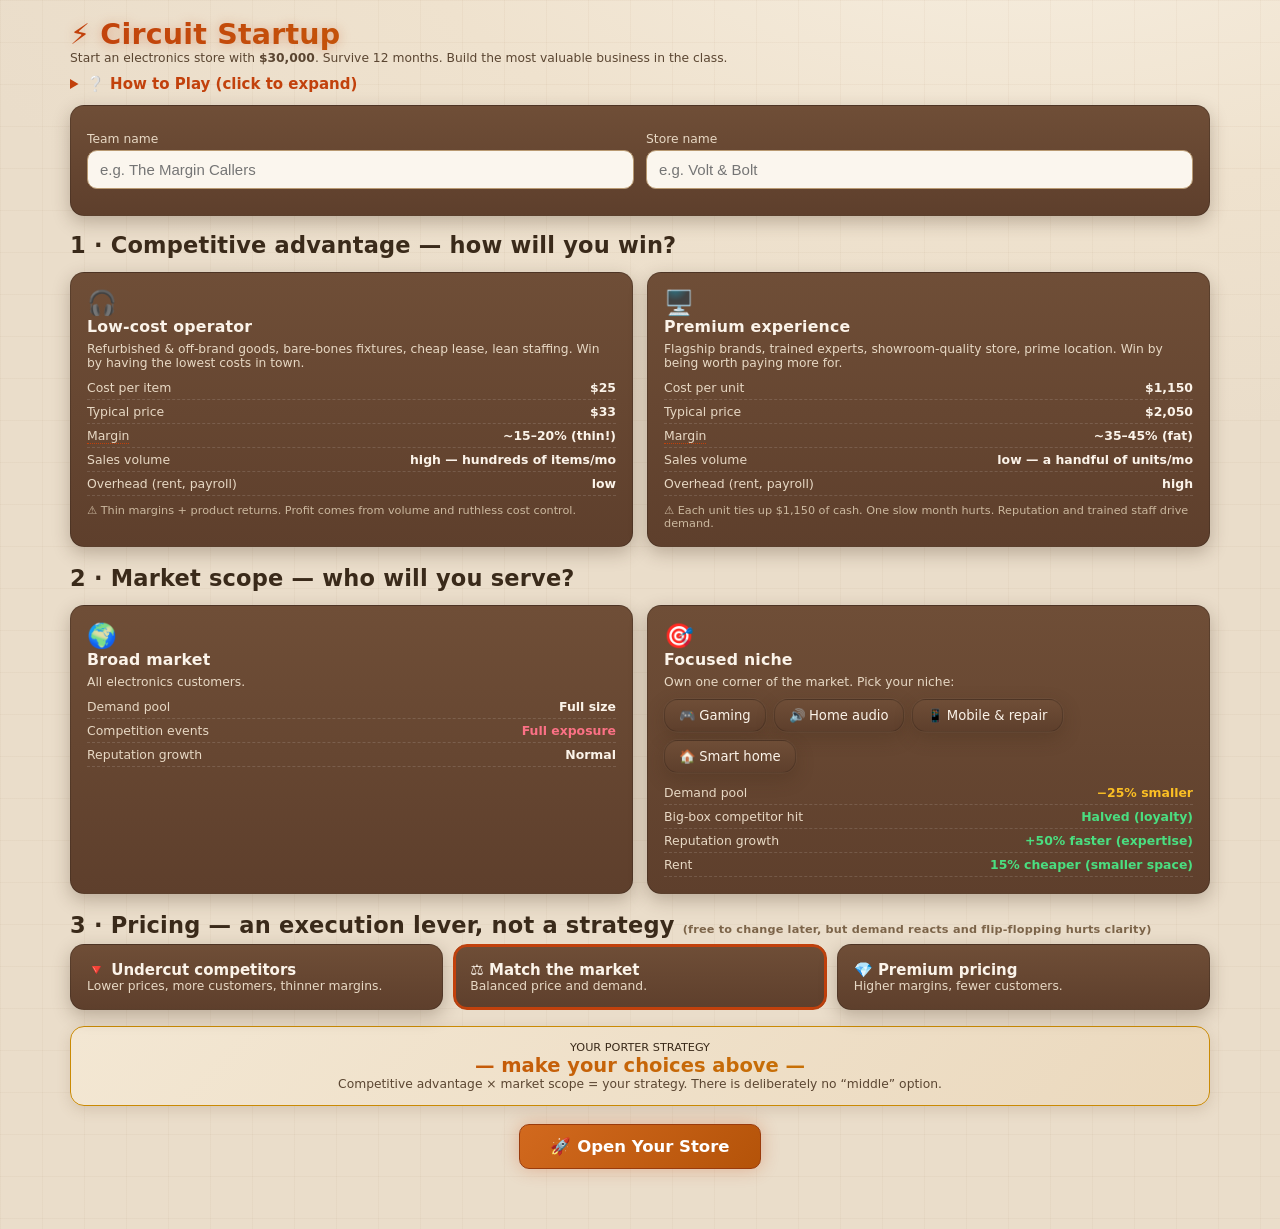
<file: index.html>
<!DOCTYPE html>
<html lang="en">
<head>
<meta charset="UTF-8">
<meta http-equiv="Cache-Control" content="no-cache, must-revalidate">
<meta name="viewport" content="width=device-width, initial-scale=1.0">
<title>Circuit Startup — Electronics Store Simulation</title>
<style>
:root{
  --bg:#EADDCA; --bg2:#E0CFB6; --card:#6F4E37; --card2:#5E3F2C;
  --line:#C9B396; --ink:#3A2A1A; --ink2:#5B4632; --muted:#7C6449;
  --cink:#FBF3E9; --cink2:#E7D8C4; --cmuted:#CBB89F;
  --accent:#C2410C; --accent2:#CA8A04; --good:#4ADE80; --warn:#FBBF24; --bad:#FB7185;
  --glow:rgba(194,65,12,.18);
  --chart:#F59E0B;
  --radius:14px;
  font-size:15px;
}
*{box-sizing:border-box; margin:0; padding:0}
body{
  background:
    linear-gradient(rgba(150,110,70,.05) 1px, transparent 1px),
    linear-gradient(90deg, rgba(150,110,70,.05) 1px, transparent 1px),
    radial-gradient(1400px 700px at 80% -10%, #F7EFE1 0%, #EFE2CE 45%, var(--bg) 80%);
  background-size:42px 42px, 42px 42px, auto;
  color:var(--ink); font-family:"Segoe UI", system-ui, -apple-system, Roboto, sans-serif;
  min-height:100vh;
}
button{font-family:inherit}
h1,h2,h3{font-weight:700; letter-spacing:.2px}
.wrap{max-width:1180px; margin:0 auto; padding:18px 20px 60px}
.small{font-size:.82rem; color:var(--ink2)}
.tiny{font-size:.75rem; color:var(--muted)}
.money{font-variant-numeric:tabular-nums; font-family:Consolas,"SF Mono","Cascadia Mono",Menlo,monospace}
.good{color:var(--good)} .bad{color:var(--bad)} .warn{color:var(--warn)}
.hidden{display:none !important}

.card{background:linear-gradient(180deg,var(--card),var(--card2)); border:1px solid rgba(0,0,0,.18);
  border-radius:var(--radius); padding:16px; color:var(--cink);
  box-shadow:0 6px 18px rgba(60,38,20,.28), 0 0 0 1px rgba(255,255,255,.04)}
.btn{cursor:pointer; border:1px solid #B99A72; background:#EFE0C7; color:#3A2A1A;
  padding:8px 14px; border-radius:10px; font-size:.9rem; transition:transform .06s, background .15s, box-shadow .15s}
.btn:hover{background:#E6D2B0; box-shadow:0 0 12px var(--glow)}
.btn:active{transform:scale(.97)}
.btn.primary{background:linear-gradient(135deg,#D2691E,#B45309); border-color:#9A3B0C; color:#fff; font-weight:700;
  box-shadow:0 0 18px rgba(194,65,12,.3)}
.btn.primary:hover{filter:brightness(1.08)}
.btn.danger{background:#C2410C; border-color:#9A3B0C; color:#fff}
.btn .cost{color:#B45309}
.btn.primary .cost,.btn.danger .cost{color:#ffe4c4}
.btn.ghost{background:transparent}
.btn:disabled{opacity:.42; cursor:not-allowed; transform:none}
.btn .cost{font-weight:700; margin-left:6px}
.pill{display:inline-block; padding:2px 10px; border-radius:999px; font-size:.72rem; border:1px solid var(--line); color:var(--ink2)}
.offstrat{color:var(--bad); font-size:.72rem; font-weight:700}
.onstrat{color:var(--good); font-size:.72rem; font-weight:700}

.tt{border-bottom:1px dotted var(--accent); cursor:help; position:relative}
.tt:hover::after{
  content:attr(data-tip); position:absolute; left:0; bottom:130%; z-index:50; width:260px;
  background:#3A2A1A; border:1px solid var(--accent); color:#FBF3E9; padding:9px 11px;
  border-radius:10px; font-size:.78rem; line-height:1.35; box-shadow:0 8px 20px rgba(0,0,0,.5);
  white-space:normal; font-weight:400;
}

/* ---------- setup ---------- */
.logo{font-size:1.9rem; background:linear-gradient(90deg,var(--accent),var(--accent2));
  -webkit-background-clip:text; background-clip:text; color:transparent;
  filter:drop-shadow(0 1px 6px rgba(194,65,12,.35))}
.setup-grid{display:grid; grid-template-columns:repeat(auto-fit,minmax(300px,1fr)); gap:14px; margin-top:14px}
.choice-card{cursor:pointer; position:relative; transition:border-color .15s, transform .1s}
.choice-card:hover{transform:translateY(-2px)}
.choice-card.sel{border-color:var(--accent); box-shadow:0 0 0 2px var(--accent) inset}
.choice-card h3{font-size:1.05rem; margin-bottom:2px}
.choice-card .icon{font-size:1.6rem}
.stat-row{display:flex; justify-content:space-between; padding:4px 0; border-bottom:1px dashed #CBB69A; font-size:.83rem}
.stat-row span:first-child{color:var(--ink2)}
.field{margin:10px 0}
.field label{display:block; font-size:.82rem; color:var(--ink2); margin-bottom:4px}
.field input{width:100%; padding:10px 12px; border-radius:10px; border:1px solid #B99A72;
  background:#FBF6EE; color:#3A2A1A; font-size:1rem}
.field input:focus{outline:none; border-color:var(--accent); box-shadow:0 0 10px var(--glow)}
.price-opts{display:flex; gap:10px; flex-wrap:wrap; margin-top:6px}
.price-opt{flex:1; min-width:170px; cursor:pointer}
.price-opt.sel,.niche-chip.sel{border-color:var(--accent); box-shadow:0 0 0 2px var(--accent) inset}
.niche-chips{display:flex; gap:8px; flex-wrap:wrap; margin-top:10px}
.niche-chip{cursor:pointer; padding:8px 14px; font-size:.88rem}
.porter-banner{margin-top:16px; padding:14px 18px; border:1px solid var(--accent2); border-radius:var(--radius);
  background:linear-gradient(135deg,#F3E7D3,#EBD9BE); text-align:center; box-shadow:0 4px 14px rgba(120,90,60,.18)}
.porter-banner .pname{font-size:1.3rem; font-weight:900;
  background:linear-gradient(90deg,var(--accent),var(--accent2)); -webkit-background-clip:text; background-clip:text; color:transparent}

/* ---------- dashboard ---------- */
.dash{display:grid; grid-template-columns:repeat(auto-fit,minmax(148px,1fr)); gap:10px; margin:12px 0}
.dash .card{padding:10px 14px}
.dash .lbl{font-size:.7rem; text-transform:uppercase; letter-spacing:.8px; color:var(--muted)}
.dash .val{font-size:1.2rem; font-weight:800; margin-top:2px}
#cashVal.c-good{color:var(--good)} #cashVal.c-warn{color:var(--warn)} #cashVal.c-bad{color:var(--bad)}
.meter{height:8px; background:rgba(0,0,0,.24); border-radius:99px; overflow:hidden; margin-top:6px}
.meter i{display:block; height:100%; background:linear-gradient(90deg,var(--bad),var(--warn),var(--good)); border-radius:99px}
.clarity-strong{color:var(--good)} .clarity-wobble{color:var(--warn)} .clarity-stuck{color:var(--bad)}

/* ---------- demand preview ---------- */
.preview{border:1px solid var(--accent); margin-top:12px; box-shadow:0 0 20px var(--glow)}
.preview h3{color:#FDBA74}
.stack{list-style:none; margin-top:6px}
.stack li{display:flex; justify-content:space-between; padding:3px 0; font-size:.85rem;
  border-bottom:1px dashed #CBB69A; color:var(--ink2)}
.stack li b{color:var(--ink)}
.stack li.res{border-top:2px solid var(--line); border-bottom:none; font-weight:800; color:var(--ink)}
.stack .pos{color:var(--good)} .stack .neg{color:var(--bad)} .stack .neu{color:var(--muted)}
.bindwarn{margin-top:8px; padding:8px 10px; border:1px solid var(--warn); border-radius:10px; font-size:.82rem; color:var(--warn)}

/* ---------- decision grid ---------- */
.decisions{display:grid; grid-template-columns:repeat(auto-fit,minmax(330px,1fr)); gap:14px; margin-top:14px}
.dcard h3{display:flex; align-items:center; gap:8px; font-size:1rem; margin-bottom:8px}
.dcard .row{display:flex; align-items:center; justify-content:space-between; gap:8px; padding:7px 0; border-bottom:1px dashed #CBB69A}
.dcard .row:last-child{border-bottom:none}
.dcard .desc{flex:1; font-size:.83rem; color:var(--ink2)}
.dcard .desc b{color:var(--ink)}
.qty{display:flex; align-items:center; gap:6px}
.qty input{width:74px; text-align:center; padding:6px; border-radius:8px; border:1px solid #B99A72; background:#FBF6EE; color:#3A2A1A}
.owned{color:var(--good); font-size:.8rem; font-weight:700}

.topbar{display:flex; align-items:center; justify-content:space-between; gap:12px; flex-wrap:wrap}
.month-chip{font-size:1rem; font-weight:800; padding:6px 14px; border-radius:10px; background:#6F4E37; color:#FBF3E9; border:1px solid #5E3F2C}
.season{font-size:.78rem; color:#B45309; font-weight:600}

/* ---------- chart ---------- */
.chartbox{margin-top:10px}
.chartbox svg{width:100%; height:150px; display:block}
.chartbox text{fill:var(--muted); font-size:10px}
.chartbox .axis{stroke:rgba(255,255,255,.15); stroke-width:1}
.chartbox .cashline{stroke:var(--chart); stroke-width:2; fill:none; stroke-linejoin:round; stroke-linecap:round}
.chartbox .dot{fill:var(--chart)}
.chartbox .hover-target{fill:transparent; cursor:pointer}
.chartbox .lastlbl{fill:var(--ink); font-weight:700; font-size:11px}

/* ---------- modal ---------- */
.modal-bg{position:fixed; inset:0; background:rgba(4,8,20,.75); display:flex; align-items:center;
  justify-content:center; z-index:100; padding:16px; overflow:auto}
.modal{max-width:680px; width:100%; max-height:92vh; overflow:auto}
.modal h2{margin-bottom:10px}
.pnl{width:100%; border-collapse:collapse; margin:8px 0}
.pnl td{padding:5px 4px; font-size:.88rem; border-bottom:1px dashed #CBB69A}
.pnl td:last-child{text-align:right; font-variant-numeric:tabular-nums}
.pnl tr.total td{border-top:2px solid var(--line); border-bottom:none; font-weight:800}
.event-card{border:1px solid var(--line); border-radius:12px; padding:12px; margin:10px 0}
.event-card.good{border-color:var(--good)} .event-card.bad{border-color:var(--bad)} .event-card.mixed{border-color:var(--warn)}
.nextmonth{border:1px dashed var(--accent2); border-radius:12px; padding:10px 12px; margin-top:10px}
.nextmonth li{list-style:none; font-size:.82rem; color:var(--ink2); padding:2px 0}

/* ---------- toasts ---------- */
#toasts{position:fixed; right:16px; top:16px; z-index:200; display:flex; flex-direction:column; gap:8px}
.toast{background:#FBF6EE; color:#3A2A1A; border:1px solid #C9B396; border-left:4px solid var(--accent);
  padding:10px 14px; border-radius:10px; font-size:.85rem; box-shadow:0 8px 24px rgba(0,0,0,.5);
  animation:pop .18s ease-out; max-width:320px}
.toast.spend{border-left-color:var(--warn)} .toast.earn{border-left-color:var(--good)} .toast.err{border-left-color:var(--bad)}
@keyframes pop{from{transform:translateY(-8px); opacity:0} to{transform:none; opacity:1}}

/* ---------- final screens ---------- */
.score-big{font-size:3.2rem; font-weight:900; text-align:center; margin:12px 0;
  background:linear-gradient(90deg,var(--accent),var(--accent2)); -webkit-background-clip:text; background-clip:text; color:transparent;
  filter:drop-shadow(0 2px 8px rgba(194,65,12,.3))}
.badges{display:flex; gap:10px; flex-wrap:wrap; justify-content:center; margin:10px 0}
.badge{padding:8px 14px; border-radius:12px; background:#EFE0C7; color:#3A2A1A; border:1px solid var(--accent2); font-weight:700; font-size:.9rem;
  box-shadow:0 3px 10px rgba(120,90,60,.18)}
.timeline li{list-style:none; padding:5px 0 5px 14px; border-left:2px solid var(--line); font-size:.85rem; color:var(--ink2)}
.debrief li{margin:10px 0 10px 18px; font-size:.92rem; line-height:1.45}
.verdict{border:1px solid var(--accent2); border-radius:var(--radius); padding:14px 18px; margin:14px 0;
  background:linear-gradient(135deg,#F3E7D3,#EBD9BE); box-shadow:0 4px 14px rgba(120,90,60,.18)}

/* ---------- guide ---------- */
details.howto{margin:10px 0}
details.howto summary{cursor:pointer; font-weight:700; color:var(--accent)}
details.howto .card{margin-top:8px}
.guide{font-size:.88rem; line-height:1.55; color:var(--ink2)}
.guide h3{color:var(--ink); margin:14px 0 4px; font-size:.95rem}
.guide h3:first-child{margin-top:0}
.guide b{color:var(--ink)}
.guide ul{margin:4px 0 4px 20px}
.guide .ex{background:#10224e; border:1px solid var(--line); border-radius:10px; padding:10px 12px; margin:6px 0; font-size:.82rem}

/* ============================================================
   MOBILE / TOUCH — single column, 44px touch targets,
   stacked decision rows, readable type.
   ============================================================ */
@media (max-width:760px){
  :root{font-size:16px}   /* must be :root — it out-specifies a bare html selector */
  .wrap{padding:14px 14px 56px}

  /* grids collapse; minmax(0,…) lets tracks shrink below min-content */
  .decisions{grid-template-columns:minmax(0,1fr)}
  .setup-grid{grid-template-columns:minmax(0,1fr)}
  .dash{grid-template-columns:repeat(2,minmax(0,1fr)); gap:10px}
  .card,.dcard .row,.dcard .desc,.qty,.dash .card{min-width:0}
  .qty input{min-width:0}

  /* decision rows stack: description above, full-width control below */
  .dcard .row{flex-direction:column; align-items:stretch; gap:9px; padding:11px 0}
  .dcard .desc{font-size:.9rem}
  .dcard .row .btn{width:100%; justify-content:center}
  .qty{width:100%; display:flex}
  .qty input{flex:1; width:auto; height:46px; font-size:1rem}
  .qty .btn{flex:0 0 auto; width:auto}
  .dcard h3{flex-wrap:wrap; row-gap:6px}

  /* touch targets */
  .btn{min-height:44px; padding:11px 15px; white-space:normal; max-width:100%}
  .price-opt,.seg-card,.niche-chip{min-width:0}

  /* setup */
  .card > div[style*="grid-template-columns:1fr 1fr"]{grid-template-columns:minmax(0,1fr) !important}
  .price-opts{flex-direction:column}
  .price-opt{min-width:0; width:100%}

  /* header */
  .topbar{gap:9px}
  .topbar h1{font-size:1.15rem}
  .month-chip{font-size:.88rem; padding:6px 11px}

  /* chart a little taller so it reads on a small screen */
  .chartbox svg{height:190px}

  /* modals */
  .modal-bg{padding:10px}
  .modal{max-height:94vh}
  .pnl td{font-size:.86rem; padding:7px 3px}

  /* type sizes */
  .small{font-size:.86rem}
  .tiny{font-size:.78rem}
  .dash .lbl{font-size:.72rem}
  .dash .val{font-size:1.3rem}
  .pill{font-size:.74rem}

  /* tooltips become a pinned bottom hint bar so they can't overflow */
  .tt:hover::after,.tt:active::after{
    content:attr(data-tip); position:fixed; left:10px; right:auto; bottom:14px; top:auto;
    width:calc(100vw - 20px); z-index:300; font-size:.83rem;
  }
  #toasts{left:10px; right:auto; top:10px; width:auto; max-width:calc(100vw - 20px)}
  .toast{max-width:100%; font-size:.84rem}
}
@media (max-width:340px){ .dash{grid-template-columns:minmax(0,1fr)} }

/* ============================================================
   Card-scoped light text — cards are dark coffee brown (#6F4E37).
   Placed last so equal-specificity base rules never override it.
   ============================================================ */
.card, .card h2, .card h3, .card .val, .card p, .card li, .card td,
.card .desc b, .card .stack li b, .card .stack li.res, .card .guide b,
.card .guide h3, .card .debrief li{color:var(--cink)}
.card .small, .card .desc, .card .dcard .desc, .card .stat-row span:first-child,
.card .pill, .card .bills li, .card .stack li, .card .timeline li, .card .guide,
.card .nextmonth li, .card .field label{color:var(--cink2)}
.card .tiny, .card .lbl{color:var(--cmuted)}
.card .chartbox text{fill:var(--cmuted)}
.card .lastlbl{fill:var(--cink)}
.card .stack .pos{color:#86efac} .card .stack .neg{color:#fda4af} .card .stack .neu{color:var(--cmuted)}
.card .good{color:var(--good)} .card .bad{color:var(--bad)} .card .warn{color:var(--warn)}
.card .owned{color:var(--good)} .card .offstrat{color:#fda4af} .card .onstrat{color:#86efac}
.card .stat-row, .card .pnl td, .card .dcard .row, .card .row{border-bottom-color:rgba(255,255,255,.13)}
.card .stack li{border-bottom-color:rgba(255,255,255,.13)}
.card .pnl tr.total td, .card .stack li.res{border-top-color:rgba(255,255,255,.28)}
.card .pill{border-color:rgba(255,255,255,.22)}
.card .timeline li{border-left-color:rgba(255,255,255,.22)}
.card .meter{background:rgba(0,0,0,.24)}
.card .guide .ex{background:rgba(0,0,0,.2); border-color:rgba(255,255,255,.14)}
.card .tt:hover::after{color:#FBF3E9}
/* light warm boxes that sit on the cream page keep dark text */
.porter-banner, .porter-banner .small, .porter-banner .tiny,
.verdict, .verdict .small, .verdict h3{color:var(--ink)}
.porter-banner .small, .verdict .small{color:var(--ink2)}
</style>
</head>
<body>

<!-- ============================================================
     GAME ENGINE — pure logic, no DOM. (Extracted & unit-simulated
     by a headless harness; keep this block free of document/window.)
     ============================================================ -->
<script id="engine">
"use strict";
/* ---------- seeded RNG ---------- */
function hashStr(s){let h=1779033703^s.length;for(let i=0;i<s.length;i++){h=Math.imul(h^s.charCodeAt(i),3432918353);h=(h<<13)|(h>>>19);}return h>>>0;}
function mulberry32(a){return function(){a|=0;a=(a+0x6D2B79F5)|0;let t=Math.imul(a^(a>>>15),1|a);t=(t+Math.imul(t^(t>>>7),61|t))^t;return ((t^(t>>>14))>>>0)/4294967296;};}

const MONTH_NAMES=["January","February","March","April","May","June","July","August","September","October","November","December"];
const SEASON=[0.92,0.90,0.96,1.00,1.00,1.02,1.00,1.12,1.18,1.02,1.38,1.68];
const START_CASH=30000;
const LUCK_RANGE=0.10;               /* ±10% random variation, disclosed up front */

/* ---------- competitive advantage archetypes ---------- */
const ARCHETYPES={
  lowcost:{
    key:"lowcost", icon:"🎧", name:"Low-cost operator",
    blurb:"Refurbished & off-brand goods, bare-bones fixtures, cheap lease, lean staffing. Win by having the lowest costs in town.",
    unitCost:25, basePrice:33, unitLabel:"item",
    baseDemand:450, staffCap:650, staffCapTrained:720,
    startStaff:1, staffCost:1150, trainedCost:1350,
    rent:1000, utilities:180,
    defectRate:0.02, seasonSens:0.55, repSens:0.5,
    mkt:{social:0.15, local:0.18, influencer:0.10, sale:0.45},
    priceMults:{undercut:{p:0.92,d:1.30}, match:{p:1,d:1}, premium:{p:1.10,d:0.60}},
    startup:{license:500, deposit:1500, fixtures:1400, pos:800, initUnits:380},
    marginNote:"~15–20% (thin!)", volumeNote:"high — hundreds of items/mo", overheadNote:"low",
    riskNote:"Thin margins + product returns. Profit comes from volume and ruthless cost control.",
    catNames:["Phone repair parts","Prepaid SIM & top-ups"],
    serviceName:"Phone repair counter",
    goodScore:50000, greatScore:80000,
  },
  premium:{
    key:"premium", icon:"🖥️", name:"Premium experience",
    blurb:"Flagship brands, trained experts, showroom-quality store, prime location. Win by being worth paying more for.",
    unitCost:1150, basePrice:2050, unitLabel:"unit",
    baseDemand:5.2, staffCap:5, staffCapTrained:7,
    startStaff:1, staffCost:1500, trainedCost:1800,
    rent:2000, utilities:300,
    defectRate:0.01, seasonSens:1.15, repSens:1.2,
    mkt:{social:0.10, local:0.12, influencer:0.25, sale:0.05},
    priceMults:{undercut:{p:0.90,d:1.10}, match:{p:1,d:1}, premium:{p:1.06,d:0.90}},
    startup:{license:800, deposit:3600, fixtures:4200, pos:1500, initUnits:7},
    marginNote:"~35–45% (fat)", volumeNote:"low — a handful of units/mo", overheadNote:"high",
    riskNote:"Each unit ties up $1,150 of cash. One slow month hurts. Reputation and trained staff drive demand.",
    catNames:["Premium audio","Smart-home installs"],
    serviceName:"White-glove install & warranty desk",
    goodScore:45000, greatScore:75000,
  },
};
/* ---------- market scope ---------- */
const NICHES={
  gaming:{icon:"🎮", name:"Gaming", catNames:["Retro consoles","PC components"], serviceName:"Console repair & mod bench"},
  audio:{icon:"🔊", name:"Home audio", catNames:["Vinyl & turntables","Acoustic treatment"], serviceName:"Room-tuning & install service"},
  mobile:{icon:"📱", name:"Mobile & repair", catNames:["Cases & accessories","Trade-in program"], serviceName:"Same-day repair counter"},
  smarthome:{icon:"🏠", name:"Smart home", catNames:["Security cameras","Smart lighting"], serviceName:"Whole-home install service"},
};
const SCOPE={
  broad:{demandScale:1.0, rentScale:1.0, repGain:1.0, bigboxMult:0.85, depositScale:1.0,
    note:"Bigger demand pool; full exposure to competition events."},
  niche:{demandScale:0.75, rentScale:0.85, repGain:1.5, bigboxMult:0.93, depositScale:0.88,
    note:"Smaller pool, but loyal fans, faster reputation growth, and partial protection from big-box competitors."},
};
function porterName(advantage,scope){
  return advantage==="lowcost"?(scope==="broad"?"Cost Leadership":"Cost Focus")
                              :(scope==="broad"?"Differentiation":"Differentiation Focus");
}
function porterDesc(advantage,scope){
  const how=advantage==="lowcost"?"win by having the lowest costs":"win by offering an experience worth paying more for";
  const who=scope==="broad"?"across the whole market":"inside a niche you serve better than anyone";
  return "You "+how+", "+who+".";
}

const MARKETING={
  none:{name:"No marketing", cost:0},
  social:{name:"Social media ads", cost:450, desc:"Cheap reach."},
  local:{name:"Local ads (radio/flyers)", cost:650, desc:"Reliable local traffic."},
  influencer:{name:"Influencer unboxing", cost:1300, desc:"Moves premium product."},
  sale:{name:"Sale event weekend", cost:800, desc:"Huge for low-cost volume."},
};
const IMPROVEMENTS={
  displays:{name:"Better displays", cost:900, desc:"+5% demand permanently."},
  demo:{name:"Demo stations", cost:1400, desc:"Let customers try products. +8% demand (+12% premium)."},
  security:{name:"Security upgrade", cost:1200, desc:"Cuts shrinkage (theft/loss) from 2% to 0.5% of stock monthly; blunts theft events."},
};
const INSURANCE_COST=180;
const SECURITY_BASE=100;
const SERVICE_LAUNCH=1500;
const HIRE_FEE=400, TRAIN_COST=600, SEVERANCE=300;
const CAT_COST=800;
const LOAN_STEP=5000, LOAN_MAX=15000, LOAN_APR=0.08, LOAN_MONTHS=12;
const LOAN_MR=LOAN_APR/12;
const FAM_STEP=2500, FAM_MAX=10000, FAM_RISK=0.12;
const CROWD_COST=500;
const INVESTOR_CASH=8000, INVESTOR_EQUITY=0.15;

function loanMonthlyFor(balance){
  return Math.ceil(balance*LOAN_MR/(1-Math.pow(1+LOAN_MR,-LOAN_MONTHS)));
}

function createGame(teamName,storeName,advantage,scope,nicheType,pricing){
  const a=ARCHETYPES[advantage], sc=SCOPE[scope];
  const seed=hashStr(teamName+"|"+storeName+"|"+advantage+"|"+scope+"|"+(nicheType||""));
  const st={
    teamName, storeName, advantage, scope, nicheType:scope==="niche"?nicheType:null, pricing,
    seed, _rng:mulberry32(seed),
    month:0, phase:"decide", gameOver:false, bankrupt:false,
    cash:START_CASH,
    units:0, invCost:a.unitCost,
    staff:a.startStaff, trained:0,
    rep:50,
    coherence:100, cohBonus:0, cohHistory:[], cohLog:[], monthIncoherent:false,
    bank:{balance:0, payment:0, borrowed:0},
    fam:{balance:0, lastBorrowMonth:-9, planRemaining:0, planMonthly:0},
    equity:0,
    insurance:false, security:false, displays:false, demo:false,
    services:false, serviceLevel:0, cats:0,
    marketing:"none",
    costHike:0, nextDemandBonus:0, discountStock:false, competitor:false,
    crowdUsed:false, crowdPending:0,
    investorRounds:0, investorLastFail:-9,
    bulkOffer:null, bulkPending:null,
    liquidatedThisMonth:false,
    priceChangeMonths:[],
    lastEventNeg:false, lastEventId:null, firedOnce:{},
    monthSpend:{}, minCash:START_CASH,
    history:[], log:[], startupBill:null, famEmergency:null,
  };
  /* startup purchases — scope adjusts deposit/inventory sizing */
  const su=a.startup;
  const initUnits=Math.round(su.initUnits*(scope==="niche"?0.78:1));
  const deposit=Math.round(su.deposit*sc.depositScale/50)*50;
  st.units=initUnits;
  const inv=initUnits*a.unitCost;
  const bill=[["Business license & permits",su.license],["Store lease deposit"+(advantage==="premium"?" (prime location)":""),deposit],
    ["Shelving, fixtures & security"+(advantage==="premium"?" (showroom grade)":""),su.fixtures],["Point-of-sale system",su.pos],
    ["Initial inventory ("+initUnits+" "+a.unitLabel+"s)",inv]];
  const total=bill.reduce((x,b)=>x+b[1],0);
  st.cash-=total;
  st.startupBill={items:bill,total};
  st.log.push({m:0,txt:"Opened "+storeName+" — "+porterName(advantage,scope)+(st.nicheType?" ("+NICHES[st.nicheType].name+" niche)":"")+". Startup costs $"+total.toLocaleString()+"."});
  st.minCash=Math.min(st.minCash,st.cash);
  return st;
}

function arch(st){return ARCHETYPES[st.advantage];}
function scopeOf(st){return SCOPE[st.scope];}
function catNames(st){return st.nicheType?NICHES[st.nicheType].catNames:arch(st).catNames;}
function serviceName(st){return st.nicheType?NICHES[st.nicheType].serviceName:arch(st).serviceName;}
function rng(st){return st._rng();}
function repUp(st,amt){st.rep=Math.min(95,st.rep+amt*scopeOf(st).repGain);return amt*scopeOf(st).repGain;}
function repDown(st,amt){st.rep=Math.max(5,st.rep-amt);}

function price(st){
  const a=arch(st);
  let p=a.basePrice*a.priceMults[st.pricing].p;
  if(st.discountStock) p*=0.88;
  return p;
}
function staffCapacity(st){
  const a=arch(st);
  return (st.staff-st.trained)*a.staffCap + st.trained*a.staffCapTrained;
}
function rentOf(st){return Math.round(arch(st).rent*scopeOf(st).rentScale/10)*10;}
function burnRate(st){
  const a=arch(st);
  let b=rentOf(st)+a.utilities+SECURITY_BASE;
  b+=(st.staff-st.trained)*a.staffCost + st.trained*a.trainedCost;
  if(st.insurance)b+=INSURANCE_COST;
  b+=Math.min(st.bank.balance>0?st.bank.payment:0, st.bank.balance+Math.round(st.bank.balance*LOAN_MR));
  b+=Math.min(st.fam.planRemaining, st.fam.planMonthly);
  return Math.round(b);
}
function inventoryValue(st){return Math.round(st.units*st.invCost);}
function effUnitCost(st){return Math.round(arch(st).unitCost*(st.costHike>0?1.10:1));}
function seasonMult(st,m){return 1+(SEASON[m]-1)*arch(st).seasonSens;}
function totalDebt(st){return Math.round(st.bank.balance+st.fam.balance);}
function seasonLabel(m){
  if(m===10||m===11)return"🎄 HOLIDAY SURGE — biggest demand of the year!";
  if(m===7||m===8)return"🎒 Back-to-school bump";
  if(m===9)return"🎄 Holiday season starts next month — stock up NOW!";
  if(m===6)return"Back-to-school bump starts next month";
  if(m===0||m===1)return"❄️ Post-holiday slump — demand is soft";
  return"Normal season";
}

/* ---------- strategy coherence ---------- */
function clarityOf(coh){return coh>=80?"strong":coh>=50?"wobble":"stuck";}
function clarityLabel(coh){return coh>=80?"Strong":coh>=50?"Wobbling":"Stuck in the middle";}
function addIncoherence(st,pts,why){
  st.coherence=Math.max(0,st.coherence-pts);
  st.monthIncoherent=true;
  st.cohLog.push({m:st.month,why,pts});
  return "⚠️ Off-strategy: "+why+" (clarity −"+pts+")";
}
function coherenceDemandFactor(st){
  return clarityOf(st.coherence)==="stuck"?0.90:1+st.cohBonus/100;
}
function isOffStrategy(st,what){ /* used by UI to label options before purchase */
  if(st.advantage==="lowcost")return what==="influencer"||what==="demo"||what==="premiumPricing";
  return what==="sale"||what==="undercutPricing"||what==="liquidate";
}

/* ---------- demand stack (single source of truth for projection AND results) ---------- */
function demandStack(st,luck){
  const a=arch(st);
  const items=[];
  const base=Math.round(a.baseDemand*scopeOf(st).demandScale*(1+0.10*st.cats));
  items.push({label:"Base demand"+(st.cats?" (incl. "+st.cats+" extra product line"+(st.cats>1?"s":"")+")":"")+(st.scope==="niche"?" — "+NICHES[st.nicheType].name+" niche":""),
    kind:"base", value:base});
  let d=base;
  function f(label,mult){
    if(Math.abs(mult-1)<0.0005)return;
    items.push({label,kind:"pct",pct:Math.round((mult-1)*100)});
    d*=mult;
  }
  f("Seasonality ("+MONTH_NAMES[st.month]+")",seasonMult(st,st.month));
  f("Pricing: "+st.pricing,a.priceMults[st.pricing].d);
  if(st.marketing!=="none")f(MARKETING[st.marketing].name,1+a.mkt[st.marketing]);
  f("Reputation ("+Math.round(st.rep)+"/100)",Math.max(0.3,1+(st.rep-50)/100*a.repSens));
  const impf=1+(st.displays?0.05:0)+(st.demo?(st.advantage==="premium"?0.12:0.08):0);
  f("Store upgrades",impf);
  if(st.nextDemandBonus)f("Event traffic",1+st.nextDemandBonus);
  if(st.competitor)f("Big-box competitor"+(st.scope==="niche"?" (niche protection)":""),scopeOf(st).bigboxMult);
  const coh=coherenceDemandFactor(st);
  if(clarityOf(st.coherence)==="stuck")
    items.push({label:"Customers are confused about what your store stands for",kind:"pct",pct:-10}),d*=0.90;
  else if(st.cohBonus>0)
    items.push({label:"Strategy clarity — customers know what you stand for",kind:"pct",pct:st.cohBonus}),d*=coh;
  if(luck!==null&&luck!==undefined){
    items.push({label:"Random variation this month",kind:"pct",pct:Math.round((luck-1)*100)});
    d*=luck;
  }
  return {items, demand:Math.round(d),
    low:Math.round(d*(1-LUCK_RANGE)), high:Math.round(d*(1+LUCK_RANGE))};
}
function projectedServiceRev(st){
  return st.services?Math.round(st.serviceLevel*(0.7+st.rep/100*0.6)):0;
}
function projectRevenue(st){
  const stk=demandStack(st,null);
  const cap=Math.round(staffCapacity(st));
  const p=price(st);
  const a=arch(st);
  const soldLow=Math.min(stk.low,st.units,cap), soldHigh=Math.min(stk.high,st.units,cap);
  const revLow=Math.round(soldLow*p*(1-a.defectRate))+projectedServiceRev(st);
  const revHigh=Math.round(soldHigh*p*(1-a.defectRate))+projectedServiceRev(st);
  let binding=null;
  if(st.units<stk.low)binding="inventory";
  else if(cap<stk.low)binding="staff";
  else if(st.units<stk.high)binding="inventory-high";
  else if(cap<stk.high)binding="staff-high";
  return {stack:stk, cap, price:Math.round(p), soldLow, soldHigh, revLow, revHigh, binding};
}

/* ---------- month start: recurring bills ---------- */
function startMonth(st){
  const a=arch(st), lines=[];
  st.phase="decide"; st.marketing="none"; st.liquidatedThisMonth=false;
  st.monthSpend={}; st.monthIncoherent=false; st.famEmergency=null;
  lines.push(["Rent",rentOf(st)],["Payroll ("+st.staff+" staff)",(st.staff-st.trained)*a.staffCost+st.trained*a.trainedCost],
    ["Utilities",a.utilities],["Security system",SECURITY_BASE]);
  if(st.insurance)lines.push(["Insurance premium",INSURANCE_COST]);
  if(st.bank.balance>0){
    const interest=Math.round(st.bank.balance*LOAN_MR);
    const pay=Math.min(st.bank.balance+interest,st.bank.payment);
    st.bank.balance=Math.max(0,st.bank.balance+interest-pay);
    if(st.bank.balance<1){st.bank.balance=0;st.bank.payment=0;}
    lines.push(["Bank loan payment (incl. $"+interest+" interest)",pay]);
  }
  if(st.fam.planRemaining>0){
    const pay=Math.min(st.fam.planRemaining,st.fam.planMonthly);
    st.fam.planRemaining-=pay;st.fam.balance=Math.max(0,st.fam.balance-pay);
    lines.push(["Family payment plan",pay]);
  }
  const total=lines.reduce((x,b)=>x+b[1],0);
  st.cash-=total;
  st.recurring={lines,total};
  if(st.crowdPending>0){
    st.cash+=st.crowdPending;
    st.log.push({m:st.month,txt:"Crowdfunding paid out $"+st.crowdPending.toLocaleString()+"."});
    st.crowdCollected=st.crowdPending; st.crowdPending=0;
  } else st.crowdCollected=0;
  if(st.bulkPending){
    st.cash+=st.bulkPending.payout;
    st.log.push({m:st.month,txt:"Corporate bulk order delivered: +$"+st.bulkPending.payout.toLocaleString()+"."});
    st.bulkPaid=st.bulkPending.payout; st.bulkPending=null;
  } else st.bulkPaid=0;
  /* family emergency — never in the borrow month, never in the first 3 months */
  if(st.fam.balance>0&&st.fam.planRemaining<=0&&st.month>=3&&st.month!==st.fam.lastBorrowMonth){
    if(rng(st)<FAM_RISK){
      const need=Math.round(st.fam.balance*0.25);
      if(st.cash>need+1){
        st.cash-=need;st.fam.balance-=need;
        st.famEmergency={paid:true,amount:need,
          txt:"Family emergency! They needed 25% of their money back — you paid $"+need.toLocaleString()+" on the spot."};
      }else{
        repDown(st,5);
        st.fam.planRemaining=need;st.fam.planMonthly=Math.ceil(need/4);
        st.famEmergency={paid:false,amount:need,
          txt:"Family emergency! They needed $"+need.toLocaleString()+" back NOW and you couldn't pay. Word got around (reputation −5) and you're forced onto a payment plan of $"+st.fam.planMonthly.toLocaleString()+"/mo until it's covered."};
      }
      st.log.push({m:st.month,txt:"EVENT — "+st.famEmergency.txt});
    }
  }
  st.minCash=Math.min(st.minCash,st.cash);
  if(st.cash<=0){bankrupt(st,"Monthly bills of $"+total.toLocaleString()+" drained the last of the cash.");}
  return {lines,total};
}

/* ---------- decision actions (all return {ok,msg}) ---------- */
function spend(st,amount,label,cat){
  if(st.gameOver)return{ok:false,msg:"Game over."};
  if(amount>st.cash)return{ok:false,msg:"Not enough cash — that costs $"+amount.toLocaleString()+" and you have $"+Math.round(st.cash).toLocaleString()+"."};
  st.cash-=amount;
  st.monthSpend[cat]=(st.monthSpend[cat]||0)+amount;
  st.log.push({m:st.month,txt:label+" (−$"+amount.toLocaleString()+")"});
  st.minCash=Math.min(st.minCash,st.cash);
  if(st.cash<=0){bankrupt(st,label+" spent the last of the cash.");}
  return{ok:true};
}
function orderInventory(st,units){
  units=Math.max(0,Math.round(units));
  if(units===0)return{ok:false,msg:"Enter a quantity first."};
  const uc=effUnitCost(st), cost=units*uc;
  const r=spend(st,cost,"Ordered "+units+" "+arch(st).unitLabel+"s @ $"+uc,"inventory");
  if(!r.ok)return r;
  st.invCost=(st.invCost*st.units+uc*units)/(st.units+units);
  st.units+=units;
  return{ok:true,msg:"Stock arrived: +"+units};
}
function setMarketing(st,id){
  if(id===st.marketing)return{ok:true};
  if(st.marketing!=="none")return{ok:false,msg:"You already booked "+MARKETING[st.marketing].name+" this month."};
  const mk=MARKETING[id];
  const r=spend(st,mk.cost,"Booked "+mk.name,"marketing");
  if(!r.ok)return r;
  st.marketing=id;
  let note=null;
  if(st.advantage==="lowcost"&&id==="influencer")
    note=addIncoherence(st,12,"influencer campaigns clash with your no-frills positioning");
  if(st.advantage==="premium"&&id==="sale"){
    repDown(st,3);
    note=addIncoherence(st,12,"discount weekends cheapen your premium brand (also −3 reputation)");
  }
  return{ok:true,msg:note};
}
function hireStaff(st){
  const r=spend(st,HIRE_FEE,"Hired a new employee","staffing");
  if(!r.ok)return r;
  st.staff++;return{ok:true};
}
function trainStaff(st){
  if(st.trained>=st.staff)return{ok:false,msg:"Everyone is already trained."};
  const r=spend(st,TRAIN_COST,"Sent an employee to product training","staffing");
  if(!r.ok)return r;
  st.trained++;return{ok:true};
}
function layoffStaff(st){
  if(st.staff<=1)return{ok:false,msg:"You need at least one employee to run the register."};
  const r=spend(st,SEVERANCE,"Laid off an employee (severance)","staffing");
  if(!r.ok)return r;
  st.staff--; if(st.trained>st.staff)st.trained=st.staff;
  repDown(st,1);
  return{ok:true};
}
function buyImprovement(st,id){
  if(st[id])return{ok:false,msg:"Already installed."};
  const im=IMPROVEMENTS[id];
  const r=spend(st,im.cost,"Installed "+im.name.toLowerCase(),"improvements");
  if(!r.ok)return r;
  st[id]=true;
  let note=null;
  if(id==="demo"&&st.advantage==="lowcost")
    note=addIncoherence(st,10,"fancy demo stations confuse bargain hunters");
  return{ok:true,msg:note};
}
function launchServices(st){
  if(st.services)return{ok:false,msg:"Already running."};
  const r=spend(st,SERVICE_LAUNCH,"Launched "+serviceName(st).toLowerCase(),"services");
  if(!r.ok)return r;
  st.services=true;st.serviceLevel=500;return{ok:true};
}
function addCategory(st){
  if(st.cats>=2)return{ok:false,msg:"You already carry both adjacent categories."};
  const name=catNames(st)[st.cats];
  const r=spend(st,CAT_COST,"Added product line: "+name,"inventory");
  if(!r.ok)return r;
  st.cats++;return{ok:true,msg:name+" added — +10% base demand."};
}
function setInsurance(st,on){
  if(on===st.insurance)return{ok:true};
  st.insurance=on;
  st.log.push({m:st.month,txt:on?"Bought business insurance ($"+INSURANCE_COST+"/mo).":"Cancelled insurance."});
  return{ok:true};
}
function setPricing(st,p){
  if(p===st.pricing)return{ok:true};
  st.pricing=p;
  st.log.push({m:st.month,txt:"Pricing strategy → "+p+"."});
  let note=null;
  st.priceChangeMonths.push(st.month);
  const recent=st.priceChangeMonths.filter(m=>st.month-m<3).length;
  if(recent>=2)note=addIncoherence(st,5,"price flip-flopping confuses customers");
  if(st.advantage==="premium"&&p==="undercut"){
    repDown(st,4);
    note=addIncoherence(st,8,"slashing prices damages a premium brand (also −4 reputation)");
  }
  return{ok:true,msg:note};
}
/* ---------- fundraising ---------- */
function takeLoan(st){
  if(st.bank.borrowed+LOAN_STEP>LOAN_MAX)return{ok:false,msg:"The bank won't lend beyond $"+LOAN_MAX.toLocaleString()+" total."};
  st.bank.borrowed+=LOAN_STEP;st.bank.balance+=LOAN_STEP;st.cash+=LOAN_STEP;
  st.bank.payment=loanMonthlyFor(st.bank.balance);
  st.log.push({m:st.month,txt:"Took a $"+LOAN_STEP.toLocaleString()+" bank loan — new payment $"+st.bank.payment.toLocaleString()+"/mo (8% APR, 12 months)."});
  return{ok:true,msg:"+$5,000 cash. Payments of $"+st.bank.payment.toLocaleString()+"/mo start next month."};
}
function payOffLoan(st){
  if(st.bank.balance<=0)return{ok:false,msg:"No bank balance to pay off."};
  const owed=Math.round(st.bank.balance);
  if(owed>st.cash)return{ok:false,msg:"Paying off the loan costs $"+owed.toLocaleString()+" — you have $"+Math.round(st.cash).toLocaleString()+"."};
  st.cash-=owed;st.bank.balance=0;st.bank.payment=0;
  st.log.push({m:st.month,txt:"Paid off the bank loan early (−$"+owed.toLocaleString()+")."});
  st.minCash=Math.min(st.minCash,st.cash);
  return{ok:true,msg:"Loan cleared — no more monthly payments."};
}
function borrowFamily(st){
  if(st.fam.balance+FAM_STEP>FAM_MAX)return{ok:false,msg:"Family & friends can lend at most $"+FAM_MAX.toLocaleString()+" outstanding."};
  st.fam.balance+=FAM_STEP;st.cash+=FAM_STEP;st.fam.lastBorrowMonth=st.month;
  st.log.push({m:st.month,txt:"Borrowed $"+FAM_STEP.toLocaleString()+" from family & friends (0% interest, repay on demand)."});
  return{ok:true,msg:"+$2,500 at 0% — but while you owe them, they might need it back suddenly."};
}
function repayFamily(st,all){
  if(st.fam.balance<=0)return{ok:false,msg:"You don't owe family anything."};
  const amt=all?Math.round(st.fam.balance):Math.min(FAM_STEP,Math.round(st.fam.balance));
  if(amt>st.cash)return{ok:false,msg:"That repayment costs $"+amt.toLocaleString()+" — you have $"+Math.round(st.cash).toLocaleString()+"."};
  st.cash-=amt;st.fam.balance-=amt;
  if(st.fam.balance<=st.fam.planRemaining){st.fam.planRemaining=Math.max(0,Math.round(st.fam.balance));if(st.fam.planRemaining===0)st.fam.planMonthly=0;}
  st.log.push({m:st.month,txt:"Repaid family & friends $"+amt.toLocaleString()+"."});
  st.minCash=Math.min(st.minCash,st.cash);
  return{ok:true,msg:"Repaid $"+amt.toLocaleString()+" — that money no longer carries emergency risk."};
}
function investorQuestions(st){
  const a=arch(st);
  const burn=burnRate(st);
  const margin=Math.round((1-a.unitCost/price(st))*100);
  const runway=Math.max(0,Math.floor(st.cash/Math.max(1,burn)));
  function opts(correct,fmt){
    const set=[correct,Math.round(correct*0.6),Math.round(correct*1.5)];
    const r=mulberry32(st.seed+st.month*7)();
    if(r>0.66)set.push(set.shift());else if(r>0.33)set.unshift(set.pop());
    return set.map(v=>({v,label:fmt(v),correct:v===correct}));
  }
  return[
    {q:"What is your monthly burn rate (recurring costs)?",opts:opts(burn,v=>"$"+v.toLocaleString())},
    {q:"What is your gross margin per sale right now?",opts:opts(margin,v=>v+"%")},
    {q:"At current burn, how many months of runway does your cash cover?",opts:opts(Math.max(1,runway),v=>v+" month"+(v===1?"":"s"))},
  ];
}
function pitchInvestor(st,correctCount){
  if(st.investorRounds>=2)return{ok:false,msg:"Investors are tapped out (max 2 rounds)."};
  if(st.month-st.investorLastFail<2)return{ok:false,msg:"Investors want to see progress — try again in a month or two."};
  if(correctCount>=2){
    st.cash+=INVESTOR_CASH;st.equity+=INVESTOR_EQUITY;st.investorRounds++;
    st.log.push({m:st.month,txt:"Investor pitch succeeded: +$"+INVESTOR_CASH.toLocaleString()+" for "+(INVESTOR_EQUITY*100)+"% equity."});
    return{ok:true,success:true,msg:"They're in! +$"+INVESTOR_CASH.toLocaleString()+" for 15% of the company."};
  }
  st.investorLastFail=st.month;
  st.log.push({m:st.month,txt:"Investor pitch failed — you didn't know your own numbers."});
  return{ok:true,success:false,msg:"They passed. Know your numbers and try again later."};
}
function runCrowdfunding(st){
  if(st.crowdUsed)return{ok:false,msg:"You already ran your one campaign."};
  const r=spend(st,CROWD_COST,"Launched crowdfunding campaign","fundraising");
  if(!r.ok)return r;
  st.crowdUsed=true;
  const roll=rng(st);
  st.crowdPending=Math.round((500+roll*3800)*(0.5+st.rep/100));
  return{ok:true,msg:"Campaign live — backers pay out at the start of next month."};
}
function liquidate(st){
  if(st.liquidatedThisMonth)return{ok:false,msg:"You already ran a lot sale this month."};
  const sell=Math.floor(st.units*0.3);
  if(sell<1)return{ok:false,msg:"Not enough stock to liquidate."};
  const cashIn=Math.round(sell*st.invCost*0.7);
  st.units-=sell;st.cash+=cashIn;st.liquidatedThisMonth=true;
  repDown(st,1);
  let note=null;
  if(st.advantage==="premium")note=addIncoherence(st,5,"parking-lot fire sales look desperate for a premium store");
  st.log.push({m:st.month,txt:"Parking-lot liquidation: sold "+sell+" units below cost for $"+cashIn.toLocaleString()+" (−1 rep)."});
  return{ok:true,msg:"+$"+cashIn.toLocaleString()+" cash, −"+sell+" units (sold below cost)."+(note?" "+note:"")};
}
function acceptBulkOrder(st){
  const o=st.bulkOffer;
  if(!o)return{ok:false,msg:"No offer on the table."};
  const cost=o.units*effUnitCost(st);
  const r=spend(st,cost,"Bought "+o.units+" units for the corporate bulk order","inventory");
  if(!r.ok)return r;
  st.bulkPending={payout:o.payout};
  st.bulkOffer=null;
  return{ok:true,msg:"Deal! $"+o.payout.toLocaleString()+" lands at the start of next month."};
}
function declineBulkOrder(st){st.bulkOffer=null;return{ok:true};}

/* ---------- month end: revenue + event ---------- */
function endMonth(st){
  if(st.gameOver)return null;
  const a=arch(st);
  const m=st.month;
  /* recurring incoherence from standing pricing choices */
  if(st.advantage==="lowcost"&&st.pricing==="premium")
    addIncoherence(st,6,"premium prices on off-brand goods");
  if(st.advantage==="premium"&&st.pricing==="undercut")
    addIncoherence(st,6,"running a premium showroom at discount prices");
  /* demand — same stack players saw, plus the random roll */
  const luck=1-LUCK_RANGE+rng(st)*2*LUCK_RANGE;
  const stk=demandStack(st,luck);
  const demand=stk.demand;
  const cap=Math.round(staffCapacity(st));
  const sold=Math.min(demand,st.units,cap);
  const p=price(st);
  const revenue=Math.round(sold*p);
  const returns=Math.round(revenue*a.defectRate);
  let serviceRev=0;
  if(st.services){
    serviceRev=Math.round(st.serviceLevel*(0.7+st.rep/100*0.6));
    st.serviceLevel=Math.min(1100,st.serviceLevel+75);
  }
  const cogs=Math.round(sold*st.invCost);
  st.units-=sold;
  const shrinkPct=st.security?0.005:0.02;
  const shrunk=Math.floor(st.units*shrinkPct + (rng(st)<(st.units*shrinkPct%1)?1:0));
  const shrinkCost=Math.round(shrunk*st.invCost);
  st.units-=shrunk;
  st.cash+=revenue-returns+serviceRev;
  /* reputation drift */
  let repNotes=[];
  if(demand>0&&sold<demand*0.8){const hit=st.advantage==="lowcost"?1:2;repDown(st,hit);repNotes.push("Customers left empty-handed (stockout) −"+hit);}
  if(st.advantage==="lowcost"){repDown(st,0.3);repNotes.push("Cheap-product returns −0.3");}
  if(st.trained>0){const g=(st.advantage==="premium"?1.0:0.8)*Math.min(st.trained,2);const got=repUp(st,g);repNotes.push("Trained staff +"+got.toFixed(1));}
  if(st.services){const got=repUp(st,0.5);repNotes.push("Service desk +"+got.toFixed(1));}
  if(st.advantage==="premium"&&st.pricing==="premium"){const got=repUp(st,0.5);repNotes.push("Premium positioning +"+got.toFixed(1));}
  st.rep=Math.max(5,Math.min(95,st.rep));
  /* coherence recovery + clarity bonus */
  if(!st.monthIncoherent)st.coherence=Math.min(100,st.coherence+5);
  const clarity=clarityOf(st.coherence);
  if(clarity==="strong")st.cohBonus=Math.min(10,st.cohBonus+1);
  else if(clarity==="wobble")st.cohBonus=Math.max(0,st.cohBonus-2);
  else st.cohBonus=Math.max(0,st.cohBonus-4);
  st.cohHistory.push({m,coherence:Math.round(st.coherence),clarity});
  /* clear one-month modifiers */
  st.nextDemandBonus=0;
  const wasDiscounted=st.discountStock;st.discountStock=false;
  if(st.costHike>0)st.costHike--;
  /* P&L */
  const spent=st.monthSpend;
  const opEx=(st.recurring?st.recurring.total:0)
    +(spent.marketing||0)+(spent.staffing||0)+(spent.improvements||0)
    +(spent.services||0)+(spent.fundraising||0);
  const profit=revenue-returns+serviceRev-cogs-opEx-shrinkCost;
  const report={
    month:m, demand, sold, cap, unitsLeft:st.units, price:Math.round(p),
    revenue, returns, serviceRev, cogs, shrinkCost, shrunk,
    opEx, profit, stack:stk, luck, wasDiscounted, repNotes, event:null,
  };
  report.event=maybeEvent(st);
  st.minCash=Math.min(st.minCash,st.cash);
  st.history.push({m,revenue:revenue-returns+serviceRev,cogs:cogs+shrinkCost,opEx,profit,cashEnd:Math.round(st.cash),
    invValue:inventoryValue(st),sold,demand,rep:Math.round(st.rep),coherence:Math.round(st.coherence)});
  if(st.cash<=0&&!st.gameOver){bankrupt(st,"Month-end losses wiped out the cash.");}
  else if(m===11){st.gameOver=true;st.phase="won";}
  else{st.month++;st.phase="bills";}
  return report;
}

/* ---------- next-month preview (shown on the results screen) ---------- */
function nextMonthPreview(st,justResolved){
  if(st.gameOver)return null;
  const m=st.month; /* already advanced */
  const items=[];
  const sNow=seasonMult(st,justResolved.month), sNext=seasonMult(st,m);
  const delta=Math.round((sNext/sNow-1)*100);
  if(delta!==0)items.push((delta>0?"📈 ":"📉 ")+MONTH_NAMES[m]+" seasonality: "+(delta>0?"+":"")+delta+"% demand vs this month"+((m===10||m===11)?" — holiday surge!":""));
  else items.push("Seasonality steady in "+MONTH_NAMES[m]+".");
  if(justResolved.stack.items.some(i=>/ads|unboxing|Sale event/i.test(i.label))){
    const mk=justResolved.stack.items.find(i=>/ads|unboxing|Sale event/i.test(i.label));
    items.push("⏳ "+mk.label+" boost ends: −"+mk.pct+"% next month unless you book again.");
  }
  if(st.nextDemandBonus>0)items.push("🎉 Incoming event traffic: +"+Math.round(st.nextDemandBonus*100)+"% next month.");
  if(st.discountStock)items.push("🏷️ Your current stock sells at a 12% discount next month (last-gen models).");
  if(st.costHike>0)items.push("📈 Supplier prices stay +10% for "+st.costHike+" more month"+(st.costHike>1?"s":"")+".");
  if(st.bank.balance>0)items.push("🏦 Bank payment due: $"+Math.min(st.bank.balance+Math.round(st.bank.balance*LOAN_MR),st.bank.payment).toLocaleString()+" (balance $"+Math.round(st.bank.balance).toLocaleString()+").");
  if(st.fam.planRemaining>0)items.push("👪 Family payment plan: $"+Math.min(st.fam.planRemaining,st.fam.planMonthly).toLocaleString()+"/mo until $"+st.fam.planRemaining.toLocaleString()+" is covered.");
  else if(st.fam.balance>0)items.push("👪 You owe family $"+Math.round(st.fam.balance).toLocaleString()+" — each month there's a small chance they need 25% back on the spot.");
  items.push("💸 Recurring bills next month: ~$"+burnRate(st).toLocaleString()+".");
  return items;
}

/* ---------- events ---------- */
const EVENTS=[
  {id:"release",w:3,neg:false,kind:"mixed",title:"📦 Major new model release!",
   can:st=>st.units>0,
   apply(st){st.discountStock=true;st.nextDemandBonus+=0.25;
     return"A hot new flagship just launched. Your current stock is last-gen — next month it sells at a 12% discount, but launch hype brings +25% foot traffic.";}},
  {id:"theft",w:2,neg:true,kind:"bad",title:"🚨 Shoplifting incident",
   can:st=>st.units>2,
   apply(st){const pct=st.security?0.02:0.10;const lost=Math.max(1,Math.floor(st.units*pct));
     st.units-=lost;const val=Math.round(lost*st.invCost);let txt="Thieves hit the store overnight: "+lost+" units gone ($"+val.toLocaleString()+" of stock).";
     if(st.security)txt+=" Your security upgrade kept the damage small.";
     if(st.insurance){const back=Math.round(val*0.8);st.cash+=back;txt+=" Insurance reimbursed $"+back.toLocaleString()+".";}
     return txt;}},
  {id:"recall",w:2,neg:true,kind:"bad",title:"⚠️ Product recall",
   can:st=>st.units>3,
   apply(st){const lost=Math.max(1,Math.floor(st.units*0.06));st.units-=lost;
     const val=Math.round(lost*st.invCost);
     repDown(st,st.insurance?2:4);
     let txt="A supplier recalled an item you stock. "+lost+" units pulled from shelves ($"+val.toLocaleString()+"). Reputation −"+(st.insurance?2:4)+".";
     if(st.insurance){const back=Math.round(val*0.6);st.cash+=back;txt+=" Insurance covered $"+back.toLocaleString()+".";}
     return txt;}},
  {id:"hike",w:2,neg:true,kind:"bad",title:"📈 Supplier price hike",
   can:st=>true,
   apply(st){st.costHike=2;return"A component shortage pushed wholesale prices up 10% for the next 2 months. Restocking just got expensive.";}},
  {id:"bigbox",w:1.5,neg:true,kind:"bad",title:"🏬 Big-box competitor opens nearby",
   can:st=>!st.competitor&&st.month>=4,once:true,
   apply(st){st.competitor=true;
     const hit=Math.round((1-scopeOf(st).bigboxMult)*100);
     return"A national chain opened two blocks away. Demand drops "+hit+"% for the rest of the year"+
       (st.scope==="niche"?" — your loyal niche following blunts most of the damage.":" — differentiate or die.");}},
  {id:"viral",w:2,neg:false,kind:"good",title:"🌟 Viral review!",
   can:st=>true,
   apply(st){const got=repUp(st,6);st.nextDemandBonus+=0.25;
     return"A local creator's glowing review of your store blew up. Reputation +"+got.toFixed(0)+" and +25% traffic next month.";}},
  {id:"bulk",w:2,neg:false,kind:"good",title:"💼 Corporate bulk-order opportunity",
   can:st=>!st.bulkPending&&!st.bulkOffer,
   apply(st){const a=arch(st);const units=st.advantage==="lowcost"?150:3;
     const cost=units*effUnitCost(st);const payout=Math.round(units*a.basePrice*1.10);
     st.bulkOffer={units,cost,payout};
     return"A local company wants "+units+" units next month. Buy the stock now for ~$"+cost.toLocaleString()+" and they'll pay $"+payout.toLocaleString()+" — decide in next month's turn.";}},
  {id:"poach",w:1.5,neg:true,kind:"bad",title:"🏃 Key employee poached",
   can:st=>st.staff>=2||st.trained>=1,
   apply(st){if(st.trained>0){st.trained--;st.staff=Math.max(1,st.staff-1);}else st.staff=Math.max(1,st.staff-1);
     repDown(st,2);
     return"A competitor hired away one of your best people. Staff −1, reputation −2. Regulars notice.";}},
  {id:"expo",w:1.5,neg:false,kind:"good",title:"🎪 Tech expo comes to town",
   can:st=>true,
   apply(st){st.nextDemandBonus+=0.15;return"A regional tech expo is bringing gadget lovers downtown next month: +15% traffic.";}},
];
function maybeEvent(st){
  const roll=rng(st);
  const m=st.month;
  if(m===0)return null;
  if(roll>0.45)return null;
  let pool=EVENTS.filter(e=>(!e.once||!st.firedOnce[e.id])&&e.id!==st.lastEventId&&e.can(st));
  if(m<=2)pool=pool.filter(e=>!e.neg);
  else if(m<=4&&st.lastEventNeg)pool=pool.filter(e=>!e.neg);
  if(!pool.length)return null;
  const tw=pool.reduce((x,e)=>x+e.w,0);
  let r=rng(st)*tw,ev=pool[0];
  for(const e of pool){r-=e.w;if(r<=0){ev=e;break;}}
  const desc=ev.apply(st);
  st.lastEventNeg=ev.neg;st.lastEventId=ev.id;
  if(ev.once)st.firedOnce[ev.id]=true;
  st.log.push({m,txt:"EVENT — "+ev.title.replace(/^\S+\s/,"")+": "+desc});
  st.minCash=Math.min(st.minCash,st.cash);
  return{title:ev.title,desc,kind:ev.kind};
}

function bankrupt(st,why){
  st.gameOver=true;st.bankrupt=true;st.phase="bankrupt";
  st.bankruptWhy=why;
  st.log.push({m:st.month,txt:"💀 BANKRUPT — "+why});
}

/* ---------- scoring ---------- */
function finalScore(st){
  const h=st.history;
  const last3=h.slice(-3);
  const avg3=last3.length?Math.round(last3.reduce((x,r)=>x+r.profit,0)/last3.length):0;
  const inv=Math.round(inventoryValue(st)*0.6);
  const su=arch(st).startup;
  let assets=Math.round((su.fixtures+su.pos)*0.4);
  if(st.displays)assets+=IMPROVEMENTS.displays.cost*0.5;
  if(st.demo)assets+=IMPROVEMENTS.demo.cost*0.5;
  if(st.security)assets+=IMPROVEMENTS.security.cost*0.5;
  if(st.services)assets+=SERVICE_LAUNCH*0.5;
  assets=Math.round(assets);
  const debt=totalDebt(st);
  const raw=st.cash+avg3*10+inv+assets-debt;
  const val=Math.max(0,Math.round(raw*(1-st.equity)));
  return{cash:Math.round(st.cash),avg3,profitComponent:avg3*10,inv,assets,
    bankDebt:Math.round(st.bank.balance),famDebt:Math.round(st.fam.balance),debt,
    equity:st.equity,raw:Math.round(raw),valuation:val};
}
function avgCoherence(st){
  const h=st.cohHistory;
  return h.length?h.reduce((x,r)=>x+r.coherence,0)/h.length:st.coherence;
}
function badges(st,score){
  const h=st.history,out=[];
  const holiday=h.filter(r=>r.m===10||r.m===11).reduce((x,r)=>x+r.revenue,0);
  const total=h.reduce((x,r)=>x+r.revenue,0)||1;
  const profMonths=h.filter(r=>r.profit>0).length;
  const avgInv=h.reduce((x,r)=>x+r.invValue,0)/Math.max(1,h.length);
  const avgCogs=h.reduce((x,r)=>x+r.cogs,0)/Math.max(1,h.length);
  const stuckEver=st.cohHistory.some(r=>r.clarity==="stuck");
  if(!st.bankrupt){
    if(st.advantage==="lowcost"&&avgCoherence(st)>=80&&score.valuation>=arch(st).goodScore)out.push("🏆 True Cost Leader");
    if(st.advantage==="premium"&&avgCoherence(st)>=80&&score.valuation>=arch(st).goodScore)out.push("💎 True Differentiator");
    if(st.scope==="niche"&&st.rep>=72&&st.coherence>=80)out.push("🎯 Niche Master");
    if(stuckEver)out.push("😵 Stuck in the Middle");
    if(holiday/total>0.34)out.push("🎄 Holiday Hero");
    if(profMonths>=8)out.push("📈 Lean and Profitable");
    if(avgCogs>0&&avgInv>2.6*avgCogs)out.push("📦 Inventory Hoarder");
    if(st.minCash<1500)out.push("😅 Barely Survived");
    if(st.bank.borrowed===0&&st.equity===0&&st.fam.balance===0)out.push("🦅 Bootstrapped");
    if(st.rep>=75)out.push("⭐ Reputation Star");
    if(!out.length)out.push("🏪 Open for Business");
  }else if(stuckEver)out.push("😵 Stuck in the Middle");
  return out.slice(0,3);
}
function porterVerdict(st){
  const declared=porterName(st.advantage,st.scope);
  const other=st.advantage==="lowcost"?"a differentiator":"a cost leader";
  const firstStuck=st.cohHistory.find(r=>r.clarity==="stuck");
  const everWobbled=st.cohHistory.some(r=>r.clarity!=="strong");
  const worst=st.cohLog.length?st.cohLog.reduce((a,b)=>b.pts>a.pts?b:a):null;
  if(firstStuck)
    return"You declared "+declared+" but spent like "+other+" — you got stuck in the middle around "+MONTH_NAMES[firstStuck.m]+
      (worst?" (biggest drift: "+worst.why+")":"")+". Porter's warning in action: sort-of-cheap, sort-of-premium stores lose both kinds of customers.";
  if(everWobbled)
    return"You declared "+declared+" and mostly executed it, though your clarity wobbled"+
      (worst?" when "+worst.why:"")+". You recovered before customers wrote you off — but the drift had a price.";
  return"Textbook "+declared+". You declared a strategy and every month's spending matched it — customers always knew exactly what "+st.storeName+" stands for.";
}
function strategyNote(st,score){
  const a=arch(st);const v=score.valuation;
  const tier=v>=a.greatScore?"Top-tier":v>=a.goodScore?"Strong":v>=25000?"Solid":"Rough";
  return tier+" result for a "+porterName(st.advantage,st.scope)+" store. (Strategies have different economics — "+
    (st.advantage==="lowcost"?"cost players grind out thin margins on volume.":"premium players ride fewer, bigger, riskier sales.")+")";
}
function debriefQuestions(st){
  const h=st.history,q=[];
  /* Porter question — always first */
  const firstStuck=st.cohHistory.find(r=>r.clarity==="stuck");
  const worst=st.cohLog.length?st.cohLog.reduce((a,b)=>b.pts>a.pts?b:a):null;
  if(firstStuck&&worst)
    q.push("Your clarity meter hit “Stuck in the middle” in "+MONTH_NAMES[firstStuck.m]+" after "+worst.why+". You declared "+porterName(st.advantage,st.scope)+" — which of Porter's strategies were you actually executing, and what would committing have looked like?");
  else if(st.cohLog.length)
    q.push("You drifted off-strategy when "+st.cohLog[0].why+" but recovered. What made you drift, and how did the clarity meter change your later decisions?");
  else
    q.push("You kept your "+porterName(st.advantage,st.scope)+" strategy coherent all 12 months. Where in your numbers can you see the payoff of that discipline?");
  const nov=h.find(r=>r.m===10);
  if(nov&&nov.demand>nov.sold*1.2)
    q.push("You entered the holiday surge in November with only "+((nov.sold===0)?"no":nov.sold+" units of")+" sellable stock while "+nov.demand+" customers wanted to buy. What would you order differently in September–October?");
  const hoard=h.find(r=>r.invValue>3*Math.max(1,r.cogs)&&r.invValue>6000);
  if(hoard)q.push("In "+MONTH_NAMES[hoard.m]+" you held $"+hoard.invValue.toLocaleString()+" of unsold inventory. That cash earned nothing sitting on shelves — what was the opportunity cost?");
  if(st.minCash<2000&&!st.bankrupt)
    q.push("Your cash dropped to $"+Math.max(0,Math.round(st.minCash)).toLocaleString()+" at its lowest point. What decision put you there, and what buffer would you keep next time?");
  if(st.bankrupt)
    q.push("Look at the three biggest cash drains above. Which one was avoidable, and what early-warning sign did you miss?");
  if(st.equity>0)q.push("You gave away "+(st.equity*100)+"% equity, which cut your final valuation by that share. Was the investor cash worth it — did it fund growth or just cover losses?");
  if(st.fam.balance>0)q.push("You still owe family & friends $"+Math.round(st.fam.balance).toLocaleString()+". It was interest-free — but what did the emergency-callback risk actually cost you this year?");
  if(q.length<4)q.push("If you replayed this exact year, what is the ONE decision you'd change first — and roughly how much was it worth?");
  return q.slice(0,4);
}
function biggestDrains(st){
  const cats={};
  for(const l of st.log){
    const m=l.txt.match(/\(−\$([\d,]+)\)/);
    if(m){const amt=+m[1].replace(/,/g,"");
      let cat="Other spending";
      if(/Ordered|bulk order|product line/i.test(l.txt))cat="Inventory purchases";
      else if(/Booked/.test(l.txt))cat="Marketing";
      else if(/Hired|training|Laid off/.test(l.txt))cat="Staffing";
      else if(/Installed|Launched/.test(l.txt))cat="Improvements & services";
      cats[cat]=(cats[cat]||0)+amt;}
  }
  const rec=st.history.reduce((x,r)=>x+r.opEx,0)+(st.recurring?st.recurring.total:0);
  cats["Recurring costs (rent, payroll, bills)"]=rec;
  return Object.entries(cats).sort((a,b)=>b[1]-a[1]).slice(0,3);
}
</script>

<!-- ============================================================ UI ==== -->
<div class="wrap" id="app"></div>
<div id="toasts"></div>

<script id="ui">
"use strict";
let G=null;
let guideShown=false;
const $=s=>document.querySelector(s);
const fmt=n=>"$"+Math.round(n).toLocaleString();
const app=document.getElementById("app");

function toast(msg,cls){
  const t=document.createElement("div");t.className="toast "+(cls||"");t.textContent=msg;
  document.getElementById("toasts").appendChild(t);
  setTimeout(()=>t.remove(),4200);
}
window.addEventListener("beforeunload",e=>{
  if(G&&!G.gameOver){e.preventDefault();e.returnValue="Your game will be lost if you leave!";}
});

function warnIfTight(cost){
  if(!G)return"";
  const burn=burnRate(G);
  const left=G.cash-cost;
  if(left<burn&&left>0)
    return"⚠️ This leaves you with "+fmt(left)+" — your monthly costs are "+fmt(burn)+".";
  return"";
}
function confirmSpend(label,cost,fn,detail){
  if(cost<=2000&&!detail){fn();return;}
  const w=warnIfTight(cost);
  openModal(`
    <h2>Confirm</h2>
    <p style="margin:8px 0">${label}${cost>0?" for <b class='warn'>"+fmt(cost)+"</b>":""}?</p>
    ${detail?`<p class="small" style="margin:8px 0">${detail}</p>`:""}
    ${w?`<p class="warn" style="margin:8px 0">${w}</p>`:""}
    <div style="display:flex;gap:10px;margin-top:14px">
      <button class="btn primary" id="cfYes">Yes${cost>0?", spend "+fmt(cost):""}</button>
      <button class="btn" id="cfNo">Cancel</button>
    </div>`);
  $("#cfYes").onclick=()=>{closeModal();fn();};
  $("#cfNo").onclick=closeModal;
}
function openModal(html){
  closeModal();
  const bg=document.createElement("div");bg.className="modal-bg";bg.id="modalbg";
  bg.innerHTML=`<div class="card modal">${html}</div>`;
  document.body.appendChild(bg);
}
function closeModal(){const m=$("#modalbg");if(m)m.remove();}

function act(fn,label){
  const r=fn();
  if(!r.ok){toast(r.msg,"err");return;}
  if(r.msg)toast(r.msg,label==="earn"?"earn":(/Off-strategy/.test(r.msg||"")?"err":"spend"));
  if(G.bankrupt){renderBankrupt();return;}
  renderGame();
}

/* ================= THE GUIDE ================= */
function guideHTML(){
  return`<div class="guide">
    <h3>1 · Your goal</h3>
    <p>Survive 12 monthly turns and finish with the highest <span class="tt" data-tip="Business valuation = cash + (avg. of last 3 months' profit × 10) + inventory & asset value − all outstanding debt (bank + family), reduced by any equity you gave away.">business valuation</span>.
    You start with <b>$30,000</b>. If cash ever hits <b>$0, you're bankrupt</b> — game over, no restarts.</p>

    <h3>2 · Porter's Generic Strategies</h3>
    <p>Michael Porter's insight: there are only a few ways to win, and you must pick one.</p>
    <ul>
      <li><b>Cost Leadership</b> — win by having the lowest costs (low-cost operator × broad market).</li>
      <li><b>Differentiation</b> — win by offering something worth paying more for (premium experience × broad market).</li>
      <li><b>Cost Focus / Differentiation Focus</b> — do either inside a narrow niche you serve better than anyone (× focused niche).</li>
    </ul>
    <p><b>⚠️ “Stuck in the middle”:</b> firms that are sort-of-cheap and sort-of-premium lose <i>both</i> kinds of customers. Your three setup choices declare your strategy; your monthly decisions must stay consistent with it. The <b>strategy clarity meter</b> on the dashboard shows drift — off-strategy moves (a discount store booking influencers, a premium store running clearance weekends, price flip-flops) push you toward “Stuck in the middle” and a −10% demand penalty, while consistent play builds a growing clarity bonus.</p>

    <h3>3 · How a month works</h3>
    <p>① <b>Bills auto-deduct</b> (rent, payroll, utilities, insurance, loan payments — doing nothing still burns cash) →
    ② <b>You decide</b>: restock, market, staff, improve, raise money →
    ③ <b>Revenue resolves</b> and a random event may hit →
    ④ Read your mini P&L and the next-month preview, then continue.</p>

    <h3>4 · How demand and revenue work</h3>
    <p>Demand is a transparent stack of multipliers — the projection panel shows it live as you make choices, and the results screen shows the same stack with actuals. Worked example:</p>
    <div class="ex">Base demand 100 units → Seasonality (Nov) +40% → Social ads +12% → Premium pricing −8% → Reputation +5% → Clarity bonus +6% → <b>Projected demand 148–166 units (±10%)</b>. You sell the <i>smallest</i> of: demand, inventory on hand, staff capacity — the panel warns you which one is the bottleneck.</div>
    <p><b>Actual results vary randomly by up to ±10% from projections — plan a cash cushion for bad luck.</b> The random roll is shown on the results screen so projection vs. outcome always reconciles.</p>

    <h3>5 · Money and fundraising</h3>
    <ul>
      <li><b>Family & friends</b> — up to $10,000 at 0%, no schedule. Free… until they suddenly need 25% back and you can't pay (reputation hit + forced payment plan).</li>
      <li><b>Bank loan</b> — up to $15,000 at 8% APR, equal payments over 12 months. Predictable; the exact payment is shown before you sign. Early payoff allowed.</li>
      <li><b>Investors</b> — cash for a permanent 15% share of your final score. Know your numbers to pass the pitch.</li>
      <li><b>Liquidation sale</b> — fast cash by dumping 30% of stock below cost. A loss, but it beats bankruptcy.</li>
    </ul>

    <h3>6 · Glossary</h3>
    <p>
      <span class="tt" data-tip="Burn rate: the recurring cash your business consumes every month (rent, payroll, utilities, insurance, loan payments) before selling anything.">burn rate</span> ·
      <span class="tt" data-tip="Margin: the % of each sale you keep after paying for the product. Premium ≈ 40%+, low-cost ≈ 15–20%.">margin</span> ·
      <span class="tt" data-tip="Cost of goods sold: what YOU paid for the items you sold this month. Revenue − COGS = gross profit.">COGS</span> ·
      <span class="tt" data-tip="Inventory turnover: how fast stock converts to sales. Unsold stock is cash trapped on a shelf.">inventory turnover</span> ·
      <span class="tt" data-tip="Shrinkage: inventory lost to theft and damage — about 2%/month unless you upgrade security.">shrinkage</span> ·
      <span class="tt" data-tip="Equity: ownership share. Investor cash is not free — the % you give away multiplies your final score down.">equity</span> ·
      <span class="tt" data-tip="APR: annual percentage rate — the yearly cost of borrowing. The bank charges 8% APR ≈ 0.67% per month on the remaining balance.">APR</span> ·
      <span class="tt" data-tip="Valuation: what your business is worth at year end — cash + profit trend + assets − debt, × ownership kept.">valuation</span> ·
      <span class="tt" data-tip="Attach rate: how often a sale includes extras (cables, warranties, installs). Trained staff raise it — one reason they matter in premium stores.">attach rate</span>
    </p>

    <h3>7 · Three tips for not going bankrupt</h3>
    <ul>
      <li>Keep at least <b>one month of burn rate</b> in cash at all times.</li>
      <li><b>Stock up before the holiday surge</b> (Nov–Dec), not during it.</li>
      <li><b>Pick a strategy and commit</b> — the clarity bonus compounds; drifting costs demand.</li>
    </ul>
  </div>`;
}
function howToPlay(){
  return`<details class="howto"><summary>❔ How to Play (click to expand)</summary>
  <div class="card">${guideHTML()}</div></details>`;
}

/* ================= SETUP SCREEN ================= */
let setupSel={advantage:null,scope:null,niche:null,pricing:"match"};
function porterBanner(){
  const s=setupSel;
  if(!s.advantage||!s.scope||(s.scope==="niche"&&!s.niche))
    return`<div class="porter-banner"><div class="tiny">YOUR PORTER STRATEGY</div>
      <div class="pname">— make your choices above —</div>
      <p class="small">Competitive advantage × market scope = your strategy. There is deliberately no “middle” option.</p></div>`;
  const name=porterName(s.advantage,s.scope);
  const a=ARCHETYPES[s.advantage],sc=SCOPE[s.scope];
  const initUnits=Math.round(a.startup.initUnits*(s.scope==="niche"?0.78:1));
  const deposit=Math.round(a.startup.deposit*sc.depositScale/50)*50;
  const total=a.startup.license+deposit+a.startup.fixtures+a.startup.pos+initUnits*a.unitCost;
  return`<div class="porter-banner"><div class="tiny">YOUR PORTER STRATEGY</div>
    <div class="pname">${name}${s.scope==="niche"?" · "+NICHES[s.niche].icon+" "+NICHES[s.niche].name:""}</div>
    <p class="small">${porterDesc(s.advantage,s.scope)}</p>
    <p class="small" style="margin-top:6px">Startup costs: <b class="warn">${fmt(total)}</b> → cash left after setup: <b class="${START_CASH-total>14000?'good':'warn'}">${fmt(START_CASH-total)}</b></p>
  </div>`;
}
function renderSetup(){
  G=null;setupSel={advantage:null,scope:null,niche:null,pricing:"match"};
  const advCards=Object.values(ARCHETYPES).map(a=>{
    return`<div class="card choice-card" data-adv="${a.key}">
      <div class="icon">${a.icon}</div><h3>${a.name}</h3>
      <p class="small" style="margin:6px 0">${a.blurb}</p>
      <div class="stat-row"><span>Cost per ${a.unitLabel}</span><b>${fmt(a.unitCost)}</b></div>
      <div class="stat-row"><span>Typical price</span><b>${fmt(a.basePrice)}</b></div>
      <div class="stat-row"><span><span class="tt" data-tip="Margin = (price − cost) ÷ price. The slice of each sale you keep before expenses.">Margin</span></span><b>${a.marginNote}</b></div>
      <div class="stat-row"><span>Sales volume</span><b>${a.volumeNote}</b></div>
      <div class="stat-row"><span>Overhead (rent, payroll)</span><b>${a.overheadNote}</b></div>
      <p class="tiny" style="margin-top:8px">⚠️ ${a.riskNote}</p>
    </div>`;}).join("");
  app.innerHTML=`
    <h1 class="logo">⚡ Circuit Startup</h1>
    <p class="small">Start an electronics store with <b>$30,000</b>. Survive 12 months. Build the most valuable business in the class.</p>
    ${howToPlay()}
    <div class="card" style="margin-top:12px">
      <div style="display:grid;grid-template-columns:1fr 1fr;gap:12px">
        <div class="field"><label>Team name</label><input id="teamName" maxlength="24" placeholder="e.g. The Margin Callers"></div>
        <div class="field"><label>Store name</label><input id="storeName" maxlength="24" placeholder="e.g. Volt & Bolt"></div>
      </div>
    </div>
    <h2 style="margin-top:16px">1 · Competitive advantage — how will you win?</h2>
    <div class="setup-grid">${advCards}</div>
    <h2 style="margin-top:18px">2 · Market scope — who will you serve?</h2>
    <div class="setup-grid">
      <div class="card choice-card" data-scope="broad"><div class="icon">🌍</div><h3>Broad market</h3>
        <p class="small" style="margin:6px 0">All electronics customers.</p>
        <div class="stat-row"><span>Demand pool</span><b>Full size</b></div>
        <div class="stat-row"><span>Competition events</span><b class="bad">Full exposure</b></div>
        <div class="stat-row"><span>Reputation growth</span><b>Normal</b></div></div>
      <div class="card choice-card" data-scope="niche"><div class="icon">🎯</div><h3>Focused niche</h3>
        <p class="small" style="margin:6px 0">Own one corner of the market. Pick your niche:</p>
        <div class="niche-chips">${Object.entries(NICHES).map(([k,n])=>`<div class="card niche-chip" data-niche="${k}">${n.icon} ${n.name}</div>`).join("")}</div>
        <div class="stat-row" style="margin-top:8px"><span>Demand pool</span><b class="warn">−25% smaller</b></div>
        <div class="stat-row"><span>Big-box competitor hit</span><b class="good">Halved (loyalty)</b></div>
        <div class="stat-row"><span>Reputation growth</span><b class="good">+50% faster (expertise)</b></div>
        <div class="stat-row"><span>Rent</span><b class="good">15% cheaper (smaller space)</b></div></div>
    </div>
    <h2 style="margin-top:18px">3 · Pricing — an execution lever, not a strategy <span class="tiny">(free to change later, but demand reacts and flip-flopping hurts clarity)</span></h2>
    <div class="price-opts">
      <div class="card price-opt" data-p="undercut"><b>🔻 Undercut competitors</b><p class="small">Lower prices, more customers, thinner margins.</p></div>
      <div class="card price-opt sel" data-p="match"><b>⚖️ Match the market</b><p class="small">Balanced price and demand.</p></div>
      <div class="card price-opt" data-p="premium"><b>💎 Premium pricing</b><p class="small">Higher margins, fewer customers.</p></div>
    </div>
    <div id="porterBanner">${porterBanner()}</div>
    <div style="margin-top:18px;text-align:center">
      <button class="btn primary" id="startBtn" style="font-size:1.1rem;padding:12px 30px">🚀 Open Your Store</button>
    </div>`;
  const refresh=()=>{$("#porterBanner").innerHTML=porterBanner();};
  document.querySelectorAll("[data-adv]").forEach(el=>el.onclick=()=>{
    document.querySelectorAll("[data-adv]").forEach(x=>x.classList.remove("sel"));
    el.classList.add("sel");setupSel.advantage=el.dataset.adv;refresh();});
  document.querySelectorAll("[data-scope]").forEach(el=>el.onclick=ev=>{
    if(ev.target.closest(".niche-chip"))return;
    document.querySelectorAll("[data-scope]").forEach(x=>x.classList.remove("sel"));
    el.classList.add("sel");setupSel.scope=el.dataset.scope;refresh();});
  document.querySelectorAll(".niche-chip").forEach(el=>el.onclick=()=>{
    document.querySelectorAll(".niche-chip").forEach(x=>x.classList.remove("sel"));
    el.classList.add("sel");setupSel.niche=el.dataset.niche;
    document.querySelectorAll("[data-scope]").forEach(x=>x.classList.remove("sel"));
    document.querySelector('[data-scope="niche"]').classList.add("sel");
    setupSel.scope="niche";refresh();});
  document.querySelectorAll(".price-opt").forEach(el=>el.onclick=()=>{
    document.querySelectorAll(".price-opt").forEach(x=>x.classList.remove("sel"));
    el.classList.add("sel");setupSel.pricing=el.dataset.p;});
  $("#startBtn").onclick=()=>{
    const t=$("#teamName").value.trim(),s=$("#storeName").value.trim();
    if(!t||!s){toast("Enter a team name and a store name first.","err");return;}
    if(!setupSel.advantage){toast("Pick your competitive advantage first.","err");return;}
    if(!setupSel.scope){toast("Pick your market scope first.","err");return;}
    if(setupSel.scope==="niche"&&!setupSel.niche){toast("Pick which niche you'll focus on.","err");return;}
    G=createGame(t,s,setupSel.advantage,setupSel.scope,setupSel.niche,setupSel.pricing);
    const bill=G.startupBill;
    openModal(`
      <h2>🧾 Startup purchases</h2>
      <p class="small">These deduct immediately — everything costs money.</p>
      <table class="pnl">${bill.items.map(i=>`<tr><td>${i[0]}</td><td class="bad">−${fmt(i[1])}</td></tr>`).join("")}
      <tr class="total"><td>Total</td><td class="bad">−${fmt(bill.total)}</td></tr>
      <tr class="total"><td>Cash remaining</td><td class="${G.cash>14000?'good':'warn'}">${fmt(G.cash)}</td></tr></table>
      <p class="small" style="margin-top:6px">📌 Your declared strategy: <b>${porterName(G.advantage,G.scope)}</b>. Keep your monthly decisions consistent with it — the clarity meter is watching.</p>
      <button class="btn primary" id="beginBtn" style="margin-top:10px;width:100%">Continue →</button>`);
    $("#beginBtn").onclick=()=>{
      closeModal();
      if(!guideShown){
        guideShown=true;
        openModal(`<h2>❔ How to Play</h2>${guideHTML()}
          <button class="btn primary" id="guideOk" style="width:100%;margin-top:12px">Got it — start January →</button>`);
        $("#guideOk").onclick=()=>{closeModal();startMonth(G);if(G.bankrupt){renderBankrupt();return;}showBills();};
      }else{startMonth(G);if(G.bankrupt){renderBankrupt();return;}showBills();}
    };
  };
}

/* ================= BILLS SCREEN ================= */
function showBills(){
  const rec=G.recurring;
  const extra=[];
  if(G.crowdCollected)extra.push(`<tr><td>🎉 Crowdfunding payout</td><td class="good">+${fmt(G.crowdCollected)}</td></tr>`);
  if(G.bulkPaid)extra.push(`<tr><td>💼 Corporate bulk order paid</td><td class="good">+${fmt(G.bulkPaid)}</td></tr>`);
  openModal(`
    <h2>📆 ${MONTH_NAMES[G.month]} — bills are due</h2>
    <p class="small">Recurring costs auto-deduct before you make any decision. Doing nothing still burns cash.</p>
    <table class="pnl">${rec.lines.map(l=>`<tr><td>${l[0]}</td><td class="bad">−${fmt(l[1])}</td></tr>`).join("")}
    ${extra.join("")}
    <tr class="total"><td>Cash after bills</td><td class="${G.cash>burnRate(G)?'good':'bad'}">${fmt(G.cash)}</td></tr></table>
    ${G.famEmergency?`<div class="event-card ${G.famEmergency.paid?'mixed':'bad'}"><b>👪 ${G.famEmergency.paid?"Family emergency — paid":"Family emergency — couldn't pay!"}</b>
      <p class="small" style="margin-top:4px">${G.famEmergency.txt}</p></div>`:""}
    <button class="btn primary" id="okBills" style="width:100%;margin-top:8px">Plan the month →</button>`);
  $("#okBills").onclick=()=>{closeModal();renderGame();};
}

/* ================= DEMAND PREVIEW PANEL ================= */
function stackHTML(stk,opts){
  const rows=stk.items.map(it=>{
    if(it.kind==="base")return`<li><span>${it.label}</span><b>${it.value} units</b></li>`;
    const cls=it.pct>0?"pos":it.pct<0?"neg":"neu";
    return`<li><span>${it.label}</span><b class="${cls}">${it.pct>0?"+":""}${it.pct}%</b></li>`;
  }).join("");
  return`<ul class="stack">${rows}${opts&&opts.resultRow?opts.resultRow:""}</ul>`;
}
function previewPanel(){
  const pr=projectRevenue(G);
  const stk=pr.stack;
  const unitL=arch(G).unitLabel;
  const resultRow=`<li class="res"><span>Projected demand (±${Math.round(LUCK_RANGE*100)}% luck)</span><b>${stk.low}–${stk.high} ${unitL}s</b></li>
    <li class="res"><span>You can sell at most</span><b>${Math.min(G.units,pr.cap)} (stock ${G.units} · staff cap ${pr.cap})</b></li>
    <li class="res"><span>Projected revenue @ ${fmt(pr.price)}${G.services?" + services":""}</span><b>${fmt(pr.revLow)}–${fmt(pr.revHigh)}</b></li>`;
  let warn="";
  if(pr.binding==="inventory")warn=`<div class="bindwarn">📦 Inventory is your bottleneck: even a slow month brings more customers (${stk.low}+) than you have stock for (${G.units}). Order more or watch them walk out.</div>`;
  else if(pr.binding==="staff")warn=`<div class="bindwarn">🧑‍💼 Staff capacity (${pr.cap}) is your bottleneck — you can't serve projected demand. Hire or train.</div>`;
  else if(pr.binding==="inventory-high")warn=`<div class="bindwarn">📦 A lucky month (${stk.high} customers) would outrun your ${G.units} in stock — upside is capped by inventory.</div>`;
  else if(pr.binding==="staff-high")warn=`<div class="bindwarn">🧑‍💼 A lucky month (${stk.high}) would outrun staff capacity (${pr.cap}) — upside is capped.</div>`;
  return`<div class="card preview">
    <h3>🔮 ${MONTH_NAMES[G.month]} projection — live, updates with every choice</h3>
    ${stackHTML(stk,{resultRow})}
    ${warn}
    <p class="tiny" style="margin-top:6px">Actual results vary randomly by up to ±10% from projections — plan a cash cushion for bad luck.</p>
  </div>`;
}

/* ================= MAIN GAME SCREEN ================= */
function renderGame(){
  if(!G)return;
  const a=ARCHETYPES[G.advantage];
  const burn=burnRate(G);
  const cashCls=G.cash>15000?"c-good":G.cash>=5000?"c-warn":"c-bad";
  const uc=effUnitCost(G);
  const mk=G.marketing;
  const clar=clarityOf(G.coherence);
  const clarCls=clar==="strong"?"clarity-strong":clar==="wobble"?"clarity-wobble":"clarity-stuck";
  const offInf=isOffStrategy(G,"influencer"),offSale=isOffStrategy(G,"sale"),offDemo=isOffStrategy(G,"demo");
  app.innerHTML=`
  <div class="topbar">
    <div><h1 style="font-size:1.3rem">${a.icon} ${G.storeName}</h1>
      <span class="tiny">Team ${G.teamName} · <b>${porterName(G.advantage,G.scope)}</b>${G.nicheType?" · "+NICHES[G.nicheType].icon+" "+NICHES[G.nicheType].name:""} · ${G.pricing} pricing</span></div>
    <div style="display:flex;align-items:center;gap:10px">
      <span class="month-chip">📅 Month ${G.month+1} / 12 · ${MONTH_NAMES[G.month]}</span>
      <button class="btn ghost" id="newGame">↻ New Game</button>
    </div>
  </div>
  <div class="season" style="margin:4px 0 0">${seasonLabel(G.month)}</div>
  <div class="dash">
    <div class="card"><div class="lbl">Cash</div><div class="val money"><span class="${cashCls}" id="cashVal">${fmt(G.cash)}</span></div></div>
    <div class="card"><div class="lbl"><span class="tt" data-tip="Your recurring monthly costs: rent, payroll, utilities, security, insurance, loan and family-plan payments. This deducts automatically every month.">Monthly burn</span></div><div class="val money">${fmt(burn)}</div></div>
    <div class="card"><div class="lbl">Inventory</div><div class="val money">${G.units} <span class="tiny">${a.unitLabel}s</span></div><div class="tiny">${fmt(inventoryValue(G))} tied up in stock</div></div>
    <div class="card"><div class="lbl">Reputation</div><div class="val">${Math.round(G.rep)}<span class="tiny">/100</span></div><div class="meter"><i style="width:${G.rep}%"></i></div></div>
    <div class="card"><div class="lbl"><span class="tt" data-tip="How clearly customers see your declared strategy. Off-strategy spending drains it; consistent months rebuild it (+5/mo). Strong = growing demand bonus (up to +10%). Stuck in the middle = −10% demand.">Strategy clarity</span></div>
      <div class="val ${clarCls}" style="font-size:.95rem">${clarityLabel(G.coherence)}</div>
      <div class="meter"><i style="width:${G.coherence}%"></i></div>
      <div class="tiny">${clar==="strong"?"clarity bonus +"+G.cohBonus+"% demand":clar==="stuck"?"−10% demand penalty":"no bonus — recommit"}</div></div>
    <div class="card"><div class="lbl">Debt / Equity</div><div class="val money">${fmt(totalDebt(G))}</div><div class="tiny">bank ${fmt(G.bank.balance)} · family ${fmt(G.fam.balance)} · ${(G.equity*100).toFixed(0)}% equity gone</div></div>
  </div>
  ${previewPanel()}
  <div class="card chartbox"><div class="lbl tiny" style="text-transform:uppercase;letter-spacing:.8px">Cash over time</div>${cashChart()}</div>
  ${howToPlay()}
  <div class="decisions">
    <div class="card dcard">
      <h3>📦 Inventory <span class="pill">${G.units} in stock</span></h3>
      <div class="row"><div class="desc">Restock @ <b>${fmt(uc)}</b>/${a.unitLabel}${G.costHike?' <span class="warn">(supplier hike!)</span>':""}.
        Sell price ≈ <b>${fmt(price(G))}</b>.</div>
        <div class="qty"><input type="number" id="ordQty" min="0" step="${G.advantage==='lowcost'?10:1}" value="${suggestOrder()}">
        <button class="btn" id="ordBtn">Order</button></div></div>
      <div class="row"><div class="desc">Diversify: <b>${G.cats<2?catNames(G)[G.cats]:"—"}</b> — +10% base demand, permanent</div>
        ${G.cats>=2?'<span class="owned">✓ Both added</span>':`<button class="btn" id="catBtn">Add<span class="cost">${fmt(CAT_COST)}</span></button>`}</div>
      <div class="row"><div class="desc"><span class="tt" data-tip="Sell 30% of your stock at 70% of what you paid — losing money per unit, but turning shelf-stock into cash immediately.">Parking-lot liquidation sale</span> — quick cash below cost, −1 rep${G.advantage==="premium"?' <span class="offstrat">⚠ off-strategy (−5 clarity)</span>':""}</div>
        <button class="btn" id="liqBtn" ${G.units<4||G.liquidatedThisMonth?"disabled":""}>Liquidate 30%</button></div>
    </div>
    <div class="card dcard">
      <h3>📣 Marketing <span class="pill">${mk==="none"?"none booked":MARKETING[mk].name}</span></h3>
      ${["social","local","influencer","sale"].map(id=>{
        const m=MARKETING[id];const eff=Math.round(a.mkt[id]*100);
        const off=(id==="influencer"&&offInf)||(id==="sale"&&offSale);
        return`<div class="row"><div class="desc"><b>${m.name}</b> — ${fmt(m.cost)}, <b class="good">+${eff}% demand</b> this month. <span class="tiny">${m.desc}</span>
        ${off?`<span class="offstrat">⚠ off-strategy (−12 clarity${id==="sale"?", −3 rep":""})</span>`:""}</div>
        <button class="btn" data-mkt="${id}" ${mk!=="none"?"disabled":""}>Book<span class="cost">${fmt(m.cost)}</span></button></div>`;}).join("")}
    </div>
    <div class="card dcard">
      <h3>🧑‍💼 Staffing <span class="pill">${G.staff} staff · ${G.trained} trained</span></h3>
      <div class="row"><div class="desc">Capacity: <b>${Math.round(staffCapacity(G))}</b> sales/mo. Salary ${fmt(a.staffCost)}/mo (trained ${fmt(a.trainedCost)}).</div></div>
      <div class="row"><div class="desc">Hire employee <span class="tiny">(+${a.staffCap} capacity, +${fmt(a.staffCost)}/mo burn)</span></div>
        <button class="btn" id="hireBtn">Hire<span class="cost">${fmt(HIRE_FEE)}</span></button></div>
      <div class="row"><div class="desc">Train employee <span class="tiny">(+capacity, +reputation${G.advantage==="premium"?" — critical for premium":""}${G.scope==="niche"?", niche expertise ×1.5":""})</span></div>
        <button class="btn" id="trainBtn" ${G.trained>=G.staff?"disabled":""}>Train<span class="cost">${fmt(TRAIN_COST)}</span></button></div>
      <div class="row"><div class="desc">Lay off <span class="tiny">(severance, −1 rep)</span></div>
        <button class="btn danger" id="fireBtn" ${G.staff<=1?"disabled":""}>Lay off<span class="cost">${fmt(SEVERANCE)}</span></button></div>
    </div>
    <div class="card dcard">
      <h3>🏗️ Store & services</h3>
      ${Object.entries(IMPROVEMENTS).map(([id,im])=>`
        <div class="row"><div class="desc"><b>${im.name}</b> — ${im.desc}
        ${id==="demo"&&offDemo?`<span class="offstrat">⚠ off-strategy (−10 clarity)</span>`:""}</div>
        ${G[id]?'<span class="owned">✓ Installed</span>':`<button class="btn" data-imp="${id}">Buy<span class="cost">${fmt(im.cost)}</span></button>`}</div>`).join("")}
      <div class="row"><div class="desc"><b>${serviceName(G)}</b> — recurring high-margin revenue, grows monthly.</div>
        ${G.services?`<span class="owned">✓ Earning ~${fmt(projectedServiceRev(G))}/mo</span>`:`<button class="btn" id="svcBtn">Launch<span class="cost">${fmt(SERVICE_LAUNCH)}</span></button>`}</div>
      <div class="row"><div class="desc"><b>Insurance</b> — ${fmt(INSURANCE_COST)}/mo; covers most theft/recall losses.</div>
        <button class="btn" id="insBtn">${G.insurance?"Cancel":"Buy"} insurance</button></div>
    </div>
    <div class="card dcard">
      <h3>💰 Fundraising</h3>
      <div class="row"><div class="desc"><b>Family & friends</b> — 0% interest, no schedule, up to ${fmt(FAM_MAX)} outstanding. <span class="tiny">Risk: while you owe them, a family emergency can demand 25% back on the spot.</span> Owed: <b>${fmt(G.fam.balance)}</b></div>
        <div style="display:flex;gap:6px;flex-direction:column">
        <button class="btn" id="famBtn" ${G.fam.balance+FAM_STEP>FAM_MAX?"disabled":""}>Borrow $2,500</button>
        ${G.fam.balance>0?`<button class="btn" id="famRepay">Repay ${fmt(Math.min(FAM_STEP,G.fam.balance))}</button>`:""}</div></div>
      <div class="row"><div class="desc"><b>Bank loan</b> — 8% APR, equal payments over 12 months, up to ${fmt(LOAN_MAX)}. Borrowed: ${fmt(G.bank.borrowed)}${G.bank.balance>0?` · balance <b>${fmt(G.bank.balance)}</b> @ <b>${fmt(G.bank.payment)}/mo</b>`:""}</div>
        <div style="display:flex;gap:6px;flex-direction:column">
        <button class="btn" id="loanBtn" ${G.bank.borrowed>=LOAN_MAX?"disabled":""}>Borrow $5,000</button>
        ${G.bank.balance>0?`<button class="btn" id="loanPayoff">Pay off ${fmt(G.bank.balance)}</button>`:""}</div></div>
      <div class="row"><div class="desc"><b>Investor pitch</b> — answer 3 questions about YOUR numbers. Success: +${fmt(INVESTOR_CASH)} for ${INVESTOR_EQUITY*100}% <span class="tt" data-tip="Equity = ownership. Every % you give away multiplies your final valuation down. 15% equity = final score × 0.85.">equity</span>.</div>
        <button class="btn" id="invBtn" ${G.investorRounds>=2||G.month-G.investorLastFail<2||G.month<1?"disabled":""}>Pitch</button></div>
      <div class="row"><div class="desc"><b>Crowdfunding</b> — one-time campaign; payout depends on reputation + luck.</div>
        <button class="btn" id="crowdBtn" ${G.crowdUsed?"disabled":""}>${G.crowdUsed?"Used":"Launch"}<span class="cost">${G.crowdUsed?"":fmt(CROWD_COST)}</span></button></div>
    </div>
    <div class="card dcard">
      <h3>🏷️ Pricing <span class="pill">${G.pricing}</span></h3>
      ${["undercut","match","premium"].map(p=>{
        const pm=a.priceMults[p];
        const off=(p==="premium"&&G.advantage==="lowcost")||(p==="undercut"&&G.advantage==="premium");
        return`<div class="row"><div class="desc"><b>${p==="undercut"?"🔻 Undercut":p==="match"?"⚖️ Match market":"💎 Premium"}</b>
          <span class="tiny">price ×${pm.p} · demand ${pm.d>1?"+":""}${Math.round((pm.d-1)*100)}%</span>
          ${off?`<span class="offstrat">⚠ off-strategy (clarity drain each month${p==="undercut"&&G.advantage==="premium"?", −4 rep to switch":""})</span>`:""}</div>
        <button class="btn" data-price="${p}" ${G.pricing===p?"disabled":""}>${G.pricing===p?"Active":"Switch (free)"}</button></div>`;}).join("")}
      ${G.bulkOffer?`<div class="row" style="border:1px solid var(--warn);border-radius:10px;padding:8px;margin-top:6px">
        <div class="desc"><b>💼 Bulk order on the table:</b> buy ${G.bulkOffer.units} units (~${fmt(G.bulkOffer.units*uc)}) → they pay <b class="good">${fmt(G.bulkOffer.payout)}</b> next month.</div>
        <div style="display:flex;gap:6px"><button class="btn primary" id="bulkYes">Accept</button><button class="btn" id="bulkNo">Decline</button></div></div>`:""}
    </div>
  </div>
  <div style="text-align:center;margin-top:20px">
    <button class="btn primary" id="endBtn" style="font-size:1.15rem;padding:14px 40px">🔔 Open the Doors — resolve ${MONTH_NAMES[G.month]}</button>
    <p class="tiny" style="margin-top:6px">Revenue comes in, then a random event may hit.</p>
  </div>`;
  wireGame();
}
function suggestOrder(){
  const stk=demandStack(G,null);
  return Math.max(0,stk.high-G.units);
}
function wireGame(){
  $("#newGame").onclick=()=>{
    openModal(`<h2>Start a new game?</h2><p class="small" style="margin:8px 0">This fully resets everything — the current run is gone for good.</p>
      <div style="display:flex;gap:10px;margin-top:10px"><button class="btn danger" id="ngYes">Yes, reset</button><button class="btn" id="ngNo">Keep playing</button></div>`);
    $("#ngYes").onclick=()=>{closeModal();renderSetup();};
    $("#ngNo").onclick=closeModal;
  };
  $("#ordBtn").onclick=()=>{
    const q=Math.max(0,Math.round(+$("#ordQty").value||0));
    const cost=q*effUnitCost(G);
    if(!q){toast("Enter a quantity first.","err");return;}
    const w=warnIfTight(cost);if(w)toast(w,"err");
    confirmSpend("Order "+q+" "+ARCHETYPES[G.advantage].unitLabel+"s",cost,()=>act(()=>orderInventory(G,q)));
  };
  const cat=$("#catBtn");if(cat)cat.onclick=()=>act(()=>addCategory(G));
  $("#liqBtn").onclick=()=>act(()=>liquidate(G),"earn");
  document.querySelectorAll("[data-mkt]").forEach(b=>b.onclick=()=>{
    const id=b.dataset.mkt;const w=warnIfTight(MARKETING[id].cost);if(w)toast(w,"err");
    act(()=>setMarketing(G,id));});
  $("#hireBtn").onclick=()=>act(()=>hireStaff(G));
  $("#trainBtn").onclick=()=>act(()=>trainStaff(G));
  $("#fireBtn").onclick=()=>act(()=>layoffStaff(G));
  document.querySelectorAll("[data-imp]").forEach(b=>b.onclick=()=>{
    const id=b.dataset.imp;
    confirmSpend("Install "+IMPROVEMENTS[id].name,IMPROVEMENTS[id].cost,()=>act(()=>buyImprovement(G,id)));});
  const svc=$("#svcBtn");if(svc)svc.onclick=()=>act(()=>launchServices(G));
  $("#insBtn").onclick=()=>act(()=>setInsurance(G,!G.insurance));
  $("#famBtn").onclick=()=>act(()=>borrowFamily(G),"earn");
  const fr=$("#famRepay");if(fr)fr.onclick=()=>act(()=>repayFamily(G,false));
  $("#loanBtn").onclick=()=>{
    const newBal=G.bank.balance+LOAN_STEP;
    const pmt=loanMonthlyFor(newBal);
    confirmSpend("Borrow $5,000 from the bank",0,()=>act(()=>takeLoan(G),"earn"),
      "8% APR, repaid over 12 months in equal payments. Your monthly payment will be <b>"+fmt(pmt)+"</b> (balance "+fmt(newBal)+"). Any balance left at game end subtracts from your valuation. Early payoff allowed.");
  };
  const lp=$("#loanPayoff");if(lp)lp.onclick=()=>{
    confirmSpend("Pay off the bank loan",Math.round(G.bank.balance),()=>act(()=>payOffLoan(G)));};
  $("#crowdBtn").onclick=()=>act(()=>runCrowdfunding(G));
  $("#invBtn").onclick=showInvestorPitch;
  document.querySelectorAll("[data-price]").forEach(b=>b.onclick=()=>act(()=>setPricing(G,b.dataset.price)));
  const by=$("#bulkYes");if(by){by.onclick=()=>{
    confirmSpend("Buy "+G.bulkOffer.units+" units for the corporate order",G.bulkOffer.units*effUnitCost(G),()=>act(()=>acceptBulkOrder(G),"earn"));};
    $("#bulkNo").onclick=()=>act(()=>declineBulkOrder(G));}
  $("#endBtn").onclick=()=>{
    const rep=endMonth(G);
    if(G.bankrupt){renderBankrupt(rep);return;}
    showMonthReport(rep);
  };
}
function showInvestorPitch(){
  const qs=investorQuestions(G);
  let html=`<h2>🤝 Investor pitch</h2><p class="small">Answer at least 2 of 3 correctly about your OWN business. Success: +${fmt(INVESTOR_CASH)} for ${INVESTOR_EQUITY*100}% equity.</p>`;
  qs.forEach((q,i)=>{
    html+=`<p style="margin:10px 0 4px"><b>${i+1}. ${q.q}</b></p>`+
      q.opts.map(o=>`<label style="display:block;padding:4px 0"><input type="radio" name="q${i}" value="${o.correct?1:0}"> ${o.label}</label>`).join("");
  });
  html+=`<div style="display:flex;gap:10px;margin-top:12px"><button class="btn primary" id="pitchGo">Make the pitch</button><button class="btn" id="pitchNo">Back out</button></div>`;
  openModal(html);
  $("#pitchNo").onclick=closeModal;
  $("#pitchGo").onclick=()=>{
    let correct=0;
    for(let i=0;i<3;i++){const sel=document.querySelector(`input[name=q${i}]:checked`);if(sel&&sel.value==="1")correct++;}
    closeModal();
    const r=pitchInvestor(G,correct);
    if(!r.ok){toast(r.msg,"err");return;}
    toast(r.msg,r.success?"earn":"err");
    renderGame();
  };
}

/* ================= MONTH REPORT ================= */
function showMonthReport(r){
  const a=ARCHETYPES[G.advantage];
  const capped=r.sold<r.demand;
  const capReason=r.sold===r.cap&&r.cap<r.demand?"staff capacity":"inventory on hand";
  const net=r.revenue-r.returns+r.serviceRev-r.cogs-r.opEx-r.shrinkCost;
  const resultRow=`<li class="res"><span>Demand this month</span><b>${r.demand} ${a.unitLabel}s</b></li>
    <li class="res"><span>You sold</span><b>${r.sold} at ${fmt(r.price)}${r.wasDiscounted?' <span class="warn">(old-model discount)</span>':""}${capped?` <span class="neg">— limited by ${capReason}!</span>`:""}</b></li>`;
  const nm=nextMonthPreview(G,r);
  openModal(`
    <h2>📊 ${MONTH_NAMES[r.month]} results</h2>
    <p class="small"><b>Why you earned this</b> — the same stack you saw in the projection, now with actuals:</p>
    ${stackHTML(r.stack,{resultRow})}
    ${r.event?`<div class="event-card ${r.event.kind}"><b>${r.event.title}</b><p class="small" style="margin-top:4px">${r.event.desc}</p></div>`:""}
    <table class="pnl">
      <tr><td>Revenue (${r.sold} × ${fmt(r.price)})</td><td class="good">+${fmt(r.revenue)}</td></tr>
      ${r.returns?`<tr><td>Returns & defects</td><td class="bad">−${fmt(r.returns)}</td></tr>`:""}
      ${r.serviceRev?`<tr><td>${serviceName(G)}</td><td class="good">+${fmt(r.serviceRev)}</td></tr>`:""}
      <tr><td><span class="tt" data-tip="Cost of goods sold — what you originally paid for the units you sold this month.">COGS</span></td><td class="bad">−${fmt(r.cogs)}</td></tr>
      <tr><td>Operating costs (bills + spending)</td><td class="bad">−${fmt(r.opEx)}</td></tr>
      ${r.shrinkCost?`<tr><td><span class="tt" data-tip="Stock lost to theft/damage this month. Security upgrades cut this from 2% to 0.5%.">Shrinkage</span> (${r.shrunk} units)</td><td class="bad">−${fmt(r.shrinkCost)}</td></tr>`:""}
      <tr class="total"><td>Net profit</td><td class="${net>=0?'good':'bad'}">${net>=0?"+":"−"}${fmt(Math.abs(net))}</td></tr>
      <tr class="total"><td>Cash balance</td><td class="${G.cash>5000?'good':'bad'}">${fmt(G.cash)}</td></tr>
      <tr><td>Inventory left</td><td>${r.unitsLeft} ${a.unitLabel}s (${fmt(inventoryValue(G))})</td></tr>
    </table>
    ${nm?`<div class="nextmonth"><b class="small">🔭 Next month preview — ${MONTH_NAMES[G.month]}</b>
      <ul>${nm.map(i=>`<li>${i}</li>`).join("")}</ul></div>`:""}
    <button class="btn primary" id="nextBtn" style="width:100%;margin-top:8px">
      ${G.phase==="won"?"🏁 See final results":"Continue to "+MONTH_NAMES[G.month]+" →"}</button>`);
  $("#nextBtn").onclick=()=>{
    closeModal();
    if(G.phase==="won"){renderVictory();return;}
    startMonth(G);
    if(G.bankrupt){renderBankrupt();return;}
    showBills();
  };
}

/* ================= CASH CHART ================= */
function cashChart(){
  const pts=[{m:-1,v:START_CASH}].concat(G.history.map(h=>({m:h.m,v:h.cashEnd})));
  if(!G.gameOver)pts.push({m:G.month,v:Math.round(G.cash)});
  const W=1000,H=150,padL=46,padR=30,padT=12,padB=20;
  const lo=Math.min(0,...pts.map(p=>p.v)),hi=Math.max(START_CASH+2000,...pts.map(p=>p.v));
  const X=i=>padL+(W-padL-padR)*(i/(Math.max(1,pts.length-1)));
  const Y=v=>padT+(H-padT-padB)*(1-(v-lo)/(hi-lo));
  const line=pts.map((p,i)=>(i?"L":"M")+X(i).toFixed(1)+" "+Y(p.v).toFixed(1)).join(" ");
  const gridVals=[0,15000,Math.round(hi/1000)*1000].filter((v,i,arr)=>arr.indexOf(v)===i&&v>=lo&&v<=hi);
  const grid=gridVals.map(v=>`<line class="axis" x1="${padL}" x2="${W-padR}" y1="${Y(v)}" y2="${Y(v)}"/>
    <text x="4" y="${Y(v)+3}">$${(v/1000)}k</text>`).join("");
  const dots=pts.map((p,i)=>`<circle class="dot" cx="${X(i)}" cy="${Y(p.v)}" r="3"></circle>
    <circle class="hover-target" cx="${X(i)}" cy="${Y(p.v)}" r="10"><title>${p.m<0?"Start":MONTH_NAMES[p.m]}: ${fmt(p.v)}</title></circle>`).join("");
  const last=pts[pts.length-1];
  const lbl=`<text class="lastlbl" x="${Math.min(X(pts.length-1)+6,W-70)}" y="${Math.max(12,Y(last.v)-6)}">${fmt(last.v)}</text>`;
  return`<svg viewBox="0 0 ${W} ${H}" preserveAspectRatio="none" role="img" aria-label="Cash balance by month">
    ${grid}<path class="cashline" d="${line}"/>${dots}${lbl}</svg>`;
}

/* ================= END SCREENS ================= */
function renderBankrupt(){
  const drains=biggestDrains(G);
  const topSpend=drains.find(d=>!/Recurring/.test(d[0]));
  let lesson="Cash is oxygen: profit on paper means nothing if the bank account hits zero first.";
  if(topSpend&&/Inventory/.test(topSpend[0])&&topSpend[1]>8000)
    lesson="Inventory is cash wearing a disguise — buy what will sell this month, not what might sell someday.";
  else if(topSpend&&/Marketing|Staffing|Improvements/.test(topSpend[0])&&topSpend[1]>3000)
    lesson="You spent on growth before the revenue existed to pay for it. Growth spending is great — when this month's sales can cover it.";
  else if(drains[0]&&/Recurring/.test(drains[0][0]))
    lesson="Rent and payroll burned every month whether you acted or not. Plan around the burn rate before planning for growth.";
  app.innerHTML=`
    <div style="text-align:center;margin-top:30px">
      <h1 style="font-size:2.6rem">💀 BANKRUPT</h1>
      <p class="small" style="margin-top:6px">${G.storeName} closed its doors in ${MONTH_NAMES[G.month]} (month ${G.month+1}).</p>
      <p class="warn" style="margin-top:4px">${G.bankruptWhy||""}</p>
    </div>
    <div class="verdict"><h3>📐 Porter verdict</h3><p class="small" style="margin-top:6px">${porterVerdict(G)}</p></div>
    <div class="setup-grid" style="margin-top:8px">
      <div class="card"><h3>📉 Biggest cash drains</h3>
        ${drains.map(d=>`<div class="stat-row"><span>${d[0]}</span><b class="bad">−${fmt(d[1])}</b></div>`).join("")}
      </div>
      <div class="card"><h3>🕰️ How it happened</h3>
        <ul class="timeline">${G.log.slice(-12).map(l=>`<li><b>${MONTH_NAMES[Math.min(11,l.m)]}:</b> ${l.txt}</li>`).join("")}</ul>
      </div>
    </div>
    <div class="card" style="margin-top:14px"><h3>🎓 Lesson</h3><p class="small" style="margin-top:6px">${lesson}</p>
      <h3 style="margin-top:12px">Debrief</h3>
      <ol class="debrief">${debriefQuestions(G).map(q=>`<li>${q}</li>`).join("")}</ol></div>
    <div style="text-align:center;margin-top:18px"><button class="btn primary" id="ng2" style="padding:12px 30px">↻ New Game</button></div>`;
  $("#ng2").onclick=renderSetup;
}
function renderVictory(){
  const sc=finalScore(G);
  const bl=badges(G,sc);
  app.innerHTML=`
    <div style="text-align:center;margin-top:24px">
      <h1>🏁 You survived the year!</h1>
      <p class="small">${G.storeName} · Team ${G.teamName} · ${porterName(G.advantage,G.scope)}${G.nicheType?" ("+NICHES[G.nicheType].name+")":""}</p>
      <div class="score-big money">${fmt(sc.valuation)}</div>
      <p class="small"><b>FINAL BUSINESS VALUATION</b> — write this on the board!</p>
      <div class="badges">${bl.map(b=>`<span class="badge">${b}</span>`).join("")}</div>
      <p class="small" style="margin-top:4px">📌 ${strategyNote(G,sc)}</p>
    </div>
    <div class="verdict"><h3>📐 Porter verdict</h3><p class="small" style="margin-top:6px">${porterVerdict(G)}</p></div>
    <div class="setup-grid" style="margin-top:8px">
      <div class="card"><h3>🧮 Valuation breakdown</h3>
        <div class="stat-row"><span>Cash</span><b>${fmt(sc.cash)}</b></div>
        <div class="stat-row"><span>Avg. profit last 3 months × 10</span><b class="${sc.profitComponent>=0?'good':'bad'}">${fmt(sc.profitComponent)}</b></div>
        <div class="stat-row"><span>Inventory & assets</span><b>${fmt(sc.inv+sc.assets)}</b></div>
        <div class="stat-row"><span>Bank debt</span><b class="bad">−${fmt(sc.bankDebt)}</b></div>
        <div class="stat-row"><span>Unpaid family money</span><b class="bad">−${fmt(sc.famDebt)}</b></div>
        <div class="stat-row"><span>× Ownership kept (${100-sc.equity*100}%)</span><b>${fmt(sc.valuation)}</b></div>
      </div>
      <div class="card"><h3>📈 Year in review</h3>
        <div class="stat-row"><span>Total revenue</span><b>${fmt(G.history.reduce((x,r)=>x+r.revenue,0))}</b></div>
        <div class="stat-row"><span>Total profit</span><b>${fmt(G.history.reduce((x,r)=>x+r.profit,0))}</b></div>
        <div class="stat-row"><span>Profitable months</span><b>${G.history.filter(r=>r.profit>0).length} / 12</b></div>
        <div class="stat-row"><span>Final reputation</span><b>${Math.round(G.rep)}/100</b></div>
        <div class="stat-row"><span>Avg. strategy clarity</span><b>${Math.round(avgCoherence(G))}/100 (${clarityLabel(avgCoherence(G))})</b></div>
        <div class="stat-row"><span>Lowest cash point</span><b class="${G.minCash<2000?'bad':'good'}">${fmt(Math.max(0,G.minCash))}</b></div>
      </div>
    </div>
    <div class="card chartbox" style="margin-top:14px"><div class="lbl tiny" style="text-transform:uppercase;letter-spacing:.8px">Cash over time</div>${cashChart()}</div>
    <div class="card" style="margin-top:14px"><h3>🎓 Debrief — discuss as a team</h3>
      <ol class="debrief">${debriefQuestions(G).map(q=>`<li>${q}</li>`).join("")}</ol></div>
    <div style="text-align:center;margin-top:18px"><button class="btn primary" id="ng3" style="padding:12px 30px">↻ New Game</button></div>`;
  $("#ng3").onclick=renderSetup;
}

renderSetup();
</script>
</body>
</html>
</file>
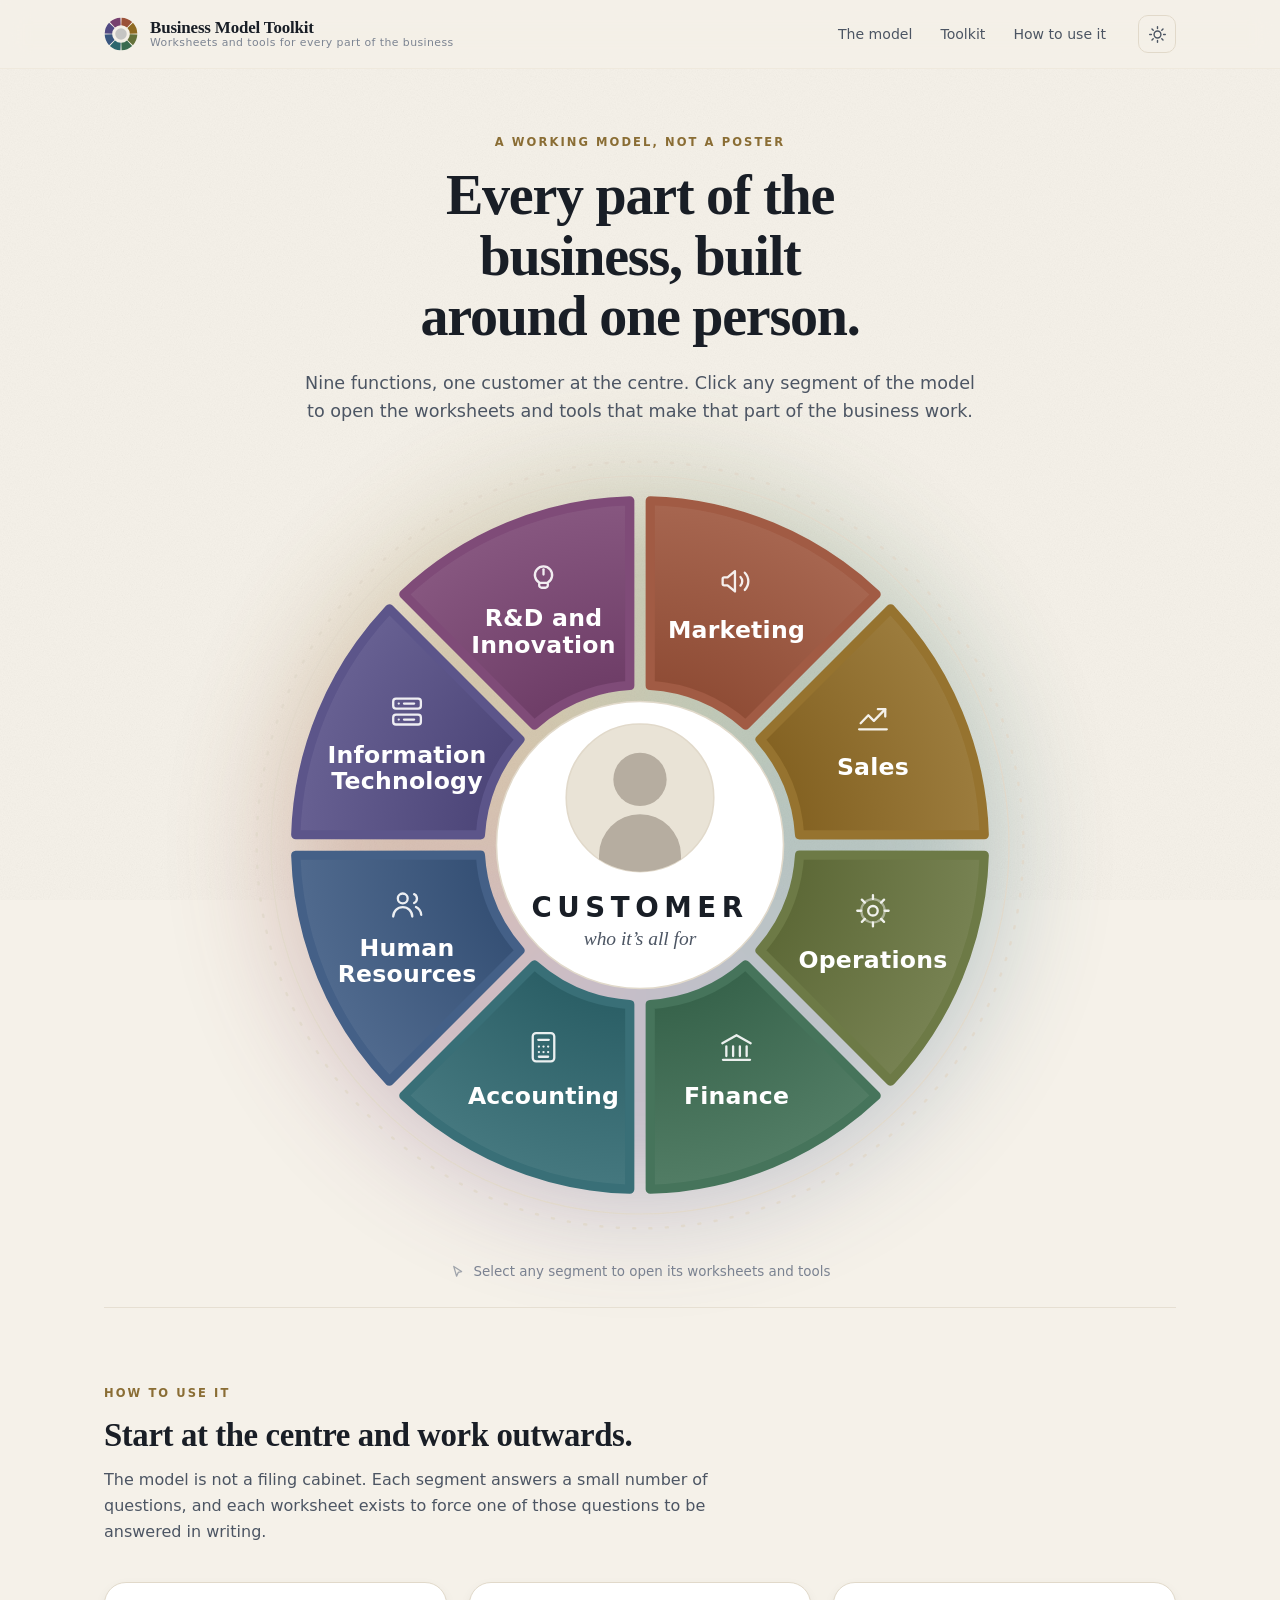
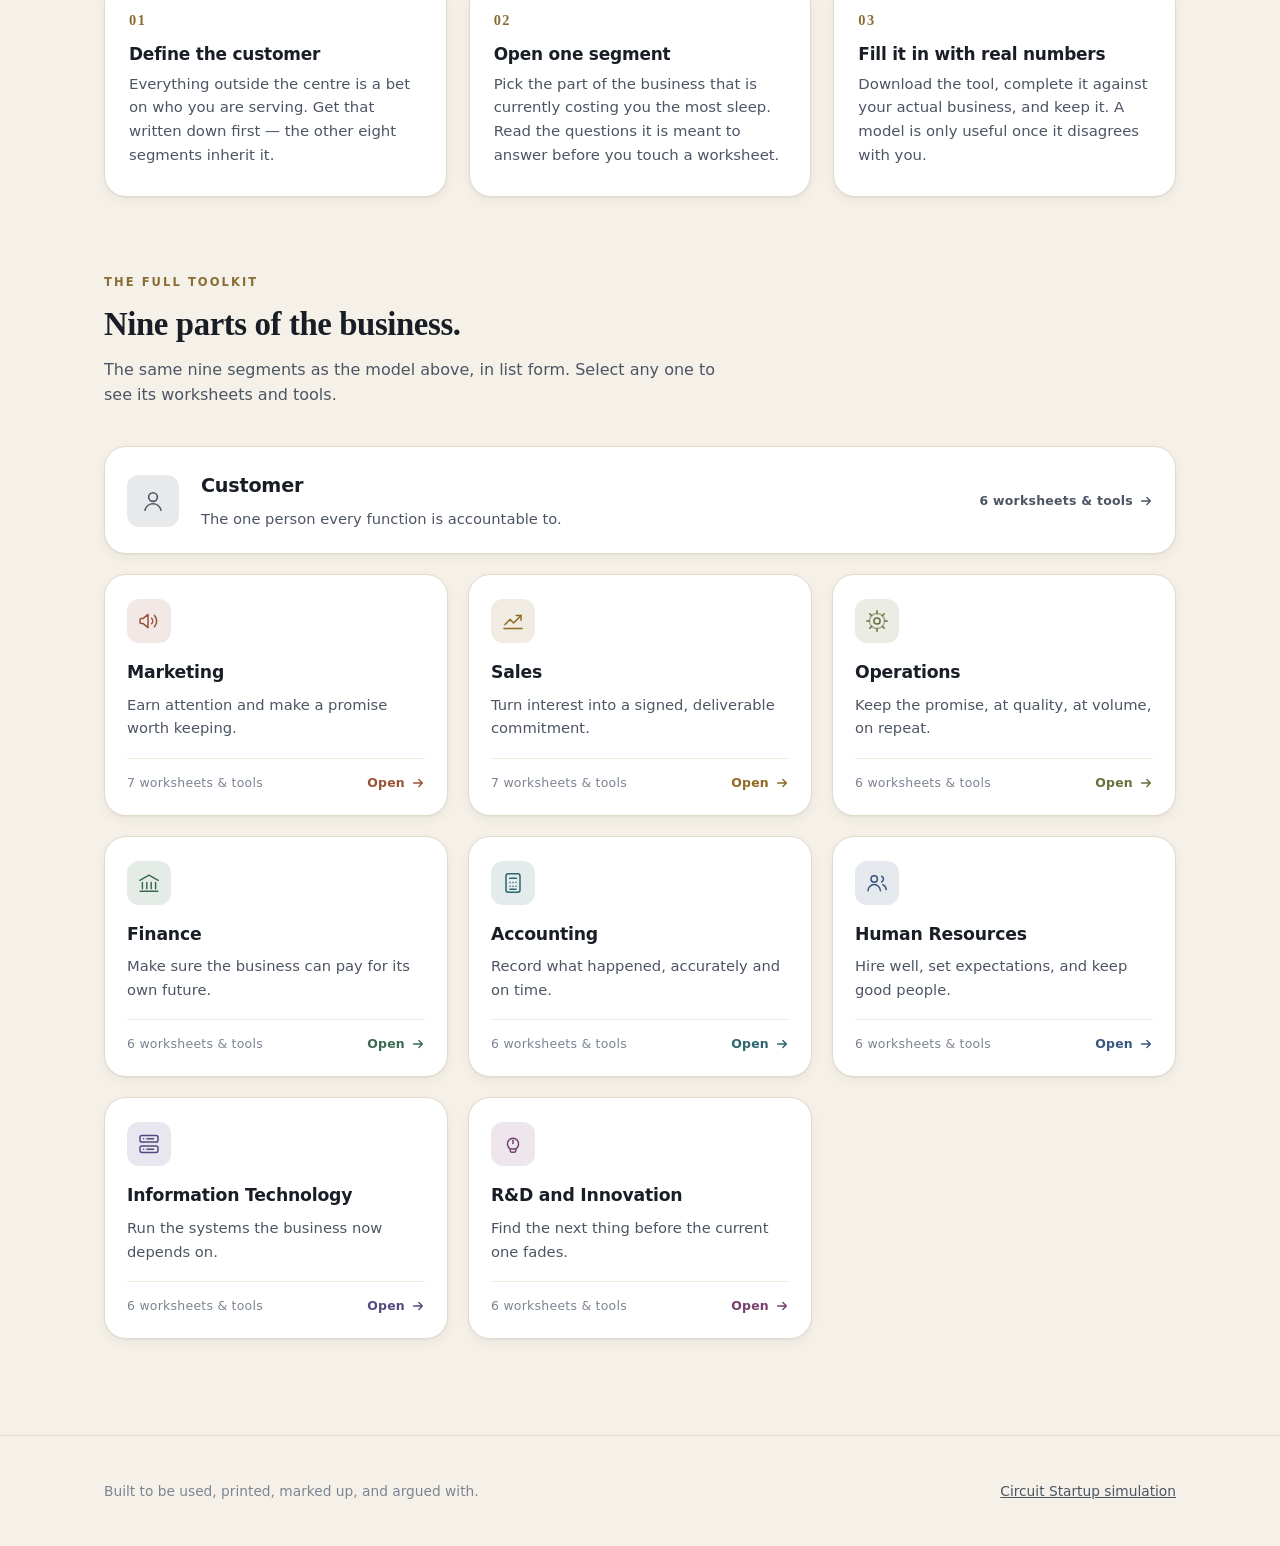
<file: business-model/index.html>
<!DOCTYPE html>
<html lang="en">
<head>
<meta charset="UTF-8">
<meta name="viewport" content="width=device-width, initial-scale=1">
<title>Business Model Toolkit — worksheets and tools for every part of the business</title>
<meta name="description" content="An interactive business model. Click any segment — marketing, sales, operations, finance, accounting, human resources, IT, R&amp;D — to open the worksheets and tools for that part of the business.">
<meta name="color-scheme" content="light dark">
<meta property="og:title" content="Business Model Toolkit">
<meta property="og:description" content="Nine functions, one customer at the centre. Click a segment to open its worksheets and tools.">
<meta property="og:type" content="website">
<link rel="icon" href="data:image/svg+xml,<svg xmlns='http://www.w3.org/2000/svg' viewBox='0 0 32 32'><circle cx='16' cy='16' r='14' fill='%233A6B50'/><circle cx='16' cy='16' r='5.5' fill='%23F5F1E9'/></svg>">
<link rel="stylesheet" href="assets/styles.css">
<script>
  /* Applied before first paint so the page never flashes the wrong theme.
     Each lookup stands on its own: localStorage throws outright in a sandboxed
     frame, and wrapping the whole thing in one try would take the operating
     system preference down with it. Precedence is the visitor's own saved
     choice, then a theme set by whatever is embedding the page, then the OS. */
  (function () {
    var root = document.documentElement;
    var saved = null;
    try { saved = localStorage.getItem('bmt-theme'); } catch (e) {}
    var embedded = root.getAttribute('data-theme');
    var prefersDark = window.matchMedia && window.matchMedia('(prefers-color-scheme: dark)').matches;
    root.setAttribute('data-theme', saved || embedded || (prefersDark ? 'dark' : 'light'));
  })();
</script>
</head>
<body>

<a class="skip-link" href="#toolkit">Skip to the toolkit</a>

<!-- Icon sprite. Every icon is referenced by <use href="#ic-…">. -->
<svg class="sr-only" aria-hidden="true" focusable="false" xmlns="http://www.w3.org/2000/svg">
  <defs>
    <g id="sym-defaults"></g>
  </defs>

  <symbol id="ic-customer" viewBox="0 0 24 24" fill="none" stroke="currentColor" stroke-width="1.5" stroke-linecap="round" stroke-linejoin="round">
    <circle cx="12" cy="8.4" r="4"/>
    <path d="M4.6 20.4a7.6 7.6 0 0 1 14.8 0"/>
  </symbol>

  <symbol id="ic-marketing" viewBox="0 0 24 24" fill="none" stroke="currentColor" stroke-width="1.5" stroke-linecap="round" stroke-linejoin="round">
    <path d="M3 10.4v3.2a1 1 0 0 0 1 1h2.2L11 18.6V5.4L6.2 9.4H4a1 1 0 0 0-1 1Z"/>
    <path d="M14.6 9.2a4 4 0 0 1 0 5.6"/>
    <path d="M17.4 6.4a8 8 0 0 1 0 11.2"/>
  </symbol>

  <symbol id="ic-sales" viewBox="0 0 24 24" fill="none" stroke="currentColor" stroke-width="1.5" stroke-linecap="round" stroke-linejoin="round">
    <path d="M3 19.5h18"/>
    <path d="M4 15.6l5-5.2 3.6 3.6L20 6.4"/>
    <path d="M15.2 6.4H20v4.8"/>
  </symbol>

  <symbol id="ic-operations" viewBox="0 0 24 24" fill="none" stroke="currentColor" stroke-width="1.5" stroke-linecap="round" stroke-linejoin="round">
    <circle cx="12" cy="12" r="3.1"/>
    <circle cx="12" cy="12" r="7.6" opacity=".5"/>
    <path d="M12 1.8v2.6M12 19.6v2.6M22.2 12h-2.6M4.4 12H1.8M19.2 4.8l-1.9 1.9M6.7 17.3l-1.9 1.9M19.2 19.2l-1.9-1.9M6.7 6.7 4.8 4.8"/>
  </symbol>

  <symbol id="ic-finance" viewBox="0 0 24 24" fill="none" stroke="currentColor" stroke-width="1.5" stroke-linecap="round" stroke-linejoin="round">
    <path d="M2.8 9.4 12 4.2l9.2 5.2"/>
    <path d="M5.4 11.4v6.4M9.8 11.4v6.4M14.2 11.4v6.4M18.6 11.4v6.4"/>
    <path d="M3.2 20.2h17.6"/>
  </symbol>

  <symbol id="ic-accounting" viewBox="0 0 24 24" fill="none" stroke="currentColor" stroke-width="1.5" stroke-linecap="round" stroke-linejoin="round">
    <rect x="5" y="2.8" width="14" height="18.4" rx="2.2"/>
    <path d="M8.6 7.2h6.8"/>
    <path d="M9 11.6h.02M12 11.6h.02M15 11.6h.02M9 15.2h.02M12 15.2h.02M15 15.2h.02M9 18.2h6"/>
  </symbol>

  <symbol id="ic-hr" viewBox="0 0 24 24" fill="none" stroke="currentColor" stroke-width="1.5" stroke-linecap="round" stroke-linejoin="round">
    <circle cx="9.2" cy="8" r="3.2"/>
    <path d="M3 19.8a6.2 6.2 0 0 1 12.4 0"/>
    <path d="M16.6 5.2a3.2 3.2 0 0 1 0 5.8"/>
    <path d="M17.8 13.6a6.2 6.2 0 0 1 3.4 5"/>
  </symbol>

  <symbol id="ic-it" viewBox="0 0 24 24" fill="none" stroke="currentColor" stroke-width="1.5" stroke-linecap="round" stroke-linejoin="round">
    <rect x="3" y="3.6" width="18" height="6.4" rx="1.8"/>
    <rect x="3" y="14" width="18" height="6.4" rx="1.8"/>
    <path d="M6.6 6.8h.02M6.6 17.2h.02"/>
    <path d="M10 6.8h6.6M10 17.2h6.6"/>
  </symbol>

  <symbol id="ic-rnd" viewBox="0 0 24 24" fill="none" stroke="currentColor" stroke-width="1.5" stroke-linecap="round" stroke-linejoin="round">
    <path d="M9.2 16.8a5.6 5.6 0 1 1 5.6 0v1.8a1.6 1.6 0 0 1-1.6 1.6h-2.4a1.6 1.6 0 0 1-1.6-1.6Z"/>
    <path d="M9.4 17h5.2"/>
    <path d="M12 8.2v3.4"/>
  </symbol>

  <symbol id="ic-arrow" viewBox="0 0 16 16" fill="none" stroke="currentColor" stroke-width="1.6" stroke-linecap="round" stroke-linejoin="round">
    <path d="M3 8h10M9 4l4 4-4 4"/>
  </symbol>

  <symbol id="ic-download" viewBox="0 0 16 16" fill="none" stroke="currentColor" stroke-width="1.5" stroke-linecap="round" stroke-linejoin="round">
    <path d="M8 2.6v7.2"/><path d="M5 7l3 3 3-3"/><path d="M2.8 12.4h10.4"/>
  </symbol>

  <symbol id="ic-external" viewBox="0 0 16 16" fill="none" stroke="currentColor" stroke-width="1.5" stroke-linecap="round" stroke-linejoin="round">
    <path d="M9.4 2.8H13v3.6"/><path d="M12.8 3.2 7.4 8.6"/>
    <path d="M12.4 9.6v2.8a1 1 0 0 1-1 1H3.6a1 1 0 0 1-1-1V4.6a1 1 0 0 1 1-1h2.8"/>
  </symbol>

  <symbol id="ic-clock" viewBox="0 0 16 16" fill="none" stroke="currentColor" stroke-width="1.5" stroke-linecap="round" stroke-linejoin="round">
    <circle cx="8" cy="8" r="5.6"/><path d="M8 5v3.2l2 1.4"/>
  </symbol>

  <symbol id="ic-cursor" viewBox="0 0 16 16" fill="none" stroke="currentColor" stroke-width="1.4" stroke-linecap="round" stroke-linejoin="round">
    <path d="M4 2.6 12.4 8 8.8 9 7 13z"/>
  </symbol>

  <symbol id="ic-sun" viewBox="0 0 20 20" fill="none" stroke="currentColor" stroke-width="1.5" stroke-linecap="round" stroke-linejoin="round">
    <circle cx="10" cy="10" r="3.6"/>
    <path d="M10 1.8v1.8M10 16.4v1.8M18.2 10h-1.8M3.6 10H1.8M15.8 4.2l-1.3 1.3M5.5 14.5l-1.3 1.3M15.8 15.8l-1.3-1.3M5.5 5.5 4.2 4.2"/>
  </symbol>

  <symbol id="ic-moon" viewBox="0 0 20 20" fill="none" stroke="currentColor" stroke-width="1.5" stroke-linecap="round" stroke-linejoin="round">
    <path d="M16.4 12.6A7 7 0 0 1 7.4 3.6a7 7 0 1 0 9 9Z"/>
  </symbol>

  <symbol id="ic-close" viewBox="0 0 20 20" fill="none" stroke="currentColor" stroke-width="1.7" stroke-linecap="round">
    <path d="M5.5 5.5l9 9M14.5 5.5l-9 9"/>
  </symbol>
</svg>

<header class="site-header">
  <div class="wrap">
    <a class="brand" href="#top">
      <svg class="brand-mark" id="brandMark" viewBox="0 0 100 100" aria-hidden="true"></svg>
      <span class="brand-text">
        <span class="brand-name" id="brandName">Business Model Toolkit</span>
        <span class="brand-sub" id="brandSub">Worksheets &amp; tools</span>
      </span>
    </a>
    <nav class="nav" aria-label="Primary">
      <a href="#model">The model</a>
      <a href="#toolkit">Toolkit</a>
      <a href="#how" data-optional>How to use it</a>
    </nav>
    <button class="theme-toggle" id="themeToggle" type="button" aria-label="Switch colour theme">
      <svg class="sun" width="19" height="19" aria-hidden="true"><use href="#ic-sun"/></svg>
      <svg class="moon" width="19" height="19" aria-hidden="true"><use href="#ic-moon"/></svg>
    </button>
  </div>
</header>

<main id="top">

  <!-- ============================================================ hero -- -->
  <section class="hero" id="model">
    <div class="wrap">
      <p class="eyebrow" id="heroEyebrow">A working model, not a poster</p>
      <h1 class="hero-title" id="heroTitle">Every part of the business, built around one person.</h1>
      <p class="hero-lead" id="heroLead"></p>
    </div>

    <div class="wheel-stage">
      <div class="wheel-halo" aria-hidden="true"></div>
      <svg class="wheel" id="wheel" viewBox="0 0 800 800" role="group"
           aria-label="Business model. Select a segment to open its worksheets and tools."></svg>
    </div>

    <p class="wheel-hint">
      <svg width="15" height="15" aria-hidden="true"><use href="#ic-cursor"/></svg>
      Select any segment to open its worksheets and tools
    </p>
  </section>

  <div class="wrap"><hr class="rule"></div>

  <!-- ============================================================= how -- -->
  <section class="section" id="how">
    <div class="wrap">
      <div class="section-head">
        <p class="eyebrow">How to use it</p>
        <h2 class="section-title">Start at the centre and work outwards.</h2>
        <p class="section-lead">The model is not a filing cabinet. Each segment answers a small number of
          questions, and each worksheet exists to force one of those questions to be answered in writing.</p>
      </div>
      <div class="steps">
        <div class="step">
          <span class="step-num">01</span>
          <h3>Define the customer</h3>
          <p>Everything outside the centre is a bet on who you are serving. Get that written down
             first — the other eight segments inherit it.</p>
        </div>
        <div class="step">
          <span class="step-num">02</span>
          <h3>Open one segment</h3>
          <p>Pick the part of the business that is currently costing you the most sleep. Read the
             questions it is meant to answer before you touch a worksheet.</p>
        </div>
        <div class="step">
          <span class="step-num">03</span>
          <h3>Fill it in with real numbers</h3>
          <p>Download the tool, complete it against your actual business, and keep it. A model is
             only useful once it disagrees with you.</p>
        </div>
      </div>
    </div>
  </section>

  <!-- ========================================================= toolkit -- -->
  <section class="section" id="toolkit" style="padding-top:0">
    <div class="wrap">
      <div class="section-head">
        <p class="eyebrow">The full toolkit</p>
        <h2 class="section-title">Nine parts of the business.</h2>
        <p class="section-lead">The same nine segments as the model above, in list form. Select any one
          to see its worksheets and tools.</p>
      </div>
      <div class="cards" id="cards"></div>
    </div>
  </section>

  <noscript>
    <div class="noscript">
      <h2>JavaScript is required</h2>
      <p>The interactive model and its worksheet library are built in the browser. Please enable
         JavaScript to use this site.</p>
    </div>
  </noscript>

</main>

<footer class="site-footer">
  <div class="wrap">
    <span id="footerNote">Built to be used, printed, marked up, and argued with.</span>
    <span><a href="../">Circuit Startup simulation</a></span>
  </div>
</footer>

<!-- ============================================================== panel -- -->
<dialog class="panel" id="panel" aria-labelledby="panelTitle">
  <div class="panel-inner">
    <header class="panel-head">
      <span class="panel-head-icon"><svg width="26" height="26" aria-hidden="true"><use id="panelIconUse" href="#ic-customer"/></svg></span>
      <div>
        <p class="panel-eyebrow" id="panelEyebrow">Business function</p>
        <h2 id="panelTitle">Customer</h2>
        <p class="panel-tagline" id="panelTagline"></p>
      </div>
      <button class="panel-close" id="panelClose" type="button" aria-label="Close">
        <svg width="18" height="18" aria-hidden="true"><use href="#ic-close"/></svg>
      </button>
    </header>
    <div class="panel-body" id="panelBody"></div>
    <footer class="panel-foot">
      <span id="panelCount"></span>
      <span class="panel-nav">
        <button type="button" id="panelPrev">← Previous</button>
        <button type="button" id="panelNext">Next →</button>
      </span>
    </footer>
  </div>
</dialog>

<script src="assets/data.js"></script>
<script src="assets/app.js"></script>
</body>
</html>
</file>
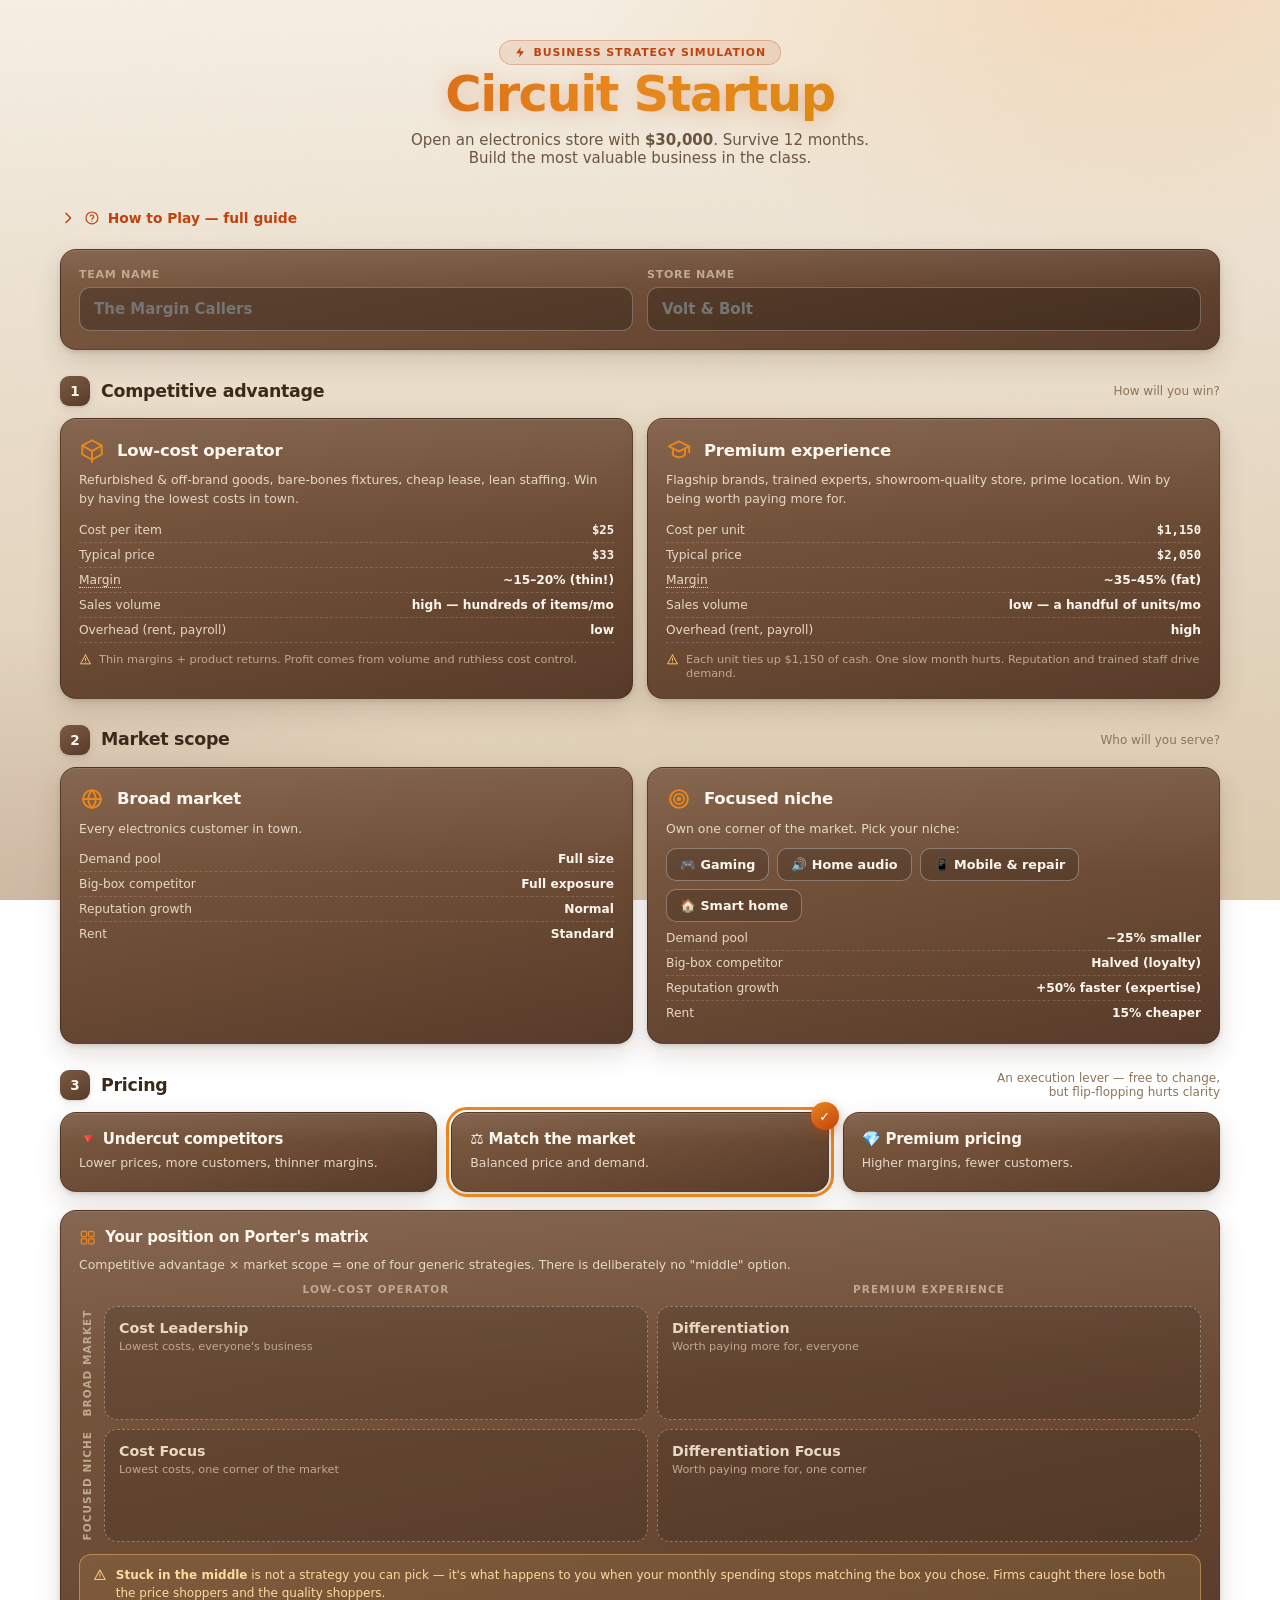
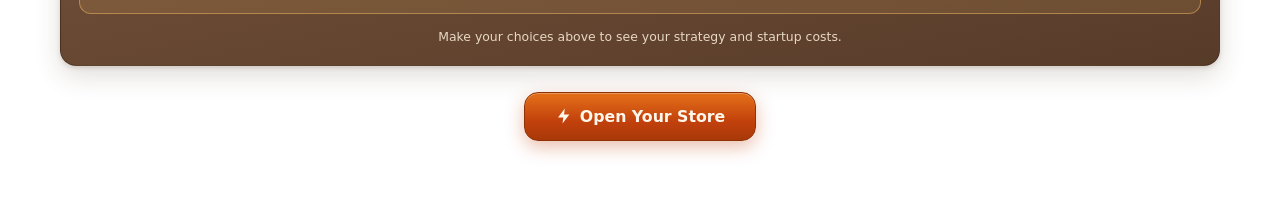
<file: deluxe/index.html>
<!DOCTYPE html>
<html lang="en">
<head>
<meta charset="UTF-8">
<meta http-equiv="Cache-Control" content="no-cache, must-revalidate">
<meta name="viewport" content="width=device-width, initial-scale=1.0">
<title>Circuit Startup — Deluxe Edition</title>
<style>
/* ============================================================
   SURFACE SYSTEM
   Every component reads --t1/--t2/--t3 (text) and --bd (borders)
   from whichever surface it sits on. No specificity wars.
   ============================================================ */
:root{
  /* warm paper */
  --paper:#EADDCA; --paper-lo:#DCCAAE; --paper-hi:#F7F0E4;
  /* coffee cards */
  --card:#6F4E37; --card-hi:#7D5B43; --card-lo:#573B29;
  /* accents */
  --terra:#C2410C; --terra-lo:#9A3308; --amber:#E8871E; --gold:#CA8A04;
  --plum:#7C4A52;
  /* chart */
  --chart:#F59E0B; --chart2:#EA6C0B;
  --radius:16px; --radius-sm:11px;
  --shadow-1:0 1px 2px rgba(74,48,28,.14), 0 3px 8px rgba(74,48,28,.10);
  --shadow-2:0 2px 4px rgba(74,48,28,.16), 0 10px 26px rgba(74,48,28,.16);
  --shadow-3:0 4px 8px rgba(74,48,28,.18), 0 22px 50px rgba(74,48,28,.22);
  --ease:cubic-bezier(.22,.9,.28,1);
  font-size:15px;
  /* default surface = light paper */
  --t1:#3A2A1A; --t2:#6B5540; --t3:#8E7458;
  --bd:rgba(90,62,43,.20); --bd-2:rgba(90,62,43,.34);
  --ok:#2F7D32; --no:#B3261E; --hm:#9A5B06;
  --fieldbg:#FBF6EE; --fieldbd:#C3A985;
}
.surface-dark{
  --t1:#FDF6EC; --t2:#E7D8C4; --t3:#BFA98F;
  --bd:rgba(255,255,255,.15); --bd-2:rgba(255,255,255,.30);
  --ok:#7BE495; --no:#FF97AA; --hm:#FFC46B;
  --fieldbg:rgba(0,0,0,.22); --fieldbd:rgba(255,255,255,.25);
  color:var(--t1);
}
.surface-light{
  --t1:#3A2A1A; --t2:#6B5540; --t3:#8E7458;
  --bd:rgba(90,62,43,.20); --bd-2:rgba(90,62,43,.34);
  --ok:#2F7D32; --no:#B3261E; --hm:#9A5B06;
  --fieldbg:#FBF6EE; --fieldbd:#C3A985;
  color:var(--t1);
}

*{box-sizing:border-box; margin:0; padding:0}
html{scroll-behavior:smooth}
body{
  background:
    /* paper grain */
    url("data:image/svg+xml;utf8,<svg xmlns='http://www.w3.org/2000/svg' width='180' height='180'><filter id='n'><feTurbulence type='fractalNoise' baseFrequency='.85' numOctaves='3'/><feColorMatrix type='saturate' values='0'/></filter><rect width='180' height='180' filter='url(%23n)' opacity='.055'/></svg>"),
    radial-gradient(900px 520px at 88% -6%, rgba(232,135,30,.22), transparent 62%),
    radial-gradient(760px 460px at 4% 100%, rgba(124,74,82,.16), transparent 60%),
    linear-gradient(178deg, var(--paper-hi) 0%, var(--paper) 42%, var(--paper-lo) 100%);
  background-attachment:fixed, fixed, fixed, fixed;
  color:var(--t1);
  font-family:"Segoe UI Variable Text","Segoe UI",system-ui,-apple-system,"Helvetica Neue",Arial,sans-serif;
  min-height:100vh; overflow-x:hidden;
}
button,input{font-family:inherit}
h1,h2,h3{font-weight:800; letter-spacing:-.015em; line-height:1.18}
.wrap{max-width:1200px; margin:0 auto; padding:0 20px 72px}
.small{font-size:.83rem; color:var(--t2); line-height:1.5}
.tiny{font-size:.735rem; color:var(--t3); line-height:1.45}
.num{font-variant-numeric:tabular-nums;
  font-family:"Cascadia Mono",Consolas,"SF Mono",Menlo,"DejaVu Sans Mono",monospace}
.good{color:var(--ok)} .bad{color:var(--no)} .warn{color:var(--hm)}
.hidden{display:none !important}
.center{text-align:center}

/* ---------- icons ---------- */
.ic{width:1.15em; height:1.15em; flex:none; vertical-align:-.16em}
.ic-lg{width:26px; height:26px}
#sprite{position:absolute; width:0; height:0; overflow:hidden}

/* ---------- cards ---------- */
.card{
  position:relative; border-radius:var(--radius); padding:18px;
  background:linear-gradient(168deg, var(--card-hi), var(--card) 46%, var(--card-lo));
  border:1px solid rgba(40,24,12,.34);
  box-shadow:var(--shadow-2), inset 0 1px 0 rgba(255,255,255,.10);
  /* cards are dark coffee → adopt the dark text/border set */
  --t1:#FDF6EC; --t2:#E7D8C4; --t3:#BFA98F;
  --bd:rgba(255,255,255,.15); --bd-2:rgba(255,255,255,.30);
  --ok:#7BE495; --no:#FF97AA; --hm:#FFC46B;
  --fieldbg:rgba(0,0,0,.24); --fieldbd:rgba(255,255,255,.26);
  color:var(--t1);
}
.card::after{ /* soft top sheen */
  content:""; position:absolute; inset:0; border-radius:inherit; pointer-events:none;
  background:linear-gradient(180deg, rgba(255,255,255,.07), transparent 38%);
}
.card.paper{
  background:linear-gradient(168deg, #FBF4E8, #F1E5D2 60%, #E9DAC3);
  border-color:rgba(120,86,56,.28);
  /* cream panel → revert to the light text/border set */
  --t1:#3A2A1A; --t2:#6B5540; --t3:#8E7458;
  --bd:rgba(90,62,43,.20); --bd-2:rgba(90,62,43,.34);
  --ok:#2F7D32; --no:#B3261E; --hm:#9A5B06;
  --fieldbg:#FBF6EE; --fieldbd:#C3A985;
  color:var(--t1);
}
.card > *{position:relative; z-index:1}
.card h3{font-size:1rem; display:flex; align-items:center; gap:9px; margin-bottom:10px}
.card h3 .ic{color:var(--amber)}
.card.paper h3 .ic{color:var(--terra)}

/* ---------- buttons ---------- */
.btn{
  cursor:pointer; border:1px solid var(--fieldbd); border-radius:var(--radius-sm);
  background:linear-gradient(180deg,#FBF3E7,#EDDFC7); color:#3A2A1A;
  padding:8px 14px; font-size:.875rem; font-weight:600; white-space:nowrap;
  display:inline-flex; align-items:center; gap:7px;
  box-shadow:0 1px 0 rgba(255,255,255,.7) inset, var(--shadow-1);
  transition:transform .09s var(--ease), filter .15s, box-shadow .15s;
}
.btn:hover{filter:brightness(1.04); box-shadow:0 1px 0 rgba(255,255,255,.7) inset, var(--shadow-2); transform:translateY(-1px)}
.btn:active{transform:translateY(1px) scale(.985)}
.btn:disabled{opacity:.42; cursor:not-allowed; transform:none; filter:grayscale(.35)}
.btn .cost{color:var(--terra); font-weight:800; font-variant-numeric:tabular-nums}
.btn.primary{
  background:linear-gradient(180deg,#E5711A,#C2410C 60%,#A83809); color:#FFF6EC;
  border-color:#8F3208; box-shadow:0 1px 0 rgba(255,255,255,.28) inset, 0 6px 18px rgba(194,65,12,.34);
}
.btn.primary .cost{color:#FFE0BC}
.btn.danger{background:linear-gradient(180deg,#B1444E,#8E2F3B); color:#FFF1F1; border-color:#7A2632}
.btn.danger .cost{color:#FFD9DD}
.btn.ghost{background:transparent; box-shadow:none; border-color:var(--bd-2); color:var(--t1)}
.btn.big{font-size:1.05rem; padding:14px 30px; border-radius:14px}
.btn-col{display:flex; flex-direction:column; gap:6px}

/* ---------- tooltips ---------- */
.tt{border-bottom:1.5px dotted currentColor; cursor:help; position:relative}
/* NOTE: `content` is deliberately only set on :hover. A pseudo-element with
   content:normal generates no box, so hidden tooltips can't leak scroll width
   out of narrow containers (they did, on mobile). */
.tt::after{
  position:absolute; left:50%; bottom:150%; z-index:80; width:250px;
  transform:translate(-50%,0); pointer-events:none;
  background:#2E2016; border:1px solid rgba(232,135,30,.55); color:#FDF6EC;
  padding:10px 12px; border-radius:12px; font-size:.775rem; line-height:1.45; font-weight:400;
  box-shadow:var(--shadow-3);
}
.tt:hover::after,.tt:focus::after{content:attr(data-tip)}

/* ============================ HUD ============================ */
.hud{
  position:sticky; top:0; z-index:60; margin:0 -20px 14px; padding:10px 20px;
  background:linear-gradient(180deg,#F2E8D8,#E8DAC3);
  border-bottom:1px solid rgba(120,86,56,.30);
  box-shadow:0 4px 14px rgba(74,48,28,.13);
  display:flex; align-items:center; gap:16px; flex-wrap:wrap;
}
.hud-brand{display:flex; align-items:center; gap:11px; min-width:0}
.hud-mark{
  width:38px; height:38px; border-radius:11px; flex:none; display:grid; place-items:center;
  background:linear-gradient(150deg,var(--amber),var(--terra)); color:#fff;
  box-shadow:0 4px 12px rgba(194,65,12,.36), inset 0 1px 0 rgba(255,255,255,.4);
}
.hud-name{font-weight:800; font-size:1.02rem; line-height:1.15; white-space:nowrap; overflow:hidden; text-overflow:ellipsis}
.hud-sub{font-size:.7rem; color:var(--t3); white-space:nowrap; overflow:hidden; text-overflow:ellipsis}
.hud-spacer{flex:1}
.hud-stat{display:flex; flex-direction:column; align-items:flex-end; line-height:1.1}
.hud-stat .k{font-size:.62rem; letter-spacing:.09em; text-transform:uppercase; color:var(--t3); font-weight:700}
.hud-stat .v{font-size:1.32rem; font-weight:800}
.hud-stat.sm .v{font-size:1rem}
.cash-good{color:#2F7D32} .cash-warn{color:#A15C07} .cash-bad{color:#B3261E}
@keyframes cashPulse{0%{transform:scale(1)}35%{transform:scale(1.13)}100%{transform:scale(1)}}
.pulse{animation:cashPulse .5s var(--ease)}

/* ---------- month timeline ---------- */
.timeline{display:flex; gap:5px; margin:0 0 16px}
.tl{
  flex:1; min-width:0; border-radius:9px; padding:7px 3px 6px; text-align:center;
  border:1px solid var(--bd); background:rgba(255,255,255,.34);
  font-size:.68rem; font-weight:700; color:var(--t3); position:relative;
  transition:transform .2s var(--ease), box-shadow .2s;
}
.tl .m{font-size:.78rem; color:var(--t2)}
.tl .s{display:block; font-size:.62rem; font-weight:600; margin-top:1px}
.tl.bump{background:linear-gradient(180deg,rgba(232,135,30,.20),rgba(232,135,30,.10)); border-color:rgba(232,135,30,.45)}
.tl.peak{background:linear-gradient(180deg,rgba(194,65,12,.26),rgba(194,65,12,.13)); border-color:rgba(194,65,12,.5)}
.tl.slump{background:rgba(124,74,82,.10)}
.tl.done{opacity:.62}
.tl.done .dot{position:absolute; top:4px; right:5px; width:6px; height:6px; border-radius:50%}
.tl.now{
  color:#FDF6EC; border-color:#5A3E2B; transform:translateY(-3px);
  background:linear-gradient(168deg,var(--card-hi),var(--card-lo));
  box-shadow:0 8px 20px rgba(74,48,28,.34);
}
.tl.now .m,.tl.now .s{color:#FDF6EC}

/* ---------- stat tiles ---------- */
.tiles{display:grid; grid-template-columns:repeat(auto-fit,minmax(158px,1fr)); gap:12px; margin-bottom:16px}
.tile{padding:14px 15px}
.tile .k{font-size:.64rem; letter-spacing:.1em; text-transform:uppercase; color:var(--t3); font-weight:800;
  display:flex; align-items:center; gap:6px}
.tile .v{font-size:1.42rem; font-weight:800; margin-top:5px; line-height:1.1}
.tile .sub{font-size:.71rem; color:var(--t3); margin-top:3px}
.tile-gauge{display:flex; align-items:center; gap:12px}
.gauge-wrap{position:relative; width:60px; height:60px; flex:none}
.gauge-wrap .gv{position:absolute; inset:0; display:grid; place-items:center; font-size:.9rem; font-weight:800}
.gauge-bg{stroke:rgba(255,255,255,.16)}
@keyframes dashIn{from{stroke-dashoffset:var(--full)}}
.gauge-fg{transition:stroke-dashoffset .7s var(--ease); animation:dashIn .7s var(--ease)}

/* ============================ PROJECTION ============================ */
.proj{margin-bottom:16px; border-color:rgba(232,135,30,.5); box-shadow:var(--shadow-2), 0 0 0 1px rgba(232,135,30,.22), inset 0 1px 0 rgba(255,255,255,.1)}
.proj h3 .ic{color:var(--chart)}
.stack{margin-top:4px}
.srow{display:flex; align-items:center; gap:12px; padding:6px 0; border-bottom:1px dashed var(--bd); font-size:.845rem}
.srow:last-child{border-bottom:none}
.srow .lab{flex:1; min-width:0; color:var(--t2)}
.srow .bar{width:120px; flex:none; height:9px; position:relative; border-radius:5px; background:rgba(0,0,0,.2)}
.srow .bar::before{content:""; position:absolute; left:50%; top:-2px; bottom:-2px; width:1px; background:var(--bd-2)}
.srow .bar i{position:absolute; top:0; bottom:0; border-radius:4px; transition:width .5s var(--ease)}
.srow .bar i.p{left:50%; background:linear-gradient(90deg,#5FBF74,#7BE495)}
.srow .bar i.n{right:50%; background:linear-gradient(270deg,#D9556B,#FF97AA)}
.srow .val{width:64px; flex:none; text-align:right; font-weight:800; font-variant-numeric:tabular-nums}
.srow.base{border-bottom:1px solid var(--bd-2)}
.srow.base .lab{color:var(--t1); font-weight:700}
.srow.res{border-top:1px solid var(--bd-2); border-bottom:none; margin-top:4px; padding-top:9px; font-size:.9rem}
.srow.res .lab{color:var(--t1); font-weight:700}
.srow.res .val{width:auto; color:var(--t1)}
.srow .val.p{color:var(--ok)} .srow .val.n{color:var(--no)} .srow .val.z{color:var(--t3)}
.bindwarn{margin-top:11px; padding:10px 12px; border-radius:var(--radius-sm); font-size:.82rem;
  border:1px solid rgba(255,196,107,.5); background:rgba(255,196,107,.13); color:#FFD9A0;
  display:flex; gap:9px; align-items:flex-start}
.bindwarn .ic{color:#FFC46B; margin-top:1px}
.disclaim{margin-top:9px; font-size:.735rem; color:var(--t3); display:flex; align-items:center; gap:6px}

/* ============================ CHART ============================ */
.chart-card{margin-bottom:16px}
.chart-head{display:flex; justify-content:space-between; align-items:baseline; margin-bottom:2px}
.chart-host{position:relative}
.chart-host svg{width:100%; height:172px; display:block; overflow:visible}
.grid-l{stroke:rgba(255,255,255,.13); stroke-width:1}
.axis-t{fill:var(--t3); font-size:10px; font-family:inherit}
.cline{fill:none; stroke:var(--chart); stroke-width:2.5; stroke-linejoin:round; stroke-linecap:round;
  filter:drop-shadow(0 2px 5px rgba(245,158,11,.4))}
@keyframes draw{from{stroke-dashoffset:var(--len)}}
.cline.anim{stroke-dasharray:var(--len); animation:draw 1.1s var(--ease) forwards}
.cdot{fill:var(--chart); stroke:var(--card); stroke-width:2}
.cdot.hot{r:6}
.clabel{fill:var(--t1); font-size:11px; font-weight:800; font-family:inherit}
.crosshair{stroke:rgba(255,255,255,.4); stroke-width:1; stroke-dasharray:3 3}
.ctip{
  position:absolute; pointer-events:none; z-index:20; transform:translate(-50%,-135%);
  background:#2E2016; color:#FDF6EC; border:1px solid rgba(232,135,30,.5);
  padding:6px 10px; border-radius:9px; font-size:.76rem; white-space:nowrap;
  box-shadow:var(--shadow-2); opacity:0; transition:opacity .12s;
}
.ctip .cv{font-weight:800; font-variant-numeric:tabular-nums}

/* ============================ DECISIONS ============================ */
.grid{display:grid; grid-template-columns:repeat(auto-fit,minmax(340px,1fr)); gap:14px}
@keyframes riseIn{from{opacity:0; transform:translateY(14px)}}
.rise{animation:riseIn .42s var(--ease) both}
.row{display:flex; align-items:center; justify-content:space-between; gap:10px;
  padding:9px 0; border-bottom:1px dashed var(--bd)}
.row:last-child{border-bottom:none}
.row .d{flex:1; min-width:0; font-size:.835rem; color:var(--t2); line-height:1.45}
.row .d b{color:var(--t1); font-weight:700}
.pill{display:inline-flex; align-items:center; gap:5px; padding:3px 10px; border-radius:999px;
  font-size:.7rem; font-weight:700; border:1px solid var(--bd-2); color:var(--t2); margin-left:auto}
.chip-on{color:var(--ok); font-weight:800; font-size:.79rem; display:inline-flex; align-items:center; gap:5px}
.flag-off{display:inline-flex; align-items:center; gap:4px; color:#FF97AA; font-size:.72rem; font-weight:800; margin-top:2px}
.qty{display:flex; align-items:center; gap:7px}
.qty input{width:78px; text-align:center; padding:7px 6px; border-radius:9px; font-weight:700;
  border:1px solid var(--fieldbd); background:var(--fieldbg); color:var(--t1);
  font-variant-numeric:tabular-nums}
.qty input:focus{outline:none; border-color:var(--amber); box-shadow:0 0 0 3px rgba(232,135,30,.25)}
.hero-cta{text-align:center; margin:26px 0 0}
@keyframes glowPulse{0%,100%{box-shadow:0 1px 0 rgba(255,255,255,.28) inset, 0 6px 18px rgba(194,65,12,.34)}
  50%{box-shadow:0 1px 0 rgba(255,255,255,.28) inset, 0 8px 30px rgba(194,65,12,.6)}}
.hero-cta .btn{animation:glowPulse 2.6s ease-in-out infinite}

/* ============================ SETUP ============================ */
.hero{padding:40px 0 20px; text-align:center; position:relative}
.hero .logo{
  font-size:clamp(2.2rem,5.4vw,3.3rem); font-weight:900; letter-spacing:-.03em;
  background:linear-gradient(96deg,var(--terra),var(--amber) 48%,var(--gold));
  -webkit-background-clip:text; background-clip:text; color:transparent;
  filter:drop-shadow(0 3px 10px rgba(194,65,12,.26));
}
.hero .tag{font-size:1rem; color:var(--t2); margin-top:8px}
.hero .kicker{display:inline-flex; align-items:center; gap:7px; padding:5px 14px; border-radius:999px;
  background:rgba(194,65,12,.11); border:1px solid rgba(194,65,12,.28); color:var(--terra);
  font-size:.73rem; font-weight:800; letter-spacing:.08em; text-transform:uppercase}
.step{display:flex; align-items:center; gap:11px; margin:26px 0 12px}
.step .n{width:30px; height:30px; border-radius:9px; flex:none; display:grid; place-items:center;
  background:linear-gradient(150deg,var(--card-hi),var(--card-lo)); color:#FDF6EC; font-weight:800; font-size:.9rem;
  box-shadow:var(--shadow-1)}
.step h2{font-size:1.16rem}
.step .hint{font-size:.8rem; color:var(--t3); margin-left:auto; text-align:right}
.pick{cursor:pointer; transition:transform .18s var(--ease), box-shadow .18s}
.pick:hover{transform:translateY(-3px); box-shadow:var(--shadow-3)}
.pick.sel{outline:3px solid var(--amber); outline-offset:2px}
.pick.sel::before{
  content:"✓"; position:absolute; top:-11px; right:-11px; z-index:3; width:28px; height:28px; border-radius:50%;
  background:linear-gradient(150deg,var(--amber),var(--terra)); color:#fff; display:grid; place-items:center;
  font-weight:900; font-size:.85rem; box-shadow:0 4px 12px rgba(194,65,12,.45)
}
.pick-head{display:flex; align-items:center; gap:12px; margin-bottom:8px}
.pick-head .ic-lg{color:var(--amber)}
.pick-head h3{font-size:1.1rem; margin:0}
.spec{display:flex; justify-content:space-between; gap:10px; padding:5px 0; font-size:.815rem; border-bottom:1px dashed var(--bd)}
.spec:last-of-type{border-bottom:none}
.spec span{color:var(--t2)} .spec b{color:var(--t1); text-align:right}
.risk{margin-top:9px; font-size:.755rem; color:var(--t3); display:flex; gap:7px; align-items:flex-start}
.risk .ic{color:#FFC46B; flex:none; margin-top:1px}
.chips{display:flex; gap:8px; flex-wrap:wrap; margin:10px 0 4px}
.chip{cursor:pointer; padding:8px 13px; border-radius:10px; font-size:.85rem; font-weight:700;
  border:1px solid var(--bd-2); background:rgba(0,0,0,.16); color:var(--t1);
  display:inline-flex; align-items:center; gap:7px; transition:transform .14s var(--ease)}
.chip:hover{transform:translateY(-2px)}
.chip.sel{background:linear-gradient(150deg,var(--amber),var(--terra)); color:#fff; border-color:transparent;
  box-shadow:0 5px 14px rgba(194,65,12,.4)}
.fields{display:grid; grid-template-columns:1fr 1fr; gap:14px}
.fields label{display:block; font-size:.74rem; font-weight:800; letter-spacing:.06em; text-transform:uppercase;
  color:var(--t3); margin-bottom:6px}
.fields input{width:100%; padding:12px 14px; border-radius:11px; font-size:1rem; font-weight:600;
  border:1px solid var(--fieldbd); background:var(--fieldbg); color:var(--t1)}
.fields input:focus{outline:none; border-color:var(--amber); box-shadow:0 0 0 3px rgba(232,135,30,.25)}

/* ---------- Porter 2x2 matrix ---------- */
.matrix-card{margin-top:18px}
.matrix{display:grid; grid-template-columns:auto minmax(0,1fr) minmax(0,1fr); grid-template-rows:auto 1fr 1fr; gap:9px; margin-top:6px}
/* explicit placement — immune to hidden/reordered children */
.mx-corner{grid-area:1/1} .mx-c1{grid-area:1/2} .mx-c2{grid-area:1/3}
.mx-r1{grid-area:2/1} .mx-a{grid-area:2/2} .mx-b{grid-area:2/3}
.mx-r2{grid-area:3/1} .mx-c{grid-area:3/2} .mx-d{grid-area:3/3}
.mx-ch{display:grid; place-items:center; font-size:.7rem; font-weight:800; letter-spacing:.1em;
  text-transform:uppercase; color:var(--t3); text-align:center; padding:2px}
.mx-rh{writing-mode:vertical-rl; transform:rotate(180deg)}
.mx-cell{
  border-radius:13px; padding:13px 14px; border:1.5px dashed var(--bd-2);
  background:rgba(0,0,0,.13); transition:all .3s var(--ease); min-height:88px;
}
.mx-cell .n{font-weight:800; font-size:.95rem; color:var(--t2)}
.mx-cell .x{font-size:.75rem; color:var(--t3); margin-top:3px; line-height:1.4}
.mx-cell.on{
  border-style:solid; border-color:transparent; transform:scale(1.035);
  background:linear-gradient(150deg,var(--amber),var(--terra));
  box-shadow:0 10px 26px rgba(194,65,12,.4);
}
.mx-cell.on .n{color:#fff} .mx-cell.on .x{color:rgba(255,255,255,.9)}
.mid-warn{margin-top:12px; padding:11px 13px; border-radius:12px; font-size:.8rem; line-height:1.5;
  border:1px solid rgba(255,196,107,.45); background:rgba(255,196,107,.12); color:#FFD9A0;
  display:flex; gap:9px; align-items:flex-start}
.mid-warn .ic{color:#FFC46B; flex:none; margin-top:2px}
.summary{margin-top:14px; display:flex; flex-wrap:wrap; gap:10px; justify-content:center; align-items:center}
.sum-box{padding:9px 15px; border-radius:12px; background:rgba(0,0,0,.18); border:1px solid var(--bd);
  text-align:center; min-width:130px}
.sum-box .k{font-size:.63rem; letter-spacing:.09em; text-transform:uppercase; color:var(--t3); font-weight:800}
.sum-box .v{font-size:1.1rem; font-weight:800; margin-top:2px}

/* ============================ MODALS ============================ */
.scrim{position:fixed; inset:0; z-index:120; padding:18px; overflow:auto;
  background:rgba(46,32,22,.62); backdrop-filter:blur(6px); -webkit-backdrop-filter:blur(6px);
  display:flex; align-items:flex-start; justify-content:center; animation:fadeIn .2s}
@keyframes fadeIn{from{opacity:0}}
@keyframes popIn{from{opacity:0; transform:translateY(18px) scale(.97)}}
.sheet{width:100%; max-width:680px; margin:auto; animation:popIn .3s var(--ease)}
.sheet h2{font-size:1.35rem; display:flex; align-items:center; gap:10px; margin-bottom:4px}
.sheet h2 .ic{color:var(--amber)}
.ledger{width:100%; border-collapse:collapse; margin:10px 0}
.ledger td{padding:7px 4px; font-size:.87rem; border-bottom:1px dashed var(--bd); color:var(--t2)}
.ledger td:last-child{text-align:right; font-variant-numeric:tabular-nums; font-weight:700; color:var(--t1)}
.ledger tr.tot td{border-top:1.5px solid var(--bd-2); border-bottom:none; font-weight:800; font-size:.94rem; color:var(--t1)}
.evt{border-radius:13px; padding:13px 15px; margin:12px 0; border:1px solid var(--bd-2); background:rgba(0,0,0,.16)}
.evt b{display:flex; align-items:center; gap:8px; font-size:.97rem}
.evt.good{border-color:rgba(123,228,149,.5); background:rgba(123,228,149,.10)}
.evt.bad{border-color:rgba(255,151,170,.5); background:rgba(255,151,170,.10)}
.evt.mixed{border-color:rgba(255,196,107,.5); background:rgba(255,196,107,.10)}
.peek{margin-top:13px; padding:13px 15px; border-radius:13px; border:1px dashed var(--bd-2); background:rgba(0,0,0,.13)}
.peek h4{font-size:.83rem; font-weight:800; display:flex; align-items:center; gap:8px; margin-bottom:6px}
.peek h4 .ic{color:var(--amber)}
.peek li{list-style:none; font-size:.8rem; color:var(--t2); padding:3px 0 3px 2px; line-height:1.45}
.qa{margin:12px 0}
.qa .q{font-weight:700; font-size:.92rem; margin-bottom:6px}
.opt{display:flex; align-items:center; gap:9px; padding:9px 12px; margin:5px 0; border-radius:10px; cursor:pointer;
  border:1px solid var(--bd); background:rgba(0,0,0,.14); font-size:.88rem; transition:all .15s}
.opt:hover{border-color:var(--amber); background:rgba(232,135,30,.13)}
.opt input{accent-color:var(--terra); width:16px; height:16px}
.acts{display:flex; gap:10px; margin-top:16px; flex-wrap:wrap}
.acts .btn{flex:1; justify-content:center}

/* ============================ TOASTS ============================ */
#toasts{position:fixed; right:18px; top:78px; z-index:200; display:flex; flex-direction:column; gap:9px; max-width:330px}
@keyframes slideIn{from{opacity:0; transform:translateX(26px)}}
.toast{
  background:linear-gradient(168deg,#FBF4E8,#EFE2CD); color:#3A2A1A; border:1px solid rgba(120,86,56,.3);
  border-left:4px solid var(--amber); padding:11px 14px; border-radius:12px; font-size:.85rem; line-height:1.45;
  box-shadow:var(--shadow-3); animation:slideIn .28s var(--ease); display:flex; gap:9px; align-items:flex-start;
}
.toast .ic{flex:none; margin-top:1px; color:var(--amber)}
.toast.earn{border-left-color:#2F7D32} .toast.earn .ic{color:#2F7D32}
.toast.spend{border-left-color:var(--terra)} .toast.spend .ic{color:var(--terra)}
.toast.err{border-left-color:#B3261E} .toast.err .ic{color:#B3261E}
.toast.fade{opacity:0; transform:translateX(26px); transition:all .3s}

/* floating money */
@keyframes floatUp{
  0%{opacity:0; transform:translate(-50%,0) scale(.85)}
  18%{opacity:1; transform:translate(-50%,-14px) scale(1.06)}
  100%{opacity:0; transform:translate(-50%,-74px) scale(1)}
}
.fmoney{position:fixed; z-index:210; pointer-events:none; font-weight:900; font-size:1.25rem;
  font-variant-numeric:tabular-nums; text-shadow:0 2px 8px rgba(0,0,0,.3); animation:floatUp 1.25s var(--ease) forwards}
.fmoney.out{color:#C2410C} .fmoney.in{color:#2F7D32}

/* ============================ END SCREENS ============================ */
.finale{text-align:center; padding:34px 0 8px; position:relative}
.finale h1{font-size:clamp(1.7rem,4.4vw,2.5rem)}
.score{
  font-size:clamp(3rem,10vw,5.2rem); font-weight:900; letter-spacing:-.035em; margin:6px 0 2px;
  background:linear-gradient(96deg,var(--terra),var(--amber) 46%,var(--gold));
  -webkit-background-clip:text; background-clip:text; color:transparent;
  filter:drop-shadow(0 4px 14px rgba(194,65,12,.3)); font-variant-numeric:tabular-nums;
}
.score-k{font-size:.76rem; letter-spacing:.16em; text-transform:uppercase; font-weight:800; color:var(--t2)}
.badges{display:flex; gap:11px; flex-wrap:wrap; justify-content:center; margin:18px 0 10px}
@keyframes badgeIn{from{opacity:0; transform:scale(.7) rotate(-6deg)}}
.badge{padding:10px 17px; border-radius:13px; font-weight:800; font-size:.92rem;
  background:linear-gradient(168deg,#FBF4E8,#EFDFC6); color:#3A2A1A;
  border:1.5px solid var(--gold); box-shadow:var(--shadow-2); animation:badgeIn .5s var(--ease) both}
.verdict{margin:18px 0}
.verdict h3 .ic{color:var(--terra)}
.tl-list li{list-style:none; padding:7px 0 7px 15px; border-left:2px solid var(--bd-2); font-size:.845rem; color:var(--t2); line-height:1.5}
.tl-list li b{color:var(--t1)}
.debrief li{margin:0 0 13px 20px; font-size:.92rem; line-height:1.55; color:var(--t2)}
.debrief li::marker{color:var(--amber); font-weight:800}
#confetti{position:fixed; inset:0; z-index:150; pointer-events:none}
.doom{filter:grayscale(.35)}
.doom .card{background:linear-gradient(168deg,#5E4335,#4A3327 60%,#3C2A20)}

/* ============================ GUIDE ============================ */
.guide{font-size:.885rem; line-height:1.62; color:var(--t2)}
.guide h3{font-size:.98rem; color:var(--t1); margin:18px 0 6px; display:flex; align-items:center; gap:8px}
.guide h3:first-child{margin-top:0}
.guide h3 .ic{color:var(--amber)}
.guide b{color:var(--t1)}
.guide ul{margin:6px 0 6px 22px}
.guide li{margin:4px 0}
.guide .ex{background:rgba(0,0,0,.2); border:1px solid var(--bd); border-left:3px solid var(--amber);
  border-radius:11px; padding:12px 14px; margin:9px 0; font-size:.83rem}
.guide .term{display:inline-block; margin:3px 5px 3px 0}
details.fold{margin:14px 0}
details.fold summary{cursor:pointer; font-weight:800; color:var(--terra); font-size:.92rem;
  display:flex; align-items:center; gap:8px; list-style:none; padding:9px 0}
details.fold summary::-webkit-details-marker{display:none}
details.fold summary .ic{transition:transform .2s var(--ease)}
details.fold[open] summary .ic.caret{transform:rotate(90deg)}

/* ============================================================
   MOBILE / TOUCH  —  single-column, 44px touch targets,
   scrollable timeline, stacked decision rows, larger type.
   ============================================================ */
@media (max-width:760px){
  :root{font-size:16px}   /* must be :root — it out-specifies a bare html selector */
  .wrap{padding:0 14px 56px}

  /* --- HUD: one tight row, never wraps --- */
  .hud{margin:0 -14px 12px; padding:9px 14px; gap:10px; flex-wrap:nowrap}
  .hud-mark{width:34px; height:34px; border-radius:10px}
  .hud-name{font-size:.94rem; max-width:40vw}
  .hud-sub{font-size:.72rem; max-width:40vw}
  .hud-stat .v{font-size:1.18rem}
  .hud-stat .k{font-size:.7rem}
  .hud-stat.hide-sm{display:none}
  .hud .btn{padding:9px 11px; min-height:38px; font-size:.8rem}

  /* --- timeline: one horizontally scrollable strip --- */
  .timeline{
    margin:0 -14px 14px; padding:2px 14px 4px; gap:6px;
    overflow-x:auto; scroll-snap-type:x proximity;
    scrollbar-width:none; -webkit-overflow-scrolling:touch;
  }
  .timeline::-webkit-scrollbar{display:none}
  .tl{flex:0 0 66px; scroll-snap-align:center; padding:8px 4px 7px}
  .tl .m{font-size:.84rem} .tl .s{font-size:.68rem}

  /* --- tiles --- */
  .tiles{grid-template-columns:repeat(2,minmax(0,1fr)); gap:10px; margin-bottom:14px}
  .tile.wide{grid-column:1/-1}   /* gauge tiles get the full width */
  .tile{padding:13px 13px}
  .tile .k{font-size:.7rem; letter-spacing:.07em}
  .tile .v{font-size:1.3rem}
  .tile .sub{font-size:.75rem}
  .pill{font-size:.74rem}
  .tiny{font-size:.775rem}
  .axis-t{font-size:11.5px} .clabel{font-size:12.5px}
  .tile-gauge{gap:10px}
  .gauge-wrap{width:52px; height:52px}
  .gauge-wrap svg{width:52px; height:52px}

  /* --- demand stack: drop the bar column, give the label room --- */
  .srow{gap:10px; padding:8px 0; font-size:.88rem}
  .srow .bar{display:none}
  .srow .val{width:58px}
  .srow.res{flex-wrap:wrap; row-gap:2px}
  .srow.res .lab{flex:1 0 100%}
  .srow.res .val{width:auto; margin-left:auto}

  /* --- decision rows stack vertically --- */
  .row{flex-direction:column; align-items:stretch; gap:9px; padding:12px 0}
  .row .d{font-size:.9rem}
  .row .btn{width:100%; justify-content:center}
  .btn-col{flex-direction:row}
  .btn-col .btn{flex:1}
  .pill{margin-left:0; align-self:flex-start}
  .card h3{flex-wrap:wrap; row-gap:6px}
  .qty{width:100%}
  .qty input{flex:1; width:auto; height:46px; font-size:1rem}
  .qty .btn{flex:0 0 auto; width:auto}

  /* --- touch targets --- */
  .btn{min-height:44px; padding:11px 15px; white-space:normal; max-width:100%}
  .btn.big{width:100%; font-size:1rem; padding:16px 14px}
  .chip{min-height:44px; padding:10px 14px}
  .opt{min-height:46px}

  /* --- chart --- */
  .chart-host svg{height:196px}
  .chart-head{flex-direction:column; align-items:flex-start; gap:1px}

  /* --- modals --- */
  .scrim{padding:10px}
  .sheet{padding:15px}
  .sheet h2{font-size:1.16rem}
  .acts{flex-direction:column-reverse}
  .acts .btn{width:100%}
  .ledger td{font-size:.85rem; padding:8px 3px}

  /* --- setup --- */
  .hero{padding:26px 0 12px}
  /* minmax(0,…) lets tracks shrink below min-content (inputs have an intrinsic min width) */
  .grid{grid-template-columns:minmax(0,1fr)}
  .card,.row,.row .d,.qty,.btn-col,.tile,.srow,.srow .lab{min-width:0}
  .qty input{min-width:0}
  .fields{grid-template-columns:minmax(0,1fr); gap:12px}
  .step{flex-wrap:wrap; margin:22px 0 10px}
  .step h2{font-size:1.08rem}
  .step .hint{margin-left:0; flex:1 0 100%; text-align:left; margin-top:2px}
  .pick:hover{transform:none}
  .spec{font-size:.85rem}
  .summary{gap:8px}
  .sum-box{flex:1 1 100%; min-width:0}

  /* keep the 2x2 matrix a real 2x2, just compact */
  .matrix{grid-template-columns:17px minmax(0,1fr) minmax(0,1fr); gap:6px}
  .mx-ch{font-size:.58rem; letter-spacing:.02em}
  .mx-cell{padding:10px 9px; min-height:78px; border-radius:11px}
  .mx-cell .n{font-size:.79rem} .mx-cell .x{font-size:.67rem; margin-top:2px}
  .mx-cell.on{transform:none}

  /* --- tooltips become a pinned bottom hint bar (can't overflow anything) --- */
  .tt::after{
    position:fixed; left:10px; right:auto; bottom:14px; top:auto;
    width:calc(100vw - 20px); transform:none; z-index:300; font-size:.83rem;
  }
  .tt:hover::after,.tt:active::after,.tt:focus::after{content:attr(data-tip)}

  /* --- toasts: shrink-to-fit, capped (left+right together resolved to full width) --- */
  #toasts{left:10px; right:auto; top:64px; width:auto; max-width:calc(100vw - 20px)}
  .toast{max-width:100%; font-size:.83rem}
}
@media (max-width:340px){
  .tiles{grid-template-columns:minmax(0,1fr)}
  .hud-name{max-width:32vw}
}
@media (prefers-reduced-motion:reduce){
  *,*::before,*::after{animation-duration:.01ms !important; animation-iteration-count:1 !important; transition-duration:.01ms !important}
}
</style>
</head>
<body>

<!-- ==================== SVG ICON SPRITE ==================== -->
<svg id="sprite" aria-hidden="true"><defs>
<g id="g-str" fill="none" stroke="currentColor" stroke-width="1.8" stroke-linecap="round" stroke-linejoin="round"/>
</defs>
<symbol id="i-bolt" viewBox="0 0 24 24"><path d="M13 2L4 14h7l-1 8 9-12h-7l1-8z" fill="currentColor"/></symbol>
<symbol id="i-box" viewBox="0 0 24 24" fill="none" stroke="currentColor" stroke-width="1.8" stroke-linecap="round" stroke-linejoin="round"><path d="M21 8l-9-5-9 5v8l9 5 9-5V8z"/><path d="M3 8l9 5 9-5M12 13v10"/></symbol>
<symbol id="i-mega" viewBox="0 0 24 24" fill="none" stroke="currentColor" stroke-width="1.8" stroke-linecap="round" stroke-linejoin="round"><path d="M4 10v4a1 1 0 001 1h2l5 4V5L7 9H5a1 1 0 00-1 1z"/><path d="M16 8.5a4 4 0 010 7M18.7 6a7.5 7.5 0 010 12"/></symbol>
<symbol id="i-users" viewBox="0 0 24 24" fill="none" stroke="currentColor" stroke-width="1.8" stroke-linecap="round" stroke-linejoin="round"><circle cx="9" cy="8" r="3.2"/><path d="M3 20a6 6 0 0112 0M16 5.4a3 3 0 010 5.6M18.5 20a5.6 5.6 0 00-2.8-4.6"/></symbol>
<symbol id="i-store" viewBox="0 0 24 24" fill="none" stroke="currentColor" stroke-width="1.8" stroke-linecap="round" stroke-linejoin="round"><path d="M4 10h16v9a1 1 0 01-1 1H5a1 1 0 01-1-1v-9z"/><path d="M3 10l1.6-5.5h14.8L21 10M9.5 20v-5.5h5V20"/></symbol>
<symbol id="i-wallet" viewBox="0 0 24 24" fill="none" stroke="currentColor" stroke-width="1.8" stroke-linecap="round" stroke-linejoin="round"><rect x="3" y="6" width="18" height="13" rx="2.5"/><path d="M3 10.5h18"/><circle cx="17" cy="14.5" r="1.3"/></symbol>
<symbol id="i-tag" viewBox="0 0 24 24" fill="none" stroke="currentColor" stroke-width="1.8" stroke-linecap="round" stroke-linejoin="round"><path d="M12.6 3H21v8.4L11.2 21.2 2.8 12.8 12.6 3z"/><circle cx="17" cy="7" r="1.4"/></symbol>
<symbol id="i-chart" viewBox="0 0 24 24" fill="none" stroke="currentColor" stroke-width="1.8" stroke-linecap="round" stroke-linejoin="round"><path d="M4 4v16h16"/><path d="M7.5 15l3.5-4.5 3 2.6L19 6.5"/></symbol>
<symbol id="i-target" viewBox="0 0 24 24" fill="none" stroke="currentColor" stroke-width="1.8"><circle cx="12" cy="12" r="8.2"/><circle cx="12" cy="12" r="4.6"/><circle cx="12" cy="12" r="1.2" fill="currentColor"/></symbol>
<symbol id="i-globe" viewBox="0 0 24 24" fill="none" stroke="currentColor" stroke-width="1.8" stroke-linecap="round"><circle cx="12" cy="12" r="8.2"/><path d="M3.8 12h16.4"/><path d="M12 3.8c2.2 2.4 3.4 5.2 3.4 8.2S14.2 17.8 12 20.2c-2.2-2.4-3.4-5.2-3.4-8.2S9.8 6.2 12 3.8z"/></symbol>
<symbol id="i-cal" viewBox="0 0 24 24" fill="none" stroke="currentColor" stroke-width="1.8" stroke-linecap="round" stroke-linejoin="round"><rect x="3" y="5" width="18" height="16" rx="2.5"/><path d="M3 10h18M8 3v4M16 3v4"/></symbol>
<symbol id="i-trophy" viewBox="0 0 24 24" fill="none" stroke="currentColor" stroke-width="1.8" stroke-linecap="round" stroke-linejoin="round"><path d="M7 4h10v5.5a5 5 0 01-10 0V4z"/><path d="M7 6H4.2v1.2A3.2 3.2 0 007.2 10.4M17 6h2.8v1.2a3.2 3.2 0 01-3 3.2"/><path d="M12 14.5V18M8.5 21h7M10 18h4"/></symbol>
<symbol id="i-bulb" viewBox="0 0 24 24" fill="none" stroke="currentColor" stroke-width="1.8" stroke-linecap="round" stroke-linejoin="round"><path d="M9.5 18.5h5M10.5 21.2h3"/><path d="M12 3a6.2 6.2 0 00-3.7 11.2c.6.5 1 1.2 1.1 2h5.2c.1-.8.5-1.5 1.1-2A6.2 6.2 0 0012 3z"/></symbol>
<symbol id="i-shield" viewBox="0 0 24 24" fill="none" stroke="currentColor" stroke-width="1.8" stroke-linecap="round" stroke-linejoin="round"><path d="M12 3l8 3v5.8c0 4.6-3.3 8.5-8 9.7-4.7-1.2-8-5.1-8-9.7V6l8-3z"/></symbol>
<symbol id="i-gear" viewBox="0 0 24 24" fill="none" stroke="currentColor" stroke-width="1.8" stroke-linecap="round"><circle cx="12" cy="12" r="3.2"/><path d="M12 2.4v2.8M12 18.8v2.8M4.2 4.2l2 2M17.8 17.8l2 2M2.4 12h2.8M18.8 12h2.8M4.2 19.8l2-2M17.8 6.2l2-2"/></symbol>
<symbol id="i-spark" viewBox="0 0 24 24"><path d="M12 2.6l2 5.9 5.9 2-5.9 2-2 5.9-2-5.9-5.9-2 5.9-2 2-5.9z" fill="currentColor"/><path d="M19 15l.9 2.6 2.6.9-2.6.9-.9 2.6-.9-2.6-2.6-.9 2.6-.9.9-2.6z" fill="currentColor" opacity=".65"/></symbol>
<symbol id="i-alert" viewBox="0 0 24 24" fill="none" stroke="currentColor" stroke-width="1.8" stroke-linecap="round" stroke-linejoin="round"><path d="M12 3.6l9.2 16.4H2.8L12 3.6z"/><path d="M12 10v4.2M12 17.4h.01"/></symbol>
<symbol id="i-check" viewBox="0 0 24 24" fill="none" stroke="currentColor" stroke-width="2.4" stroke-linecap="round" stroke-linejoin="round"><path d="M4.5 12.5l5 5 10-11"/></symbol>
<symbol id="i-skull" viewBox="0 0 24 24" fill="none" stroke="currentColor" stroke-width="1.8" stroke-linecap="round" stroke-linejoin="round"><path d="M12 2.8a8.4 8.4 0 00-8.4 8.4v3l2.2 1.1v3.4a1 1 0 001 1h10.4a1 1 0 001-1v-3.4l2.2-1.1v-3A8.4 8.4 0 0012 2.8z"/><circle cx="8.8" cy="12" r="1.7" fill="currentColor"/><circle cx="15.2" cy="12" r="1.7" fill="currentColor"/></symbol>
<symbol id="i-flag" viewBox="0 0 24 24" fill="none" stroke="currentColor" stroke-width="1.8" stroke-linecap="round" stroke-linejoin="round"><path d="M5.5 21.5V3"/><path d="M5.5 3.8h12.8l-2.4 4 2.4 4H5.5"/></symbol>
<symbol id="i-money" viewBox="0 0 24 24" fill="none" stroke="currentColor" stroke-width="1.8" stroke-linecap="round" stroke-linejoin="round"><ellipse cx="12" cy="6.4" rx="7.2" ry="3.1"/><path d="M4.8 6.4v5c0 1.7 3.2 3.1 7.2 3.1s7.2-1.4 7.2-3.1v-5"/><path d="M4.8 11.4v5c0 1.7 3.2 3.1 7.2 3.1s7.2-1.4 7.2-3.1v-5"/></symbol>
<symbol id="i-caret" viewBox="0 0 24 24" fill="none" stroke="currentColor" stroke-width="2.2" stroke-linecap="round" stroke-linejoin="round"><path d="M9 5l7 7-7 7"/></symbol>
<symbol id="i-help" viewBox="0 0 24 24" fill="none" stroke="currentColor" stroke-width="1.8" stroke-linecap="round" stroke-linejoin="round"><circle cx="12" cy="12" r="9"/><path d="M9.4 9.2a2.7 2.7 0 015.2.9c0 1.8-2.6 2.3-2.6 4M12 17.2h.01"/></symbol>
<symbol id="i-grid" viewBox="0 0 24 24" fill="none" stroke="currentColor" stroke-width="1.8" stroke-linejoin="round"><rect x="3.2" y="3.2" width="7.4" height="7.4" rx="1.6"/><rect x="13.4" y="3.2" width="7.4" height="7.4" rx="1.6"/><rect x="3.2" y="13.4" width="7.4" height="7.4" rx="1.6"/><rect x="13.4" y="13.4" width="7.4" height="7.4" rx="1.6"/></symbol>
<symbol id="i-eye" viewBox="0 0 24 24" fill="none" stroke="currentColor" stroke-width="1.8" stroke-linecap="round" stroke-linejoin="round"><path d="M2.4 12S6 5.6 12 5.6 21.6 12 21.6 12 18 18.4 12 18.4 2.4 12 2.4 12z"/><circle cx="12" cy="12" r="3"/></symbol>
<symbol id="i-cap" viewBox="0 0 24 24" fill="none" stroke="currentColor" stroke-width="1.8" stroke-linecap="round" stroke-linejoin="round"><path d="M12 4L2.6 8.6 12 13.2l9.4-4.6L12 4z"/><path d="M6.4 10.8v4.8c0 1.6 2.5 3 5.6 3s5.6-1.4 5.6-3v-4.8M21.4 8.6v5.4"/></symbol>
</svg>

<div class="wrap" id="app"></div>
<div id="toasts"></div>

<script id="engine">
"use strict";
/* ---------- seeded RNG ---------- */
function hashStr(s){let h=1779033703^s.length;for(let i=0;i<s.length;i++){h=Math.imul(h^s.charCodeAt(i),3432918353);h=(h<<13)|(h>>>19);}return h>>>0;}
function mulberry32(a){return function(){a|=0;a=(a+0x6D2B79F5)|0;let t=Math.imul(a^(a>>>15),1|a);t=(t+Math.imul(t^(t>>>7),61|t))^t;return ((t^(t>>>14))>>>0)/4294967296;};}

const MONTH_NAMES=["January","February","March","April","May","June","July","August","September","October","November","December"];
const SEASON=[0.92,0.90,0.96,1.00,1.00,1.02,1.00,1.12,1.18,1.02,1.38,1.68];
const START_CASH=30000;
const LUCK_RANGE=0.10;               /* ±10% random variation, disclosed up front */

/* ---------- competitive advantage archetypes ---------- */
const ARCHETYPES={
  lowcost:{
    key:"lowcost", icon:"🎧", name:"Low-cost operator",
    blurb:"Refurbished & off-brand goods, bare-bones fixtures, cheap lease, lean staffing. Win by having the lowest costs in town.",
    unitCost:25, basePrice:33, unitLabel:"item",
    baseDemand:450, staffCap:650, staffCapTrained:720,
    startStaff:1, staffCost:1150, trainedCost:1350,
    rent:1000, utilities:180,
    defectRate:0.02, seasonSens:0.55, repSens:0.5,
    mkt:{social:0.15, local:0.18, influencer:0.10, sale:0.45},
    priceMults:{undercut:{p:0.92,d:1.30}, match:{p:1,d:1}, premium:{p:1.10,d:0.60}},
    startup:{license:500, deposit:1500, fixtures:1400, pos:800, initUnits:380},
    marginNote:"~15–20% (thin!)", volumeNote:"high — hundreds of items/mo", overheadNote:"low",
    riskNote:"Thin margins + product returns. Profit comes from volume and ruthless cost control.",
    catNames:["Phone repair parts","Prepaid SIM & top-ups"],
    serviceName:"Phone repair counter",
    goodScore:50000, greatScore:80000,
  },
  premium:{
    key:"premium", icon:"🖥️", name:"Premium experience",
    blurb:"Flagship brands, trained experts, showroom-quality store, prime location. Win by being worth paying more for.",
    unitCost:1150, basePrice:2050, unitLabel:"unit",
    baseDemand:5.2, staffCap:5, staffCapTrained:7,
    startStaff:1, staffCost:1500, trainedCost:1800,
    rent:2000, utilities:300,
    defectRate:0.01, seasonSens:1.15, repSens:1.2,
    mkt:{social:0.10, local:0.12, influencer:0.25, sale:0.05},
    priceMults:{undercut:{p:0.90,d:1.10}, match:{p:1,d:1}, premium:{p:1.06,d:0.90}},
    startup:{license:800, deposit:3600, fixtures:4200, pos:1500, initUnits:7},
    marginNote:"~35–45% (fat)", volumeNote:"low — a handful of units/mo", overheadNote:"high",
    riskNote:"Each unit ties up $1,150 of cash. One slow month hurts. Reputation and trained staff drive demand.",
    catNames:["Premium audio","Smart-home installs"],
    serviceName:"White-glove install & warranty desk",
    goodScore:45000, greatScore:75000,
  },
};
/* ---------- market scope ---------- */
const NICHES={
  gaming:{icon:"🎮", name:"Gaming", catNames:["Retro consoles","PC components"], serviceName:"Console repair & mod bench"},
  audio:{icon:"🔊", name:"Home audio", catNames:["Vinyl & turntables","Acoustic treatment"], serviceName:"Room-tuning & install service"},
  mobile:{icon:"📱", name:"Mobile & repair", catNames:["Cases & accessories","Trade-in program"], serviceName:"Same-day repair counter"},
  smarthome:{icon:"🏠", name:"Smart home", catNames:["Security cameras","Smart lighting"], serviceName:"Whole-home install service"},
};
const SCOPE={
  broad:{demandScale:1.0, rentScale:1.0, repGain:1.0, bigboxMult:0.85, depositScale:1.0,
    note:"Bigger demand pool; full exposure to competition events."},
  niche:{demandScale:0.75, rentScale:0.85, repGain:1.5, bigboxMult:0.93, depositScale:0.88,
    note:"Smaller pool, but loyal fans, faster reputation growth, and partial protection from big-box competitors."},
};
function porterName(advantage,scope){
  return advantage==="lowcost"?(scope==="broad"?"Cost Leadership":"Cost Focus")
                              :(scope==="broad"?"Differentiation":"Differentiation Focus");
}
function porterDesc(advantage,scope){
  const how=advantage==="lowcost"?"win by having the lowest costs":"win by offering an experience worth paying more for";
  const who=scope==="broad"?"across the whole market":"inside a niche you serve better than anyone";
  return "You "+how+", "+who+".";
}

const MARKETING={
  none:{name:"No marketing", cost:0},
  social:{name:"Social media ads", cost:450, desc:"Cheap reach."},
  local:{name:"Local ads (radio/flyers)", cost:650, desc:"Reliable local traffic."},
  influencer:{name:"Influencer unboxing", cost:1300, desc:"Moves premium product."},
  sale:{name:"Sale event weekend", cost:800, desc:"Huge for low-cost volume."},
};
const IMPROVEMENTS={
  displays:{name:"Better displays", cost:900, desc:"+5% demand permanently."},
  demo:{name:"Demo stations", cost:1400, desc:"Let customers try products. +8% demand (+12% premium)."},
  security:{name:"Security upgrade", cost:1200, desc:"Cuts shrinkage (theft/loss) from 2% to 0.5% of stock monthly; blunts theft events."},
};
const INSURANCE_COST=180;
const SECURITY_BASE=100;
const SERVICE_LAUNCH=1500;
const HIRE_FEE=400, TRAIN_COST=600, SEVERANCE=300;
const CAT_COST=800;
const LOAN_STEP=5000, LOAN_MAX=15000, LOAN_APR=0.08, LOAN_MONTHS=12;
const LOAN_MR=LOAN_APR/12;
const FAM_STEP=2500, FAM_MAX=10000, FAM_RISK=0.12;
const CROWD_COST=500;
const INVESTOR_CASH=8000, INVESTOR_EQUITY=0.15;

function loanMonthlyFor(balance){
  return Math.ceil(balance*LOAN_MR/(1-Math.pow(1+LOAN_MR,-LOAN_MONTHS)));
}

function createGame(teamName,storeName,advantage,scope,nicheType,pricing){
  const a=ARCHETYPES[advantage], sc=SCOPE[scope];
  const seed=hashStr(teamName+"|"+storeName+"|"+advantage+"|"+scope+"|"+(nicheType||""));
  const st={
    teamName, storeName, advantage, scope, nicheType:scope==="niche"?nicheType:null, pricing,
    seed, _rng:mulberry32(seed),
    month:0, phase:"decide", gameOver:false, bankrupt:false,
    cash:START_CASH,
    units:0, invCost:a.unitCost,
    staff:a.startStaff, trained:0,
    rep:50,
    coherence:100, cohBonus:0, cohHistory:[], cohLog:[], monthIncoherent:false,
    bank:{balance:0, payment:0, borrowed:0},
    fam:{balance:0, lastBorrowMonth:-9, planRemaining:0, planMonthly:0},
    equity:0,
    insurance:false, security:false, displays:false, demo:false,
    services:false, serviceLevel:0, cats:0,
    marketing:"none",
    costHike:0, nextDemandBonus:0, discountStock:false, competitor:false,
    crowdUsed:false, crowdPending:0,
    investorRounds:0, investorLastFail:-9,
    bulkOffer:null, bulkPending:null,
    liquidatedThisMonth:false,
    priceChangeMonths:[],
    lastEventNeg:false, lastEventId:null, firedOnce:{},
    monthSpend:{}, minCash:START_CASH,
    history:[], log:[], startupBill:null, famEmergency:null,
  };
  /* startup purchases — scope adjusts deposit/inventory sizing */
  const su=a.startup;
  const initUnits=Math.round(su.initUnits*(scope==="niche"?0.78:1));
  const deposit=Math.round(su.deposit*sc.depositScale/50)*50;
  st.units=initUnits;
  const inv=initUnits*a.unitCost;
  const bill=[["Business license & permits",su.license],["Store lease deposit"+(advantage==="premium"?" (prime location)":""),deposit],
    ["Shelving, fixtures & security"+(advantage==="premium"?" (showroom grade)":""),su.fixtures],["Point-of-sale system",su.pos],
    ["Initial inventory ("+initUnits+" "+a.unitLabel+"s)",inv]];
  const total=bill.reduce((x,b)=>x+b[1],0);
  st.cash-=total;
  st.startupBill={items:bill,total};
  st.log.push({m:0,txt:"Opened "+storeName+" — "+porterName(advantage,scope)+(st.nicheType?" ("+NICHES[st.nicheType].name+" niche)":"")+". Startup costs $"+total.toLocaleString()+"."});
  st.minCash=Math.min(st.minCash,st.cash);
  return st;
}

function arch(st){return ARCHETYPES[st.advantage];}
function scopeOf(st){return SCOPE[st.scope];}
function catNames(st){return st.nicheType?NICHES[st.nicheType].catNames:arch(st).catNames;}
function serviceName(st){return st.nicheType?NICHES[st.nicheType].serviceName:arch(st).serviceName;}
function rng(st){return st._rng();}
function repUp(st,amt){st.rep=Math.min(95,st.rep+amt*scopeOf(st).repGain);return amt*scopeOf(st).repGain;}
function repDown(st,amt){st.rep=Math.max(5,st.rep-amt);}

function price(st){
  const a=arch(st);
  let p=a.basePrice*a.priceMults[st.pricing].p;
  if(st.discountStock) p*=0.88;
  return p;
}
function staffCapacity(st){
  const a=arch(st);
  return (st.staff-st.trained)*a.staffCap + st.trained*a.staffCapTrained;
}
function rentOf(st){return Math.round(arch(st).rent*scopeOf(st).rentScale/10)*10;}
function burnRate(st){
  const a=arch(st);
  let b=rentOf(st)+a.utilities+SECURITY_BASE;
  b+=(st.staff-st.trained)*a.staffCost + st.trained*a.trainedCost;
  if(st.insurance)b+=INSURANCE_COST;
  b+=Math.min(st.bank.balance>0?st.bank.payment:0, st.bank.balance+Math.round(st.bank.balance*LOAN_MR));
  b+=Math.min(st.fam.planRemaining, st.fam.planMonthly);
  return Math.round(b);
}
function inventoryValue(st){return Math.round(st.units*st.invCost);}
function effUnitCost(st){return Math.round(arch(st).unitCost*(st.costHike>0?1.10:1));}
function seasonMult(st,m){return 1+(SEASON[m]-1)*arch(st).seasonSens;}
function totalDebt(st){return Math.round(st.bank.balance+st.fam.balance);}
function seasonLabel(m){
  if(m===10||m===11)return"🎄 HOLIDAY SURGE — biggest demand of the year!";
  if(m===7||m===8)return"🎒 Back-to-school bump";
  if(m===9)return"🎄 Holiday season starts next month — stock up NOW!";
  if(m===6)return"Back-to-school bump starts next month";
  if(m===0||m===1)return"❄️ Post-holiday slump — demand is soft";
  return"Normal season";
}

/* ---------- strategy coherence ---------- */
function clarityOf(coh){return coh>=80?"strong":coh>=50?"wobble":"stuck";}
function clarityLabel(coh){return coh>=80?"Strong":coh>=50?"Wobbling":"Stuck in the middle";}
function addIncoherence(st,pts,why){
  st.coherence=Math.max(0,st.coherence-pts);
  st.monthIncoherent=true;
  st.cohLog.push({m:st.month,why,pts});
  return "⚠️ Off-strategy: "+why+" (clarity −"+pts+")";
}
function coherenceDemandFactor(st){
  return clarityOf(st.coherence)==="stuck"?0.90:1+st.cohBonus/100;
}
function isOffStrategy(st,what){ /* used by UI to label options before purchase */
  if(st.advantage==="lowcost")return what==="influencer"||what==="demo"||what==="premiumPricing";
  return what==="sale"||what==="undercutPricing"||what==="liquidate";
}

/* ---------- demand stack (single source of truth for projection AND results) ---------- */
function demandStack(st,luck){
  const a=arch(st);
  const items=[];
  const base=Math.round(a.baseDemand*scopeOf(st).demandScale*(1+0.10*st.cats));
  items.push({label:"Base demand"+(st.cats?" (incl. "+st.cats+" extra product line"+(st.cats>1?"s":"")+")":"")+(st.scope==="niche"?" — "+NICHES[st.nicheType].name+" niche":""),
    kind:"base", value:base});
  let d=base;
  function f(label,mult){
    if(Math.abs(mult-1)<0.0005)return;
    items.push({label,kind:"pct",pct:Math.round((mult-1)*100)});
    d*=mult;
  }
  f("Seasonality ("+MONTH_NAMES[st.month]+")",seasonMult(st,st.month));
  f("Pricing: "+st.pricing,a.priceMults[st.pricing].d);
  if(st.marketing!=="none")f(MARKETING[st.marketing].name,1+a.mkt[st.marketing]);
  f("Reputation ("+Math.round(st.rep)+"/100)",Math.max(0.3,1+(st.rep-50)/100*a.repSens));
  const impf=1+(st.displays?0.05:0)+(st.demo?(st.advantage==="premium"?0.12:0.08):0);
  f("Store upgrades",impf);
  if(st.nextDemandBonus)f("Event traffic",1+st.nextDemandBonus);
  if(st.competitor)f("Big-box competitor"+(st.scope==="niche"?" (niche protection)":""),scopeOf(st).bigboxMult);
  const coh=coherenceDemandFactor(st);
  if(clarityOf(st.coherence)==="stuck")
    items.push({label:"Customers are confused about what your store stands for",kind:"pct",pct:-10}),d*=0.90;
  else if(st.cohBonus>0)
    items.push({label:"Strategy clarity — customers know what you stand for",kind:"pct",pct:st.cohBonus}),d*=coh;
  if(luck!==null&&luck!==undefined){
    items.push({label:"Random variation this month",kind:"pct",pct:Math.round((luck-1)*100)});
    d*=luck;
  }
  return {items, demand:Math.round(d),
    low:Math.round(d*(1-LUCK_RANGE)), high:Math.round(d*(1+LUCK_RANGE))};
}
function projectedServiceRev(st){
  return st.services?Math.round(st.serviceLevel*(0.7+st.rep/100*0.6)):0;
}
function projectRevenue(st){
  const stk=demandStack(st,null);
  const cap=Math.round(staffCapacity(st));
  const p=price(st);
  const a=arch(st);
  const soldLow=Math.min(stk.low,st.units,cap), soldHigh=Math.min(stk.high,st.units,cap);
  const revLow=Math.round(soldLow*p*(1-a.defectRate))+projectedServiceRev(st);
  const revHigh=Math.round(soldHigh*p*(1-a.defectRate))+projectedServiceRev(st);
  let binding=null;
  if(st.units<stk.low)binding="inventory";
  else if(cap<stk.low)binding="staff";
  else if(st.units<stk.high)binding="inventory-high";
  else if(cap<stk.high)binding="staff-high";
  return {stack:stk, cap, price:Math.round(p), soldLow, soldHigh, revLow, revHigh, binding};
}

/* ---------- month start: recurring bills ---------- */
function startMonth(st){
  const a=arch(st), lines=[];
  st.phase="decide"; st.marketing="none"; st.liquidatedThisMonth=false;
  st.monthSpend={}; st.monthIncoherent=false; st.famEmergency=null;
  lines.push(["Rent",rentOf(st)],["Payroll ("+st.staff+" staff)",(st.staff-st.trained)*a.staffCost+st.trained*a.trainedCost],
    ["Utilities",a.utilities],["Security system",SECURITY_BASE]);
  if(st.insurance)lines.push(["Insurance premium",INSURANCE_COST]);
  if(st.bank.balance>0){
    const interest=Math.round(st.bank.balance*LOAN_MR);
    const pay=Math.min(st.bank.balance+interest,st.bank.payment);
    st.bank.balance=Math.max(0,st.bank.balance+interest-pay);
    if(st.bank.balance<1){st.bank.balance=0;st.bank.payment=0;}
    lines.push(["Bank loan payment (incl. $"+interest+" interest)",pay]);
  }
  if(st.fam.planRemaining>0){
    const pay=Math.min(st.fam.planRemaining,st.fam.planMonthly);
    st.fam.planRemaining-=pay;st.fam.balance=Math.max(0,st.fam.balance-pay);
    lines.push(["Family payment plan",pay]);
  }
  const total=lines.reduce((x,b)=>x+b[1],0);
  st.cash-=total;
  st.recurring={lines,total};
  if(st.crowdPending>0){
    st.cash+=st.crowdPending;
    st.log.push({m:st.month,txt:"Crowdfunding paid out $"+st.crowdPending.toLocaleString()+"."});
    st.crowdCollected=st.crowdPending; st.crowdPending=0;
  } else st.crowdCollected=0;
  if(st.bulkPending){
    st.cash+=st.bulkPending.payout;
    st.log.push({m:st.month,txt:"Corporate bulk order delivered: +$"+st.bulkPending.payout.toLocaleString()+"."});
    st.bulkPaid=st.bulkPending.payout; st.bulkPending=null;
  } else st.bulkPaid=0;
  /* family emergency — never in the borrow month, never in the first 3 months */
  if(st.fam.balance>0&&st.fam.planRemaining<=0&&st.month>=3&&st.month!==st.fam.lastBorrowMonth){
    if(rng(st)<FAM_RISK){
      const need=Math.round(st.fam.balance*0.25);
      if(st.cash>need+1){
        st.cash-=need;st.fam.balance-=need;
        st.famEmergency={paid:true,amount:need,
          txt:"Family emergency! They needed 25% of their money back — you paid $"+need.toLocaleString()+" on the spot."};
      }else{
        repDown(st,5);
        st.fam.planRemaining=need;st.fam.planMonthly=Math.ceil(need/4);
        st.famEmergency={paid:false,amount:need,
          txt:"Family emergency! They needed $"+need.toLocaleString()+" back NOW and you couldn't pay. Word got around (reputation −5) and you're forced onto a payment plan of $"+st.fam.planMonthly.toLocaleString()+"/mo until it's covered."};
      }
      st.log.push({m:st.month,txt:"EVENT — "+st.famEmergency.txt});
    }
  }
  st.minCash=Math.min(st.minCash,st.cash);
  if(st.cash<=0){bankrupt(st,"Monthly bills of $"+total.toLocaleString()+" drained the last of the cash.");}
  return {lines,total};
}

/* ---------- decision actions (all return {ok,msg}) ---------- */
function spend(st,amount,label,cat){
  if(st.gameOver)return{ok:false,msg:"Game over."};
  if(amount>st.cash)return{ok:false,msg:"Not enough cash — that costs $"+amount.toLocaleString()+" and you have $"+Math.round(st.cash).toLocaleString()+"."};
  st.cash-=amount;
  st.monthSpend[cat]=(st.monthSpend[cat]||0)+amount;
  st.log.push({m:st.month,txt:label+" (−$"+amount.toLocaleString()+")"});
  st.minCash=Math.min(st.minCash,st.cash);
  if(st.cash<=0){bankrupt(st,label+" spent the last of the cash.");}
  return{ok:true};
}
function orderInventory(st,units){
  units=Math.max(0,Math.round(units));
  if(units===0)return{ok:false,msg:"Enter a quantity first."};
  const uc=effUnitCost(st), cost=units*uc;
  const r=spend(st,cost,"Ordered "+units+" "+arch(st).unitLabel+"s @ $"+uc,"inventory");
  if(!r.ok)return r;
  st.invCost=(st.invCost*st.units+uc*units)/(st.units+units);
  st.units+=units;
  return{ok:true,msg:"Stock arrived: +"+units};
}
function setMarketing(st,id){
  if(id===st.marketing)return{ok:true};
  if(st.marketing!=="none")return{ok:false,msg:"You already booked "+MARKETING[st.marketing].name+" this month."};
  const mk=MARKETING[id];
  const r=spend(st,mk.cost,"Booked "+mk.name,"marketing");
  if(!r.ok)return r;
  st.marketing=id;
  let note=null;
  if(st.advantage==="lowcost"&&id==="influencer")
    note=addIncoherence(st,12,"influencer campaigns clash with your no-frills positioning");
  if(st.advantage==="premium"&&id==="sale"){
    repDown(st,3);
    note=addIncoherence(st,12,"discount weekends cheapen your premium brand (also −3 reputation)");
  }
  return{ok:true,msg:note};
}
function hireStaff(st){
  const r=spend(st,HIRE_FEE,"Hired a new employee","staffing");
  if(!r.ok)return r;
  st.staff++;return{ok:true};
}
function trainStaff(st){
  if(st.trained>=st.staff)return{ok:false,msg:"Everyone is already trained."};
  const r=spend(st,TRAIN_COST,"Sent an employee to product training","staffing");
  if(!r.ok)return r;
  st.trained++;return{ok:true};
}
function layoffStaff(st){
  if(st.staff<=1)return{ok:false,msg:"You need at least one employee to run the register."};
  const r=spend(st,SEVERANCE,"Laid off an employee (severance)","staffing");
  if(!r.ok)return r;
  st.staff--; if(st.trained>st.staff)st.trained=st.staff;
  repDown(st,1);
  return{ok:true};
}
function buyImprovement(st,id){
  if(st[id])return{ok:false,msg:"Already installed."};
  const im=IMPROVEMENTS[id];
  const r=spend(st,im.cost,"Installed "+im.name.toLowerCase(),"improvements");
  if(!r.ok)return r;
  st[id]=true;
  let note=null;
  if(id==="demo"&&st.advantage==="lowcost")
    note=addIncoherence(st,10,"fancy demo stations confuse bargain hunters");
  return{ok:true,msg:note};
}
function launchServices(st){
  if(st.services)return{ok:false,msg:"Already running."};
  const r=spend(st,SERVICE_LAUNCH,"Launched "+serviceName(st).toLowerCase(),"services");
  if(!r.ok)return r;
  st.services=true;st.serviceLevel=500;return{ok:true};
}
function addCategory(st){
  if(st.cats>=2)return{ok:false,msg:"You already carry both adjacent categories."};
  const name=catNames(st)[st.cats];
  const r=spend(st,CAT_COST,"Added product line: "+name,"inventory");
  if(!r.ok)return r;
  st.cats++;return{ok:true,msg:name+" added — +10% base demand."};
}
function setInsurance(st,on){
  if(on===st.insurance)return{ok:true};
  st.insurance=on;
  st.log.push({m:st.month,txt:on?"Bought business insurance ($"+INSURANCE_COST+"/mo).":"Cancelled insurance."});
  return{ok:true};
}
function setPricing(st,p){
  if(p===st.pricing)return{ok:true};
  st.pricing=p;
  st.log.push({m:st.month,txt:"Pricing strategy → "+p+"."});
  let note=null;
  st.priceChangeMonths.push(st.month);
  const recent=st.priceChangeMonths.filter(m=>st.month-m<3).length;
  if(recent>=2)note=addIncoherence(st,5,"price flip-flopping confuses customers");
  if(st.advantage==="premium"&&p==="undercut"){
    repDown(st,4);
    note=addIncoherence(st,8,"slashing prices damages a premium brand (also −4 reputation)");
  }
  return{ok:true,msg:note};
}
/* ---------- fundraising ---------- */
function takeLoan(st){
  if(st.bank.borrowed+LOAN_STEP>LOAN_MAX)return{ok:false,msg:"The bank won't lend beyond $"+LOAN_MAX.toLocaleString()+" total."};
  st.bank.borrowed+=LOAN_STEP;st.bank.balance+=LOAN_STEP;st.cash+=LOAN_STEP;
  st.bank.payment=loanMonthlyFor(st.bank.balance);
  st.log.push({m:st.month,txt:"Took a $"+LOAN_STEP.toLocaleString()+" bank loan — new payment $"+st.bank.payment.toLocaleString()+"/mo (8% APR, 12 months)."});
  return{ok:true,msg:"+$5,000 cash. Payments of $"+st.bank.payment.toLocaleString()+"/mo start next month."};
}
function payOffLoan(st){
  if(st.bank.balance<=0)return{ok:false,msg:"No bank balance to pay off."};
  const owed=Math.round(st.bank.balance);
  if(owed>st.cash)return{ok:false,msg:"Paying off the loan costs $"+owed.toLocaleString()+" — you have $"+Math.round(st.cash).toLocaleString()+"."};
  st.cash-=owed;st.bank.balance=0;st.bank.payment=0;
  st.log.push({m:st.month,txt:"Paid off the bank loan early (−$"+owed.toLocaleString()+")."});
  st.minCash=Math.min(st.minCash,st.cash);
  return{ok:true,msg:"Loan cleared — no more monthly payments."};
}
function borrowFamily(st){
  if(st.fam.balance+FAM_STEP>FAM_MAX)return{ok:false,msg:"Family & friends can lend at most $"+FAM_MAX.toLocaleString()+" outstanding."};
  st.fam.balance+=FAM_STEP;st.cash+=FAM_STEP;st.fam.lastBorrowMonth=st.month;
  st.log.push({m:st.month,txt:"Borrowed $"+FAM_STEP.toLocaleString()+" from family & friends (0% interest, repay on demand)."});
  return{ok:true,msg:"+$2,500 at 0% — but while you owe them, they might need it back suddenly."};
}
function repayFamily(st,all){
  if(st.fam.balance<=0)return{ok:false,msg:"You don't owe family anything."};
  const amt=all?Math.round(st.fam.balance):Math.min(FAM_STEP,Math.round(st.fam.balance));
  if(amt>st.cash)return{ok:false,msg:"That repayment costs $"+amt.toLocaleString()+" — you have $"+Math.round(st.cash).toLocaleString()+"."};
  st.cash-=amt;st.fam.balance-=amt;
  if(st.fam.balance<=st.fam.planRemaining){st.fam.planRemaining=Math.max(0,Math.round(st.fam.balance));if(st.fam.planRemaining===0)st.fam.planMonthly=0;}
  st.log.push({m:st.month,txt:"Repaid family & friends $"+amt.toLocaleString()+"."});
  st.minCash=Math.min(st.minCash,st.cash);
  return{ok:true,msg:"Repaid $"+amt.toLocaleString()+" — that money no longer carries emergency risk."};
}
function investorQuestions(st){
  const a=arch(st);
  const burn=burnRate(st);
  const margin=Math.round((1-a.unitCost/price(st))*100);
  const runway=Math.max(0,Math.floor(st.cash/Math.max(1,burn)));
  function opts(correct,fmt){
    const set=[correct,Math.round(correct*0.6),Math.round(correct*1.5)];
    const r=mulberry32(st.seed+st.month*7)();
    if(r>0.66)set.push(set.shift());else if(r>0.33)set.unshift(set.pop());
    return set.map(v=>({v,label:fmt(v),correct:v===correct}));
  }
  return[
    {q:"What is your monthly burn rate (recurring costs)?",opts:opts(burn,v=>"$"+v.toLocaleString())},
    {q:"What is your gross margin per sale right now?",opts:opts(margin,v=>v+"%")},
    {q:"At current burn, how many months of runway does your cash cover?",opts:opts(Math.max(1,runway),v=>v+" month"+(v===1?"":"s"))},
  ];
}
function pitchInvestor(st,correctCount){
  if(st.investorRounds>=2)return{ok:false,msg:"Investors are tapped out (max 2 rounds)."};
  if(st.month-st.investorLastFail<2)return{ok:false,msg:"Investors want to see progress — try again in a month or two."};
  if(correctCount>=2){
    st.cash+=INVESTOR_CASH;st.equity+=INVESTOR_EQUITY;st.investorRounds++;
    st.log.push({m:st.month,txt:"Investor pitch succeeded: +$"+INVESTOR_CASH.toLocaleString()+" for "+(INVESTOR_EQUITY*100)+"% equity."});
    return{ok:true,success:true,msg:"They're in! +$"+INVESTOR_CASH.toLocaleString()+" for 15% of the company."};
  }
  st.investorLastFail=st.month;
  st.log.push({m:st.month,txt:"Investor pitch failed — you didn't know your own numbers."});
  return{ok:true,success:false,msg:"They passed. Know your numbers and try again later."};
}
function runCrowdfunding(st){
  if(st.crowdUsed)return{ok:false,msg:"You already ran your one campaign."};
  const r=spend(st,CROWD_COST,"Launched crowdfunding campaign","fundraising");
  if(!r.ok)return r;
  st.crowdUsed=true;
  const roll=rng(st);
  st.crowdPending=Math.round((500+roll*3800)*(0.5+st.rep/100));
  return{ok:true,msg:"Campaign live — backers pay out at the start of next month."};
}
function liquidate(st){
  if(st.liquidatedThisMonth)return{ok:false,msg:"You already ran a lot sale this month."};
  const sell=Math.floor(st.units*0.3);
  if(sell<1)return{ok:false,msg:"Not enough stock to liquidate."};
  const cashIn=Math.round(sell*st.invCost*0.7);
  st.units-=sell;st.cash+=cashIn;st.liquidatedThisMonth=true;
  repDown(st,1);
  let note=null;
  if(st.advantage==="premium")note=addIncoherence(st,5,"parking-lot fire sales look desperate for a premium store");
  st.log.push({m:st.month,txt:"Parking-lot liquidation: sold "+sell+" units below cost for $"+cashIn.toLocaleString()+" (−1 rep)."});
  return{ok:true,msg:"+$"+cashIn.toLocaleString()+" cash, −"+sell+" units (sold below cost)."+(note?" "+note:"")};
}
function acceptBulkOrder(st){
  const o=st.bulkOffer;
  if(!o)return{ok:false,msg:"No offer on the table."};
  const cost=o.units*effUnitCost(st);
  const r=spend(st,cost,"Bought "+o.units+" units for the corporate bulk order","inventory");
  if(!r.ok)return r;
  st.bulkPending={payout:o.payout};
  st.bulkOffer=null;
  return{ok:true,msg:"Deal! $"+o.payout.toLocaleString()+" lands at the start of next month."};
}
function declineBulkOrder(st){st.bulkOffer=null;return{ok:true};}

/* ---------- month end: revenue + event ---------- */
function endMonth(st){
  if(st.gameOver)return null;
  const a=arch(st);
  const m=st.month;
  /* recurring incoherence from standing pricing choices */
  if(st.advantage==="lowcost"&&st.pricing==="premium")
    addIncoherence(st,6,"premium prices on off-brand goods");
  if(st.advantage==="premium"&&st.pricing==="undercut")
    addIncoherence(st,6,"running a premium showroom at discount prices");
  /* demand — same stack players saw, plus the random roll */
  const luck=1-LUCK_RANGE+rng(st)*2*LUCK_RANGE;
  const stk=demandStack(st,luck);
  const demand=stk.demand;
  const cap=Math.round(staffCapacity(st));
  const sold=Math.min(demand,st.units,cap);
  const p=price(st);
  const revenue=Math.round(sold*p);
  const returns=Math.round(revenue*a.defectRate);
  let serviceRev=0;
  if(st.services){
    serviceRev=Math.round(st.serviceLevel*(0.7+st.rep/100*0.6));
    st.serviceLevel=Math.min(1100,st.serviceLevel+75);
  }
  const cogs=Math.round(sold*st.invCost);
  st.units-=sold;
  const shrinkPct=st.security?0.005:0.02;
  const shrunk=Math.floor(st.units*shrinkPct + (rng(st)<(st.units*shrinkPct%1)?1:0));
  const shrinkCost=Math.round(shrunk*st.invCost);
  st.units-=shrunk;
  st.cash+=revenue-returns+serviceRev;
  /* reputation drift */
  let repNotes=[];
  if(demand>0&&sold<demand*0.8){const hit=st.advantage==="lowcost"?1:2;repDown(st,hit);repNotes.push("Customers left empty-handed (stockout) −"+hit);}
  if(st.advantage==="lowcost"){repDown(st,0.3);repNotes.push("Cheap-product returns −0.3");}
  if(st.trained>0){const g=(st.advantage==="premium"?1.0:0.8)*Math.min(st.trained,2);const got=repUp(st,g);repNotes.push("Trained staff +"+got.toFixed(1));}
  if(st.services){const got=repUp(st,0.5);repNotes.push("Service desk +"+got.toFixed(1));}
  if(st.advantage==="premium"&&st.pricing==="premium"){const got=repUp(st,0.5);repNotes.push("Premium positioning +"+got.toFixed(1));}
  st.rep=Math.max(5,Math.min(95,st.rep));
  /* coherence recovery + clarity bonus */
  if(!st.monthIncoherent)st.coherence=Math.min(100,st.coherence+5);
  const clarity=clarityOf(st.coherence);
  if(clarity==="strong")st.cohBonus=Math.min(10,st.cohBonus+1);
  else if(clarity==="wobble")st.cohBonus=Math.max(0,st.cohBonus-2);
  else st.cohBonus=Math.max(0,st.cohBonus-4);
  st.cohHistory.push({m,coherence:Math.round(st.coherence),clarity});
  /* clear one-month modifiers */
  st.nextDemandBonus=0;
  const wasDiscounted=st.discountStock;st.discountStock=false;
  if(st.costHike>0)st.costHike--;
  /* P&L */
  const spent=st.monthSpend;
  const opEx=(st.recurring?st.recurring.total:0)
    +(spent.marketing||0)+(spent.staffing||0)+(spent.improvements||0)
    +(spent.services||0)+(spent.fundraising||0);
  const profit=revenue-returns+serviceRev-cogs-opEx-shrinkCost;
  const report={
    month:m, demand, sold, cap, unitsLeft:st.units, price:Math.round(p),
    revenue, returns, serviceRev, cogs, shrinkCost, shrunk,
    opEx, profit, stack:stk, luck, wasDiscounted, repNotes, event:null,
  };
  report.event=maybeEvent(st);
  st.minCash=Math.min(st.minCash,st.cash);
  st.history.push({m,revenue:revenue-returns+serviceRev,cogs:cogs+shrinkCost,opEx,profit,cashEnd:Math.round(st.cash),
    invValue:inventoryValue(st),sold,demand,rep:Math.round(st.rep),coherence:Math.round(st.coherence)});
  if(st.cash<=0&&!st.gameOver){bankrupt(st,"Month-end losses wiped out the cash.");}
  else if(m===11){st.gameOver=true;st.phase="won";}
  else{st.month++;st.phase="bills";}
  return report;
}

/* ---------- next-month preview (shown on the results screen) ---------- */
function nextMonthPreview(st,justResolved){
  if(st.gameOver)return null;
  const m=st.month; /* already advanced */
  const items=[];
  const sNow=seasonMult(st,justResolved.month), sNext=seasonMult(st,m);
  const delta=Math.round((sNext/sNow-1)*100);
  if(delta!==0)items.push((delta>0?"📈 ":"📉 ")+MONTH_NAMES[m]+" seasonality: "+(delta>0?"+":"")+delta+"% demand vs this month"+((m===10||m===11)?" — holiday surge!":""));
  else items.push("Seasonality steady in "+MONTH_NAMES[m]+".");
  if(justResolved.stack.items.some(i=>/ads|unboxing|Sale event/i.test(i.label))){
    const mk=justResolved.stack.items.find(i=>/ads|unboxing|Sale event/i.test(i.label));
    items.push("⏳ "+mk.label+" boost ends: −"+mk.pct+"% next month unless you book again.");
  }
  if(st.nextDemandBonus>0)items.push("🎉 Incoming event traffic: +"+Math.round(st.nextDemandBonus*100)+"% next month.");
  if(st.discountStock)items.push("🏷️ Your current stock sells at a 12% discount next month (last-gen models).");
  if(st.costHike>0)items.push("📈 Supplier prices stay +10% for "+st.costHike+" more month"+(st.costHike>1?"s":"")+".");
  if(st.bank.balance>0)items.push("🏦 Bank payment due: $"+Math.min(st.bank.balance+Math.round(st.bank.balance*LOAN_MR),st.bank.payment).toLocaleString()+" (balance $"+Math.round(st.bank.balance).toLocaleString()+").");
  if(st.fam.planRemaining>0)items.push("👪 Family payment plan: $"+Math.min(st.fam.planRemaining,st.fam.planMonthly).toLocaleString()+"/mo until $"+st.fam.planRemaining.toLocaleString()+" is covered.");
  else if(st.fam.balance>0)items.push("👪 You owe family $"+Math.round(st.fam.balance).toLocaleString()+" — each month there's a small chance they need 25% back on the spot.");
  items.push("💸 Recurring bills next month: ~$"+burnRate(st).toLocaleString()+".");
  return items;
}

/* ---------- events ---------- */
const EVENTS=[
  {id:"release",w:3,neg:false,kind:"mixed",title:"📦 Major new model release!",
   can:st=>st.units>0,
   apply(st){st.discountStock=true;st.nextDemandBonus+=0.25;
     return"A hot new flagship just launched. Your current stock is last-gen — next month it sells at a 12% discount, but launch hype brings +25% foot traffic.";}},
  {id:"theft",w:2,neg:true,kind:"bad",title:"🚨 Shoplifting incident",
   can:st=>st.units>2,
   apply(st){const pct=st.security?0.02:0.10;const lost=Math.max(1,Math.floor(st.units*pct));
     st.units-=lost;const val=Math.round(lost*st.invCost);let txt="Thieves hit the store overnight: "+lost+" units gone ($"+val.toLocaleString()+" of stock).";
     if(st.security)txt+=" Your security upgrade kept the damage small.";
     if(st.insurance){const back=Math.round(val*0.8);st.cash+=back;txt+=" Insurance reimbursed $"+back.toLocaleString()+".";}
     return txt;}},
  {id:"recall",w:2,neg:true,kind:"bad",title:"⚠️ Product recall",
   can:st=>st.units>3,
   apply(st){const lost=Math.max(1,Math.floor(st.units*0.06));st.units-=lost;
     const val=Math.round(lost*st.invCost);
     repDown(st,st.insurance?2:4);
     let txt="A supplier recalled an item you stock. "+lost+" units pulled from shelves ($"+val.toLocaleString()+"). Reputation −"+(st.insurance?2:4)+".";
     if(st.insurance){const back=Math.round(val*0.6);st.cash+=back;txt+=" Insurance covered $"+back.toLocaleString()+".";}
     return txt;}},
  {id:"hike",w:2,neg:true,kind:"bad",title:"📈 Supplier price hike",
   can:st=>true,
   apply(st){st.costHike=2;return"A component shortage pushed wholesale prices up 10% for the next 2 months. Restocking just got expensive.";}},
  {id:"bigbox",w:1.5,neg:true,kind:"bad",title:"🏬 Big-box competitor opens nearby",
   can:st=>!st.competitor&&st.month>=4,once:true,
   apply(st){st.competitor=true;
     const hit=Math.round((1-scopeOf(st).bigboxMult)*100);
     return"A national chain opened two blocks away. Demand drops "+hit+"% for the rest of the year"+
       (st.scope==="niche"?" — your loyal niche following blunts most of the damage.":" — differentiate or die.");}},
  {id:"viral",w:2,neg:false,kind:"good",title:"🌟 Viral review!",
   can:st=>true,
   apply(st){const got=repUp(st,6);st.nextDemandBonus+=0.25;
     return"A local creator's glowing review of your store blew up. Reputation +"+got.toFixed(0)+" and +25% traffic next month.";}},
  {id:"bulk",w:2,neg:false,kind:"good",title:"💼 Corporate bulk-order opportunity",
   can:st=>!st.bulkPending&&!st.bulkOffer,
   apply(st){const a=arch(st);const units=st.advantage==="lowcost"?150:3;
     const cost=units*effUnitCost(st);const payout=Math.round(units*a.basePrice*1.10);
     st.bulkOffer={units,cost,payout};
     return"A local company wants "+units+" units next month. Buy the stock now for ~$"+cost.toLocaleString()+" and they'll pay $"+payout.toLocaleString()+" — decide in next month's turn.";}},
  {id:"poach",w:1.5,neg:true,kind:"bad",title:"🏃 Key employee poached",
   can:st=>st.staff>=2||st.trained>=1,
   apply(st){if(st.trained>0){st.trained--;st.staff=Math.max(1,st.staff-1);}else st.staff=Math.max(1,st.staff-1);
     repDown(st,2);
     return"A competitor hired away one of your best people. Staff −1, reputation −2. Regulars notice.";}},
  {id:"expo",w:1.5,neg:false,kind:"good",title:"🎪 Tech expo comes to town",
   can:st=>true,
   apply(st){st.nextDemandBonus+=0.15;return"A regional tech expo is bringing gadget lovers downtown next month: +15% traffic.";}},
];
function maybeEvent(st){
  const roll=rng(st);
  const m=st.month;
  if(m===0)return null;
  if(roll>0.45)return null;
  let pool=EVENTS.filter(e=>(!e.once||!st.firedOnce[e.id])&&e.id!==st.lastEventId&&e.can(st));
  if(m<=2)pool=pool.filter(e=>!e.neg);
  else if(m<=4&&st.lastEventNeg)pool=pool.filter(e=>!e.neg);
  if(!pool.length)return null;
  const tw=pool.reduce((x,e)=>x+e.w,0);
  let r=rng(st)*tw,ev=pool[0];
  for(const e of pool){r-=e.w;if(r<=0){ev=e;break;}}
  const desc=ev.apply(st);
  st.lastEventNeg=ev.neg;st.lastEventId=ev.id;
  if(ev.once)st.firedOnce[ev.id]=true;
  st.log.push({m,txt:"EVENT — "+ev.title.replace(/^\S+\s/,"")+": "+desc});
  st.minCash=Math.min(st.minCash,st.cash);
  return{title:ev.title,desc,kind:ev.kind};
}

function bankrupt(st,why){
  st.gameOver=true;st.bankrupt=true;st.phase="bankrupt";
  st.bankruptWhy=why;
  st.log.push({m:st.month,txt:"💀 BANKRUPT — "+why});
}

/* ---------- scoring ---------- */
function finalScore(st){
  const h=st.history;
  const last3=h.slice(-3);
  const avg3=last3.length?Math.round(last3.reduce((x,r)=>x+r.profit,0)/last3.length):0;
  const inv=Math.round(inventoryValue(st)*0.6);
  const su=arch(st).startup;
  let assets=Math.round((su.fixtures+su.pos)*0.4);
  if(st.displays)assets+=IMPROVEMENTS.displays.cost*0.5;
  if(st.demo)assets+=IMPROVEMENTS.demo.cost*0.5;
  if(st.security)assets+=IMPROVEMENTS.security.cost*0.5;
  if(st.services)assets+=SERVICE_LAUNCH*0.5;
  assets=Math.round(assets);
  const debt=totalDebt(st);
  const raw=st.cash+avg3*10+inv+assets-debt;
  const val=Math.max(0,Math.round(raw*(1-st.equity)));
  return{cash:Math.round(st.cash),avg3,profitComponent:avg3*10,inv,assets,
    bankDebt:Math.round(st.bank.balance),famDebt:Math.round(st.fam.balance),debt,
    equity:st.equity,raw:Math.round(raw),valuation:val};
}
function avgCoherence(st){
  const h=st.cohHistory;
  return h.length?h.reduce((x,r)=>x+r.coherence,0)/h.length:st.coherence;
}
function badges(st,score){
  const h=st.history,out=[];
  const holiday=h.filter(r=>r.m===10||r.m===11).reduce((x,r)=>x+r.revenue,0);
  const total=h.reduce((x,r)=>x+r.revenue,0)||1;
  const profMonths=h.filter(r=>r.profit>0).length;
  const avgInv=h.reduce((x,r)=>x+r.invValue,0)/Math.max(1,h.length);
  const avgCogs=h.reduce((x,r)=>x+r.cogs,0)/Math.max(1,h.length);
  const stuckEver=st.cohHistory.some(r=>r.clarity==="stuck");
  if(!st.bankrupt){
    if(st.advantage==="lowcost"&&avgCoherence(st)>=80&&score.valuation>=arch(st).goodScore)out.push("🏆 True Cost Leader");
    if(st.advantage==="premium"&&avgCoherence(st)>=80&&score.valuation>=arch(st).goodScore)out.push("💎 True Differentiator");
    if(st.scope==="niche"&&st.rep>=72&&st.coherence>=80)out.push("🎯 Niche Master");
    if(stuckEver)out.push("😵 Stuck in the Middle");
    if(holiday/total>0.34)out.push("🎄 Holiday Hero");
    if(profMonths>=8)out.push("📈 Lean and Profitable");
    if(avgCogs>0&&avgInv>2.6*avgCogs)out.push("📦 Inventory Hoarder");
    if(st.minCash<1500)out.push("😅 Barely Survived");
    if(st.bank.borrowed===0&&st.equity===0&&st.fam.balance===0)out.push("🦅 Bootstrapped");
    if(st.rep>=75)out.push("⭐ Reputation Star");
    if(!out.length)out.push("🏪 Open for Business");
  }else if(stuckEver)out.push("😵 Stuck in the Middle");
  return out.slice(0,3);
}
function porterVerdict(st){
  const declared=porterName(st.advantage,st.scope);
  const other=st.advantage==="lowcost"?"a differentiator":"a cost leader";
  const firstStuck=st.cohHistory.find(r=>r.clarity==="stuck");
  const everWobbled=st.cohHistory.some(r=>r.clarity!=="strong");
  const worst=st.cohLog.length?st.cohLog.reduce((a,b)=>b.pts>a.pts?b:a):null;
  if(firstStuck)
    return"You declared "+declared+" but spent like "+other+" — you got stuck in the middle around "+MONTH_NAMES[firstStuck.m]+
      (worst?" (biggest drift: "+worst.why+")":"")+". Porter's warning in action: sort-of-cheap, sort-of-premium stores lose both kinds of customers.";
  if(everWobbled)
    return"You declared "+declared+" and mostly executed it, though your clarity wobbled"+
      (worst?" when "+worst.why:"")+". You recovered before customers wrote you off — but the drift had a price.";
  return"Textbook "+declared+". You declared a strategy and every month's spending matched it — customers always knew exactly what "+st.storeName+" stands for.";
}
function strategyNote(st,score){
  const a=arch(st);const v=score.valuation;
  const tier=v>=a.greatScore?"Top-tier":v>=a.goodScore?"Strong":v>=25000?"Solid":"Rough";
  return tier+" result for a "+porterName(st.advantage,st.scope)+" store. (Strategies have different economics — "+
    (st.advantage==="lowcost"?"cost players grind out thin margins on volume.":"premium players ride fewer, bigger, riskier sales.")+")";
}
function debriefQuestions(st){
  const h=st.history,q=[];
  /* Porter question — always first */
  const firstStuck=st.cohHistory.find(r=>r.clarity==="stuck");
  const worst=st.cohLog.length?st.cohLog.reduce((a,b)=>b.pts>a.pts?b:a):null;
  if(firstStuck&&worst)
    q.push("Your clarity meter hit “Stuck in the middle” in "+MONTH_NAMES[firstStuck.m]+" after "+worst.why+". You declared "+porterName(st.advantage,st.scope)+" — which of Porter's strategies were you actually executing, and what would committing have looked like?");
  else if(st.cohLog.length)
    q.push("You drifted off-strategy when "+st.cohLog[0].why+" but recovered. What made you drift, and how did the clarity meter change your later decisions?");
  else
    q.push("You kept your "+porterName(st.advantage,st.scope)+" strategy coherent all 12 months. Where in your numbers can you see the payoff of that discipline?");
  const nov=h.find(r=>r.m===10);
  if(nov&&nov.demand>nov.sold*1.2)
    q.push("You entered the holiday surge in November with only "+((nov.sold===0)?"no":nov.sold+" units of")+" sellable stock while "+nov.demand+" customers wanted to buy. What would you order differently in September–October?");
  const hoard=h.find(r=>r.invValue>3*Math.max(1,r.cogs)&&r.invValue>6000);
  if(hoard)q.push("In "+MONTH_NAMES[hoard.m]+" you held $"+hoard.invValue.toLocaleString()+" of unsold inventory. That cash earned nothing sitting on shelves — what was the opportunity cost?");
  if(st.minCash<2000&&!st.bankrupt)
    q.push("Your cash dropped to $"+Math.max(0,Math.round(st.minCash)).toLocaleString()+" at its lowest point. What decision put you there, and what buffer would you keep next time?");
  if(st.bankrupt)
    q.push("Look at the three biggest cash drains above. Which one was avoidable, and what early-warning sign did you miss?");
  if(st.equity>0)q.push("You gave away "+(st.equity*100)+"% equity, which cut your final valuation by that share. Was the investor cash worth it — did it fund growth or just cover losses?");
  if(st.fam.balance>0)q.push("You still owe family & friends $"+Math.round(st.fam.balance).toLocaleString()+". It was interest-free — but what did the emergency-callback risk actually cost you this year?");
  if(q.length<4)q.push("If you replayed this exact year, what is the ONE decision you'd change first — and roughly how much was it worth?");
  return q.slice(0,4);
}
function biggestDrains(st){
  const cats={};
  for(const l of st.log){
    const m=l.txt.match(/\(−\$([\d,]+)\)/);
    if(m){const amt=+m[1].replace(/,/g,"");
      let cat="Other spending";
      if(/Ordered|bulk order|product line/i.test(l.txt))cat="Inventory purchases";
      else if(/Booked/.test(l.txt))cat="Marketing";
      else if(/Hired|training|Laid off/.test(l.txt))cat="Staffing";
      else if(/Installed|Launched/.test(l.txt))cat="Improvements & services";
      cats[cat]=(cats[cat]||0)+amt;}
  }
  const rec=st.history.reduce((x,r)=>x+r.opEx,0)+(st.recurring?st.recurring.total:0);
  cats["Recurring costs (rent, payroll, bills)"]=rec;
  return Object.entries(cats).sort((a,b)=>b[1]-a[1]).slice(0,3);
}
</script>

<script id="ui">
"use strict";
/* =====================================================================
   DELUXE UI LAYER — presentation only. All rules live in the engine.
   ===================================================================== */
let G=null, guideShown=false, lastPoint={x:innerWidth/2,y:160};
const $=s=>document.querySelector(s);
const $$=s=>Array.from(document.querySelectorAll(s));
const app=$("#app");
const fmt=n=>"$"+Math.round(n).toLocaleString();
const ic=(n,cls)=>`<svg class="ic ${cls||""}" aria-hidden="true"><use href="#i-${n}"/></svg>`;
const esc=s=>String(s).replace(/[&<>]/g,c=>({"&":"&amp;","<":"&lt;",">":"&gt;"}[c]));

document.addEventListener("pointerdown",e=>{lastPoint={x:e.clientX,y:e.clientY};},true);
addEventListener("beforeunload",e=>{
  if(G&&!G.gameOver){e.preventDefault();e.returnValue="Your game will be lost if you leave!";}
});

/* ---------- feedback ---------- */
function toast(msg,kind){
  const icon=kind==="err"?"alert":kind==="earn"?"money":kind==="spend"?"wallet":"spark";
  const t=document.createElement("div");
  t.className="toast "+(kind||"");
  t.innerHTML=ic(icon)+"<span>"+esc(msg)+"</span>";
  $("#toasts").appendChild(t);
  setTimeout(()=>{t.classList.add("fade");setTimeout(()=>t.remove(),320);},4200);
}
function floatMoney(amount,dir){
  const el=document.createElement("div");
  el.className="fmoney "+(dir==="in"?"in":"out");
  el.textContent=(dir==="in"?"+":"−")+fmt(Math.abs(amount));
  el.style.left=lastPoint.x+"px"; el.style.top=(lastPoint.y-16)+"px";
  document.body.appendChild(el);
  setTimeout(()=>el.remove(),1300);
}
function animateNum(el,from,to,dur){
  if(!el)return;
  const t0=performance.now();
  (function tick(now){
    const p=Math.min(1,(now-t0)/dur), e=1-Math.pow(1-p,3);
    el.textContent=fmt(from+(to-from)*e);
    if(p<1)requestAnimationFrame(tick);
  })(t0);
}

/* ---------- modals ---------- */
function openModal(html,cls){
  closeModal();
  const s=document.createElement("div");
  s.className="scrim"; s.id="scrim";
  s.innerHTML=`<div class="card sheet ${cls||""}">${html}</div>`;
  document.body.appendChild(s);
  return s;
}
function closeModal(){const m=$("#scrim");if(m)m.remove();}
function warnIfTight(cost){
  if(!G)return"";
  const burn=burnRate(G), left=G.cash-cost;
  return (left<burn&&left>0)?"This leaves you with "+fmt(left)+" — your monthly costs are "+fmt(burn)+".":"";
}
function confirmSpend(label,cost,fn,detail){
  if(cost<=2000&&!detail){fn();return;}
  const w=warnIfTight(cost);
  openModal(`
    <h2>${ic("help")} Confirm</h2>
    <p class="small" style="margin:10px 0 0">${label}${cost>0?` for <b style="color:var(--hm)">${fmt(cost)}</b>`:""}?</p>
    ${detail?`<p class="small" style="margin-top:9px">${detail}</p>`:""}
    ${w?`<div class="bindwarn" style="margin-top:12px">${ic("alert")}<span>${w}</span></div>`:""}
    <div class="acts">
      <button class="btn primary" id="yes">${ic("check")} Yes${cost>0?", spend "+fmt(cost):""}</button>
      <button class="btn ghost" id="no">Cancel</button>
    </div>`);
  $("#yes").onclick=()=>{closeModal();fn();};
  $("#no").onclick=closeModal;
}
/* run an engine action, render feedback */
function act(fn,kind){
  const before=G.cash;
  const r=fn();
  if(!r.ok){toast(r.msg,"err");return;}
  const delta=G.cash-before;
  if(Math.abs(delta)>=1)floatMoney(delta,delta>0?"in":"out");
  if(r.msg)toast(r.msg,/Off-strategy/.test(r.msg)?"err":(kind==="earn"?"earn":"spend"));
  if(G.bankrupt){renderBankrupt();return;}
  renderGame(true);
}

/* =====================================================================
   THE GUIDE
   ===================================================================== */
function guideHTML(){
  const T=(t,tip)=>`<span class="tt term" data-tip="${tip}">${t}</span>`;
  return`<div class="guide">
    <h3>${ic("target")} 1 · Your goal</h3>
    <p>Survive 12 monthly turns and finish with the highest ${T("business valuation","Valuation = cash + (average of your last 3 months' profit × 10) + inventory &amp; asset value − all debt (bank + family), then reduced by any equity you gave away.")}.
    You start with <b>$30,000</b>. If cash ever hits <b>$0 you are bankrupt</b> — game over, no restarts.</p>

    <h3>${ic("grid")} 2 · Porter's Generic Strategies</h3>
    <p>Michael Porter's insight: there are only a few ways to win, and you must pick one and commit.</p>
    <ul>
      <li><b>Cost Leadership</b> — win by having the lowest costs (low-cost operator × broad market).</li>
      <li><b>Differentiation</b> — win by offering something worth paying more for (premium experience × broad market).</li>
      <li><b>Cost Focus / Differentiation Focus</b> — do either inside a narrow niche you serve better than anyone.</li>
    </ul>
    <div class="ex"><b>⚠ "Stuck in the middle":</b> firms that are sort-of-cheap and sort-of-premium lose <i>both</i> kinds of customers.
    Your setup choices declare a strategy; your monthly decisions must stay consistent with it. The <b>strategy clarity gauge</b> tracks drift —
    off-strategy moves (a discount store booking influencers, a premium store running clearance weekends, price flip-flops) push you toward
    "Stuck in the middle" and a <b>−10% demand penalty</b>, while consistent play builds a growing bonus up to <b>+10%</b>.</div>

    <h3>${ic("cal")} 3 · How a month works</h3>
    <p><b>①</b> Bills auto-deduct (rent, payroll, utilities, insurance, loan payments — doing nothing still burns cash) →
    <b>②</b> you decide: restock, market, staff, improve, raise money →
    <b>③</b> revenue resolves and a random event may hit →
    <b>④</b> read your P&amp;L and the next-month preview.</p>

    <h3>${ic("chart")} 4 · How demand and revenue work</h3>
    <p>Demand is a transparent stack of multipliers. The projection panel shows it live as you click, and the results screen replays the
    <i>same</i> stack with actuals. Worked example:</p>
    <div class="ex">Base demand 100 units → Seasonality (Nov) <b class="good">+40%</b> → Social ads <b class="good">+12%</b> →
    Premium pricing <b class="bad">−8%</b> → Reputation <b class="good">+5%</b> → Clarity bonus <b class="good">+6%</b> →
    <b>Projected demand 148–166 units</b>. You sell the <i>smallest</i> of demand, inventory on hand, and staff capacity —
    the panel warns you which one is your bottleneck.</div>
    <p><b>Actual results vary randomly by up to ±10% from projections — plan a cash cushion for bad luck.</b>
    The random roll is shown on the results screen so projection and outcome always reconcile.</p>

    <h3>${ic("money")} 5 · Money and fundraising</h3>
    <ul>
      <li><b>Family &amp; friends</b> — up to $10,000 at 0%, no schedule. Free… until they suddenly need 25% back and you can't pay (reputation hit + forced payment plan).</li>
      <li><b>Bank loan</b> — up to $15,000 at 8% ${T("APR","Annual percentage rate — the yearly cost of borrowing. 8% APR ≈ 0.67% per month on the remaining balance.")}, equal payments over 12 months. The exact payment is shown before you sign; early payoff allowed.</li>
      <li><b>Investors</b> — cash for a permanent 15% share of your final score. Know your numbers to pass the pitch.</li>
      <li><b>Liquidation sale</b> — fast cash by dumping 30% of stock below cost. A loss, but it beats bankruptcy.</li>
    </ul>

    <h3>${ic("cap")} 6 · Glossary</h3>
    <p>
      ${T("burn rate","The recurring cash your business consumes every month (rent, payroll, utilities, insurance, loan payments) before selling anything.")} ·
      ${T("margin","The % of each sale you keep after paying for the product. Premium ≈ 40%+, low-cost ≈ 15–20%.")} ·
      ${T("cost of goods sold","COGS — what YOU paid for the items you sold this month. Revenue − COGS = gross profit.")} ·
      ${T("inventory turnover","How fast stock converts to sales. Unsold stock is cash trapped on a shelf.")} ·
      ${T("shrinkage","Inventory lost to theft and damage — about 2%/month unless you upgrade security.")} ·
      ${T("equity","Ownership share. Investor cash is not free — the % you give away multiplies your final score down.")} ·
      ${T("APR","Annual percentage rate — the yearly cost of borrowing money.")} ·
      ${T("valuation","What your business is worth at year end: cash + profit trend + assets − debt, × ownership kept.")} ·
      ${T("attach rate","How often a sale includes extras (cables, warranties, installs). Trained staff raise it — one reason they matter in premium stores.")}
    </p>

    <h3>${ic("shield")} 7 · Three tips for not going bankrupt</h3>
    <ul>
      <li>Keep at least <b>one month of burn rate</b> in cash at all times.</li>
      <li><b>Stock up before the holiday surge</b> (Nov–Dec), not during it.</li>
      <li><b>Pick a strategy and commit</b> — the clarity bonus compounds; drifting costs demand.</li>
    </ul>
  </div>`;
}
function guideFold(){
  return`<details class="fold"><summary>${ic("caret","caret")}${ic("help")} How to Play — full guide</summary>
    <div class="card" style="margin-top:4px">${guideHTML()}</div></details>`;
}

/* =====================================================================
   SETUP
   ===================================================================== */
let pick={advantage:null,scope:null,niche:null,pricing:"match"};

function matrixHTML(){
  const q=(adv,sc,pos)=>{
    const on=pick.advantage===adv&&pick.scope===sc;
    const nm=porterName(adv,sc);
    const x=adv==="lowcost"
      ? (sc==="broad"?"Lowest costs, everyone's business":"Lowest costs, one corner of the market")
      : (sc==="broad"?"Worth paying more for, everyone":"Worth paying more for, one corner");
    return`<div class="mx-cell ${pos} ${on?"on":""}"><div class="n">${nm}</div><div class="x">${x}</div></div>`;
  };
  /* Every child is placed explicitly (see .mx-* grid-area rules) so the 2x2 can
     never stagger if a label is hidden or reordered at some breakpoint. */
  return`<div class="matrix">
    <div class="mx-ch mx-corner"></div>
    <div class="mx-ch mx-c1">Low-cost operator</div>
    <div class="mx-ch mx-c2">Premium experience</div>
    <div class="mx-ch mx-rh mx-r1">Broad market</div>
    <div class="mx-ch mx-rh mx-r2">Focused niche</div>
    ${q("lowcost","broad","mx-a")}${q("premium","broad","mx-b")}
    ${q("lowcost","niche","mx-c")}${q("premium","niche","mx-d")}
  </div>`;
}
function setupSummary(){
  if(!pick.advantage||!pick.scope||(pick.scope==="niche"&&!pick.niche))
    return`<div class="summary"><div class="small">Make your choices above to see your strategy and startup costs.</div></div>`;
  const a=ARCHETYPES[pick.advantage], sc=SCOPE[pick.scope];
  const units=Math.round(a.startup.initUnits*(pick.scope==="niche"?0.78:1));
  const dep=Math.round(a.startup.deposit*sc.depositScale/50)*50;
  const total=a.startup.license+dep+a.startup.fixtures+a.startup.pos+units*a.unitCost;
  const left=START_CASH-total;
  return`<div class="summary">
    <div class="sum-box"><div class="k">Your strategy</div><div class="v">${porterName(pick.advantage,pick.scope)}</div></div>
    <div class="sum-box"><div class="k">Startup costs</div><div class="v num" style="color:var(--hm)">−${fmt(total)}</div></div>
    <div class="sum-box"><div class="k">Working capital</div><div class="v num ${left>14000?"good":"warn"}">${fmt(left)}</div></div>
  </div>
  <p class="small center" style="margin-top:10px">${porterDesc(pick.advantage,pick.scope)}</p>`;
}
function refreshSetup(){
  const m=$("#matrixHost"); if(m)m.innerHTML=matrixHTML();
  const s=$("#sumHost"); if(s)s.innerHTML=setupSummary();
}
function renderSetup(){
  G=null; pick={advantage:null,scope:null,niche:null,pricing:"match"};
  document.body.classList.remove("doom");
  const advCard=a=>`
    <div class="card pick rise" data-adv="${a.key}">
      <div class="pick-head">${ic(a.key==="lowcost"?"box":"cap","ic-lg")}<h3>${a.name}</h3></div>
      <p class="small" style="margin-bottom:9px">${a.blurb}</p>
      <div class="spec"><span>Cost per ${a.unitLabel}</span><b class="num">${fmt(a.unitCost)}</b></div>
      <div class="spec"><span>Typical price</span><b class="num">${fmt(a.basePrice)}</b></div>
      <div class="spec"><span><span class="tt" data-tip="Margin = (price − cost) ÷ price. The slice of each sale you keep before expenses.">Margin</span></span><b>${a.marginNote}</b></div>
      <div class="spec"><span>Sales volume</span><b>${a.volumeNote}</b></div>
      <div class="spec"><span>Overhead (rent, payroll)</span><b>${a.overheadNote}</b></div>
      <div class="risk">${ic("alert")}<span>${a.riskNote}</span></div>
    </div>`;
  app.innerHTML=`
  <div class="hero">
    <div class="kicker">${ic("bolt")} Business strategy simulation</div>
    <h1 class="logo">Circuit Startup</h1>
    <p class="tag">Open an electronics store with <b>$30,000</b>. Survive 12 months.<br>Build the most valuable business in the class.</p>
  </div>
  ${guideFold()}
  <div class="card">
    <div class="fields">
      <div><label>Team name</label><input id="teamName" maxlength="24" placeholder="The Margin Callers"></div>
      <div><label>Store name</label><input id="storeName" maxlength="24" placeholder="Volt &amp; Bolt"></div>
    </div>
  </div>

  <div class="step"><div class="n">1</div><h2>Competitive advantage</h2><div class="hint">How will you win?</div></div>
  <div class="grid">${advCard(ARCHETYPES.lowcost)}${advCard(ARCHETYPES.premium)}</div>

  <div class="step"><div class="n">2</div><h2>Market scope</h2><div class="hint">Who will you serve?</div></div>
  <div class="grid">
    <div class="card pick" data-scope="broad">
      <div class="pick-head">${ic("globe","ic-lg")}<h3>Broad market</h3></div>
      <p class="small" style="margin-bottom:9px">Every electronics customer in town.</p>
      <div class="spec"><span>Demand pool</span><b>Full size</b></div>
      <div class="spec"><span>Big-box competitor</span><b class="bad">Full exposure</b></div>
      <div class="spec"><span>Reputation growth</span><b>Normal</b></div>
      <div class="spec"><span>Rent</span><b>Standard</b></div>
    </div>
    <div class="card pick" data-scope="niche">
      <div class="pick-head">${ic("target","ic-lg")}<h3>Focused niche</h3></div>
      <p class="small">Own one corner of the market. Pick your niche:</p>
      <div class="chips">${Object.entries(NICHES).map(([k,n])=>`<div class="chip" data-niche="${k}">${n.icon} ${n.name}</div>`).join("")}</div>
      <div class="spec"><span>Demand pool</span><b class="warn">−25% smaller</b></div>
      <div class="spec"><span>Big-box competitor</span><b class="good">Halved (loyalty)</b></div>
      <div class="spec"><span>Reputation growth</span><b class="good">+50% faster (expertise)</b></div>
      <div class="spec"><span>Rent</span><b class="good">15% cheaper</b></div>
    </div>
  </div>

  <div class="step"><div class="n">3</div><h2>Pricing</h2><div class="hint">An execution lever — free to change,<br>but flip-flopping hurts clarity</div></div>
  <div class="grid">
    ${[["undercut","🔻 Undercut competitors","Lower prices, more customers, thinner margins."],
       ["match","⚖️ Match the market","Balanced price and demand."],
       ["premium","💎 Premium pricing","Higher margins, fewer customers."]]
      .map(([k,t,d])=>`<div class="card pick ${k==="match"?"sel":""}" data-price="${k}">
        <h3 style="margin-bottom:5px">${t}</h3><p class="small">${d}</p></div>`).join("")}
  </div>

  <div class="card matrix-card">
    <h3>${ic("grid")} Your position on Porter's matrix</h3>
    <p class="small">Competitive advantage × market scope = one of four generic strategies. There is deliberately no "middle" option.</p>
    <div id="matrixHost">${matrixHTML()}</div>
    <div class="mid-warn">${ic("alert")}<span><b>Stuck in the middle</b> is not a strategy you can pick — it's what happens to you when your monthly
      spending stops matching the box you chose. Firms caught there lose both the price shoppers and the quality shoppers.</span></div>
    <div id="sumHost">${setupSummary()}</div>
  </div>

  <div class="hero-cta"><button class="btn primary big" id="go">${ic("bolt")} Open Your Store</button></div>`;

  $$("[data-adv]").forEach(el=>el.onclick=()=>{
    $$("[data-adv]").forEach(x=>x.classList.remove("sel"));
    el.classList.add("sel"); pick.advantage=el.dataset.adv; refreshSetup();});
  $$("[data-scope]").forEach(el=>el.onclick=e=>{
    if(e.target.closest(".chip"))return;
    $$("[data-scope]").forEach(x=>x.classList.remove("sel"));
    el.classList.add("sel"); pick.scope=el.dataset.scope; refreshSetup();});
  $$("[data-niche]").forEach(el=>el.onclick=()=>{
    $$("[data-niche]").forEach(x=>x.classList.remove("sel"));
    el.classList.add("sel"); pick.niche=el.dataset.niche; pick.scope="niche";
    $$("[data-scope]").forEach(x=>x.classList.remove("sel"));
    $('[data-scope="niche"]').classList.add("sel"); refreshSetup();});
  $$("[data-price]").forEach(el=>el.onclick=()=>{
    $$("[data-price]").forEach(x=>x.classList.remove("sel"));
    el.classList.add("sel"); pick.pricing=el.dataset.price;});
  $("#go").onclick=startGame;
}
function startGame(){
  const t=$("#teamName").value.trim(), s=$("#storeName").value.trim();
  if(!t||!s)return toast("Enter a team name and a store name first.","err");
  if(!pick.advantage)return toast("Pick your competitive advantage first.","err");
  if(!pick.scope)return toast("Pick your market scope first.","err");
  if(pick.scope==="niche"&&!pick.niche)return toast("Pick which niche you'll focus on.","err");
  G=createGame(t,s,pick.advantage,pick.scope,pick.niche,pick.pricing);
  const b=G.startupBill;
  openModal(`
    <h2>${ic("wallet")} Startup purchases</h2>
    <p class="small">These deduct immediately — in business, everything costs money.</p>
    <table class="ledger">
      ${b.items.map(i=>`<tr><td>${i[0]}</td><td style="color:var(--no)">−${fmt(i[1])}</td></tr>`).join("")}
      <tr class="tot"><td>Total</td><td style="color:var(--no)">−${fmt(b.total)}</td></tr>
      <tr class="tot"><td>Working capital remaining</td><td class="${G.cash>14000?"good":"warn"}">${fmt(G.cash)}</td></tr>
    </table>
    <div class="evt mixed"><b>${ic("grid")} Declared strategy: ${porterName(G.advantage,G.scope)}</b>
      <p class="small" style="margin-top:5px">${porterDesc(G.advantage,G.scope)} Keep every monthly decision consistent with it — the clarity gauge is watching.</p></div>
    <div class="acts"><button class="btn primary" id="begin">Continue ${ic("caret")}</button></div>`);
  $("#begin").onclick=()=>{
    closeModal();
    if(!guideShown){
      guideShown=true;
      openModal(`<h2>${ic("help")} How to Play</h2>${guideHTML()}
        <div class="acts"><button class="btn primary" id="gok">Got it — start January ${ic("caret")}</button></div>`);
      $("#gok").onclick=()=>{closeModal();beginMonth();};
    } else beginMonth();
  };
}
function beginMonth(){
  startMonth(G);
  if(G.bankrupt)return renderBankrupt();
  showBills();
}

/* =====================================================================
   GAME SCREEN
   ===================================================================== */
function gauge(pct,color,label){
  const R=25, C=2*Math.PI*R, off=C*(1-Math.max(0,Math.min(100,pct))/100);
  return`<div class="gauge-wrap"><svg viewBox="0 0 60 60" width="60" height="60">
    <circle class="gauge-bg" cx="30" cy="30" r="${R}" fill="none" stroke-width="7"/>
    <circle class="gauge-fg" cx="30" cy="30" r="${R}" fill="none" stroke="${color}" stroke-width="7"
      stroke-linecap="round" stroke-dasharray="${C.toFixed(1)}" stroke-dashoffset="${off.toFixed(1)}"
      style="--full:${C.toFixed(1)}" transform="rotate(-90 30 30)"/>
  </svg><div class="gv">${label}</div></div>`;
}
function timelineHTML(){
  const cls=m=>(m===10||m===11)?"peak":(m===7||m===8)?"bump":(m===0||m===1)?"slump":"";
  const seas=m=>(m===10||m===11)?"holiday":(m===7||m===8)?"school":(m===0||m===1)?"slump":"";
  return`<div class="timeline">${MONTH_NAMES.map((n,m)=>{
    const done=G.history.find(h=>h.m===m);
    const now=m===G.month&&!G.gameOver;
    const dot=done?`<span class="dot" style="background:${done.profit>=0?"#2F7D32":"#B3261E"}"></span>`:"";
    return`<div class="tl ${cls(m)} ${now?"now":""} ${done?"done":""}" title="${n}">
      ${dot}<div class="m">${n.slice(0,3)}</div><span class="s">${seas(m)||"&nbsp;"}</span></div>`;}).join("")}</div>`;
}
/* when the timeline scrolls horizontally (mobile), keep the current month in view */
function centerTimeline(){
  const t=$(".timeline"), n=$(".tl.now");
  if(!t||!n||t.scrollWidth<=t.clientWidth+4)return;
  t.scrollLeft=Math.max(0,(n.offsetLeft-t.offsetLeft)-t.clientWidth/2+n.offsetWidth/2);
}
function hudHTML(){
  const a=arch(G), burn=burnRate(G);
  const cls=G.cash>15000?"cash-good":G.cash>=5000?"cash-warn":"cash-bad";
  return`<div class="hud">
    <div class="hud-brand">
      <div class="hud-mark">${ic(G.advantage==="lowcost"?"box":"cap","ic-lg")}</div>
      <div style="min-width:0">
        <div class="hud-name">${esc(G.storeName)}</div>
        <div class="hud-sub">${esc(G.teamName)} · ${porterName(G.advantage,G.scope)}${G.nicheType?" · "+NICHES[G.nicheType].name:""}</div>
      </div>
    </div>
    <div class="hud-spacer"></div>
    <div class="hud-stat sm hide-sm"><span class="k">Month</span><span class="v">${G.month+1}<span style="color:var(--t3);font-size:.8rem">/12</span></span></div>
    <div class="hud-stat sm hide-sm"><span class="k">Burn</span><span class="v num">${fmt(burn)}</span></div>
    <div class="hud-stat"><span class="k">Cash</span><span class="v num ${cls}" id="hudCash">${fmt(G.cash)}</span></div>
    <button class="btn ghost" id="newGame">${ic("gear")} New</button>
  </div>`;
}
function stackRowsHTML(stk,extra){
  const rows=stk.items.map(it=>{
    if(it.kind==="base")
      return`<div class="srow base"><span class="lab">${it.label}</span><span class="bar" style="visibility:hidden"></span>
        <span class="val">${it.value}</span></div>`;
    const p=it.pct, w=Math.min(50,Math.abs(p)*0.9);
    const bar=p>0?`<i class="p" style="width:${w}%"></i>`:p<0?`<i class="n" style="width:${w}%"></i>`:"";
    return`<div class="srow"><span class="lab">${it.label}</span>
      <span class="bar">${bar}</span>
      <span class="val ${p>0?"p":p<0?"n":"z"}">${p>0?"+":""}${p}%</span></div>`;
  }).join("");
  return`<div class="stack">${rows}${extra||""}</div>`;
}
function projectionHTML(){
  const pr=projectRevenue(G), stk=pr.stack, a=arch(G);
  const sellable=Math.min(G.units,pr.cap);
  const extra=`
    <div class="srow res"><span class="lab">Projected demand <span class="tiny">(±10% luck)</span></span>
      <span class="val">${stk.low}–${stk.high} ${a.unitLabel}s</span></div>
    <div class="srow res"><span class="lab">You can serve at most</span>
      <span class="val">${sellable} <span class="tiny">(stock ${G.units} · staff ${pr.cap})</span></span></div>
    <div class="srow res"><span class="lab">Projected revenue @ ${fmt(pr.price)}${G.services?" + services":""}</span>
      <span class="val" style="color:var(--ok)">${fmt(pr.revLow)}–${fmt(pr.revHigh)}</span></div>`;
  let warn="";
  const W=t=>`<div class="bindwarn">${ic("alert")}<span>${t}</span></div>`;
  if(pr.binding==="inventory")warn=W(`<b>Inventory is your bottleneck.</b> Even a slow month brings ${stk.low} customers but you only have ${G.units} in stock. Order more or watch them walk out.`);
  else if(pr.binding==="staff")warn=W(`<b>Staff capacity is your bottleneck.</b> You can serve ${pr.cap} sales but ${stk.low}+ customers are coming. Hire or train.`);
  else if(pr.binding==="inventory-high")warn=W(`A lucky month (${stk.high} customers) would outrun your ${G.units} in stock — your upside is capped by inventory.`);
  else if(pr.binding==="staff-high")warn=W(`A lucky month (${stk.high} customers) would outrun staff capacity (${pr.cap}) — your upside is capped.`);
  return`<div class="card proj">
    <h3>${ic("eye")} ${MONTH_NAMES[G.month]} projection <span class="pill">live — updates with every choice</span></h3>
    ${stackRowsHTML(stk,extra)}
    ${warn}
    <div class="disclaim">${ic("spark")} Actual results vary randomly by up to ±10% from projections — plan a cash cushion for bad luck.</div>
  </div>`;
}

/* ---------- cash chart ---------- */
function chartData(){
  const pts=[{m:-1,v:START_CASH}].concat(G.history.map(h=>({m:h.m,v:h.cashEnd})));
  if(!G.gameOver)pts.push({m:G.month,v:Math.round(G.cash)});
  return pts;
}
function chartHTML(animate){
  const pts=chartData();
  const W=1000,H=172,L=52,R=54,T=16,B=26;
  const vals=pts.map(p=>p.v);
  const lo=Math.min(0,...vals), hi=Math.max(START_CASH*1.1,...vals);
  const X=i=>L+(W-L-R)*(pts.length<2?0:i/(pts.length-1));
  const Y=v=>T+(H-T-B)*(1-(v-lo)/((hi-lo)||1));
  const line=pts.map((p,i)=>(i?"L":"M")+X(i).toFixed(1)+" "+Y(p.v).toFixed(1)).join(" ");
  const area=line+` L ${X(pts.length-1).toFixed(1)} ${Y(lo).toFixed(1)} L ${X(0).toFixed(1)} ${Y(lo).toFixed(1)} Z`;
  const ticks=[lo,(lo+hi)/2,hi].map(v=>Math.round(v/1000)*1000).filter((v,i,arr)=>arr.indexOf(v)===i);
  const grid=ticks.map(v=>`<line class="grid-l" x1="${L}" x2="${W-R}" y1="${Y(v).toFixed(1)}" y2="${Y(v).toFixed(1)}"/>
    <text class="axis-t" x="${L-9}" y="${(Y(v)+3.5).toFixed(1)}" text-anchor="end">$${Math.round(v/1000)}k</text>`).join("");
  const xlab=pts.map((p,i)=>i%2===0||i===pts.length-1
    ?`<text class="axis-t" x="${X(i).toFixed(1)}" y="${H-6}" text-anchor="middle">${p.m<0?"Start":MONTH_NAMES[p.m].slice(0,3)}</text>`:"").join("");
  const dots=pts.map((p,i)=>`<circle class="cdot" data-i="${i}" cx="${X(i).toFixed(1)}" cy="${Y(p.v).toFixed(1)}" r="4"/>`).join("");
  const last=pts[pts.length-1];
  const lab=`<text class="clabel" x="${(X(pts.length-1)+9).toFixed(1)}" y="${(Y(last.v)+4).toFixed(1)}">${fmt(last.v)}</text>`;
  const len=Math.round((W-L-R)*1.35+400);
  return`<div class="card chart-card">
    <div class="chart-head"><h3 style="margin:0">${ic("chart")} Cash over time</h3>
      <span class="tiny">Hover any point for the exact balance</span></div>
    <div class="chart-host" id="chartHost">
      <svg viewBox="0 0 ${W} ${H}" preserveAspectRatio="none" role="img" aria-label="Cash balance by month">
        <defs><linearGradient id="cfill" x1="0" y1="0" x2="0" y2="1">
          <stop offset="0%" stop-color="var(--chart)" stop-opacity=".38"/>
          <stop offset="100%" stop-color="var(--chart)" stop-opacity="0"/></linearGradient></defs>
        ${grid}${xlab}
        <path d="${area}" fill="url(#cfill)"/>
        <path class="cline ${animate?"anim":""}" style="--len:${len}" d="${line}"/>
        <line class="crosshair hidden" id="xhair" y1="${T}" y2="${H-B}"/>
        ${dots}${lab}
      </svg>
      <div class="ctip" id="ctip"></div>
    </div>
  </div>`;
}
function wireChart(){
  const host=$("#chartHost"); if(!host)return;
  const svg=host.querySelector("svg"), tip=$("#ctip"), hair=$("#xhair");
  const pts=chartData(), dots=Array.from(host.querySelectorAll(".cdot"));
  host.addEventListener("mousemove",e=>{
    const r=host.getBoundingClientRect();
    let best=0,bd=1e9;
    dots.forEach((d,i)=>{
      const cx=(+d.getAttribute("cx"))/1000*r.width;
      const dist=Math.abs(cx-(e.clientX-r.left));
      if(dist<bd){bd=dist;best=i;}
    });
    dots.forEach(d=>d.setAttribute("r","4"));
    const d=dots[best]; d.setAttribute("r","6.5");
    const cx=(+d.getAttribute("cx"))/1000*r.width, cy=(+d.getAttribute("cy"))/172*r.height;
    hair.classList.remove("hidden");
    hair.setAttribute("x1",d.getAttribute("cx")); hair.setAttribute("x2",d.getAttribute("cx"));
    tip.style.opacity="1"; tip.style.left=cx+"px"; tip.style.top=cy+"px";
    tip.innerHTML=`${pts[best].m<0?"Opening":MONTH_NAMES[pts[best].m]} · <span class="cv">${fmt(pts[best].v)}</span>`;
  });
  host.addEventListener("mouseleave",()=>{
    tip.style.opacity="0"; hair.classList.add("hidden");
    dots.forEach(d=>d.setAttribute("r","4"));
  });
}

/* ---------- decision cards ---------- */
function decisionsHTML(){
  const a=arch(G), uc=effUnitCost(G), mk=G.marketing;
  const offInf=isOffStrategy(G,"influencer"), offSale=isOffStrategy(G,"sale"), offDemo=isOffStrategy(G,"demo");
  const OFF=t=>`<span class="flag-off">${ic("alert")} off-strategy (${t})</span>`;
  const stk=demandStack(G,null);
  const sug=Math.max(0,stk.high-G.units);

  const inventory=`<div class="card rise" style="animation-delay:.02s">
    <h3>${ic("box")} Inventory <span class="pill">${G.units} in stock</span></h3>
    <div class="row"><div class="d">Restock at <b class="num">${fmt(uc)}</b>/${a.unitLabel}${G.costHike?' <span class="warn">(supplier hike!)</span>':""} ·
      sells for <b class="num">${fmt(price(G))}</b><div class="tiny">Suggested: ${sug} to cover a lucky month</div></div>
      <div class="qty"><input type="number" id="qty" min="0" step="${G.advantage==="lowcost"?10:1}" value="${sug}">
      <button class="btn" id="order">${ic("box")} Order</button></div></div>
    <div class="row"><div class="d">Diversify: <b>${G.cats<2?catNames(G)[G.cats]:"—"}</b> — permanent <b class="good">+10% base demand</b></div>
      ${G.cats>=2?`<span class="chip-on">${ic("check")} Both added</span>`
        :`<button class="btn" id="cat">Add<span class="cost">${fmt(CAT_COST)}</span></button>`}</div>
    <div class="row"><div class="d"><span class="tt" data-tip="Sell 30% of your stock at 70% of what you paid — a loss per unit, but it turns shelf-stock into cash immediately.">Parking-lot liquidation</span>
      — fast cash below cost, −1 rep ${G.advantage==="premium"?OFF("−5 clarity"):""}</div>
      <button class="btn" id="liq" ${G.units<4||G.liquidatedThisMonth?"disabled":""}>Liquidate 30%</button></div>
  </div>`;

  const marketing=`<div class="card rise" style="animation-delay:.06s">
    <h3>${ic("mega")} Marketing <span class="pill">${mk==="none"?"none booked":MARKETING[mk].name}</span></h3>
    ${["social","local","influencer","sale"].map(id=>{
      const m=MARKETING[id], eff=Math.round(a.mkt[id]*100);
      const off=(id==="influencer"&&offInf)||(id==="sale"&&offSale);
      return`<div class="row"><div class="d"><b>${m.name}</b> — <b class="good">+${eff}% demand</b> this month
        <div class="tiny">${m.desc}</div>${off?OFF(id==="sale"?"−12 clarity, −3 rep":"−12 clarity"):""}</div>
        <button class="btn" data-mkt="${id}" ${mk!=="none"?"disabled":""}>Book<span class="cost">${fmt(m.cost)}</span></button></div>`;
    }).join("")}
  </div>`;

  const staffing=`<div class="card rise" style="animation-delay:.10s">
    <h3>${ic("users")} Staffing <span class="pill">${G.staff} staff · ${G.trained} trained</span></h3>
    <div class="row"><div class="d">Capacity <b>${Math.round(staffCapacity(G))}</b> sales/mo · salary ${fmt(a.staffCost)}/mo (trained ${fmt(a.trainedCost)})</div></div>
    <div class="row"><div class="d">Hire employee<div class="tiny">+${a.staffCap} capacity · +${fmt(a.staffCost)}/mo burn</div></div>
      <button class="btn" id="hire">Hire<span class="cost">${fmt(HIRE_FEE)}</span></button></div>
    <div class="row"><div class="d">Train employee<div class="tiny">+capacity, +reputation${G.advantage==="premium"?" — critical for premium":""}${G.scope==="niche"?" · niche expertise ×1.5":""}</div></div>
      <button class="btn" id="train" ${G.trained>=G.staff?"disabled":""}>Train<span class="cost">${fmt(TRAIN_COST)}</span></button></div>
    <div class="row"><div class="d">Lay off<div class="tiny">severance, −1 reputation</div></div>
      <button class="btn danger" id="fire" ${G.staff<=1?"disabled":""}>Lay off<span class="cost">${fmt(SEVERANCE)}</span></button></div>
  </div>`;

  const store=`<div class="card rise" style="animation-delay:.14s">
    <h3>${ic("store")} Store &amp; services</h3>
    ${Object.entries(IMPROVEMENTS).map(([id,im])=>`
      <div class="row"><div class="d"><b>${im.name}</b><div class="tiny">${im.desc}</div>${id==="demo"&&offDemo?OFF("−10 clarity"):""}</div>
      ${G[id]?`<span class="chip-on">${ic("check")} Installed</span>`
        :`<button class="btn" data-imp="${id}">Buy<span class="cost">${fmt(im.cost)}</span></button>`}</div>`).join("")}
    <div class="row"><div class="d"><b>${serviceName(G)}</b><div class="tiny">Recurring high-margin revenue that grows every month</div></div>
      ${G.services?`<span class="chip-on">${ic("check")} ~${fmt(projectedServiceRev(G))}/mo</span>`
        :`<button class="btn" id="svc">Launch<span class="cost">${fmt(SERVICE_LAUNCH)}</span></button>`}</div>
    <div class="row"><div class="d"><b>Insurance</b><div class="tiny">${fmt(INSURANCE_COST)}/mo — covers most theft &amp; recall losses</div></div>
      <button class="btn" id="ins">${G.insurance?"Cancel":"Buy"}</button></div>
  </div>`;

  const money=`<div class="card rise" style="animation-delay:.18s">
    <h3>${ic("money")} Fundraising</h3>
    <div class="row"><div class="d"><b>Family &amp; friends</b> — 0% interest, no schedule, up to ${fmt(FAM_MAX)}
      <div class="tiny">Risk: while you owe them, a family emergency can demand 25% back on the spot.</div>
      <div class="tiny">Currently owed: <b>${fmt(G.fam.balance)}</b></div></div>
      <div class="btn-col"><button class="btn" id="fam" ${G.fam.balance+FAM_STEP>FAM_MAX?"disabled":""}>Borrow $2,500</button>
      ${G.fam.balance>0?`<button class="btn ghost" id="famPay">Repay ${fmt(Math.min(FAM_STEP,G.fam.balance))}</button>`:""}</div></div>
    <div class="row"><div class="d"><b>Bank loan</b> — 8% APR, 12 equal payments, up to ${fmt(LOAN_MAX)}
      <div class="tiny">Borrowed ${fmt(G.bank.borrowed)}${G.bank.balance>0?` · balance <b>${fmt(G.bank.balance)}</b> at <b>${fmt(G.bank.payment)}/mo</b>`:""}</div></div>
      <div class="btn-col"><button class="btn" id="loan" ${G.bank.borrowed>=LOAN_MAX?"disabled":""}>Borrow $5,000</button>
      ${G.bank.balance>0?`<button class="btn ghost" id="payoff">Pay off ${fmt(G.bank.balance)}</button>`:""}</div></div>
    <div class="row"><div class="d"><b>Investor pitch</b> — 3 questions about YOUR numbers
      <div class="tiny">Success: +${fmt(INVESTOR_CASH)} for ${INVESTOR_EQUITY*100}% <span class="tt" data-tip="Equity = ownership. Every % you give away multiplies your final valuation down. 15% equity means final score × 0.85.">equity</span></div></div>
      <button class="btn" id="pitch" ${G.investorRounds>=2||G.month-G.investorLastFail<2||G.month<1?"disabled":""}>Pitch</button></div>
    <div class="row"><div class="d"><b>Crowdfunding</b> — one-time campaign<div class="tiny">Payout depends on reputation + luck, arrives next month</div></div>
      <button class="btn" id="crowd" ${G.crowdUsed?"disabled":""}>${G.crowdUsed?"Used":"Launch"}${G.crowdUsed?"":`<span class="cost">${fmt(CROWD_COST)}</span>`}</button></div>
  </div>`;

  const pricing=`<div class="card rise" style="animation-delay:.22s">
    <h3>${ic("tag")} Pricing <span class="pill">${G.pricing}</span></h3>
    ${["undercut","match","premium"].map(p=>{
      const pm=a.priceMults[p];
      const off=(p==="premium"&&G.advantage==="lowcost")||(p==="undercut"&&G.advantage==="premium");
      const nm=p==="undercut"?"🔻 Undercut":p==="match"?"⚖️ Match market":"💎 Premium";
      return`<div class="row"><div class="d"><b>${nm}</b>
        <div class="tiny">price ×${pm.p} · demand ${pm.d>1?"+":""}${Math.round((pm.d-1)*100)}%</div>
        ${off?OFF(p==="undercut"&&G.advantage==="premium"?"clarity drain each month, −4 rep to switch":"clarity drain each month"):""}</div>
      <button class="btn" data-price="${p}" ${G.pricing===p?"disabled":""}>${G.pricing===p?"Active":"Switch"}</button></div>`;
    }).join("")}
    ${G.bulkOffer?`<div class="evt mixed" style="margin-bottom:0"><b>${ic("spark")} Corporate bulk order on the table</b>
      <p class="small" style="margin:5px 0 9px">Buy ${G.bulkOffer.units} units (~${fmt(G.bulkOffer.units*uc)}) and they pay
      <b class="good">${fmt(G.bulkOffer.payout)}</b> at the start of next month.</p>
      <div style="display:flex;gap:8px"><button class="btn primary" id="bulkY">Accept</button>
      <button class="btn ghost" id="bulkN">Decline</button></div></div>`:""}
  </div>`;

  return`<div class="grid">${inventory}${marketing}${staffing}${store}${money}${pricing}</div>`;
}

function renderGame(keepScroll){
  if(!G)return;
  const y=keepScroll?scrollY:0;
  const a=arch(G), burn=burnRate(G);
  const clar=clarityOf(G.coherence);
  const clarColor=clar==="strong"?"#7BE495":clar==="wobble"?"#FFC46B":"#FF97AA";
  const repColor=G.rep>=70?"#7BE495":G.rep>=40?"#FFC46B":"#FF97AA";
  const cashCls=G.cash>15000?"good":G.cash>=5000?"warn":"bad";
  app.innerHTML=`
  ${hudHTML()}
  <div class="small" style="margin:0 0 10px;display:flex;align-items:center;gap:8px;color:var(--hm);font-weight:600">
    ${ic("cal")} ${seasonLabel(G.month)}</div>
  ${timelineHTML()}
  <div class="tiles">
    <div class="card tile"><div class="k">${ic("wallet")} Cash</div>
      <div class="v num ${cashCls}">${fmt(G.cash)}</div>
      <div class="sub">${cashCls==="good"?"Healthy runway":cashCls==="warn"?"Watch the burn":"Danger zone"}</div></div>
    <div class="card tile"><div class="k">${ic("chart")} <span class="tt" data-tip="Recurring monthly costs: rent, payroll, utilities, security, insurance, loan and family-plan payments. Deducted automatically every month.">Burn rate</span></div>
      <div class="v num">${fmt(burn)}</div>
      <div class="sub">${(G.cash/Math.max(1,burn)).toFixed(1)} months of runway</div></div>
    <div class="card tile"><div class="k">${ic("box")} Inventory</div>
      <div class="v num">${G.units}</div>
      <div class="sub">${fmt(inventoryValue(G))} tied up in stock</div></div>
    <div class="card tile"><div class="k">${ic("money")} Debt</div>
      <div class="v num">${fmt(totalDebt(G))}</div>
      <div class="sub">bank ${fmt(G.bank.balance)} · family ${fmt(G.fam.balance)}<br>${(G.equity*100).toFixed(0)}% equity given away</div></div>
    <div class="card tile wide"><div class="k">${ic("spark")} Reputation</div>
      <div class="tile-gauge">${gauge(G.rep,repColor,Math.round(G.rep))}
        <div class="sub" style="margin:0">${G.rep>=70?"Customers love you":G.rep>=40?"Solid standing":"Reputation is hurting"}</div></div></div>
    <div class="card tile wide"><div class="k">${ic("grid")} <span class="tt" data-tip="How clearly customers see your declared strategy. Off-strategy spending drains it; consistent months rebuild it (+5/mo). Strong = growing demand bonus up to +10%. Stuck in the middle = −10% demand.">Strategy clarity</span></div>
      <div class="tile-gauge">${gauge(G.coherence,clarColor,Math.round(G.coherence))}
        <div style="margin:0"><div style="font-weight:800;font-size:.86rem;color:${clarColor}">${clarityLabel(G.coherence)}</div>
        <div class="sub">${clar==="strong"?"+"+G.cohBonus+"% demand bonus":clar==="stuck"?"−10% demand penalty":"no bonus — recommit"}</div></div></div></div>
  </div>
  ${projectionHTML()}
  ${chartHTML(false)}
  ${guideFold()}
  ${decisionsHTML()}
  <div class="hero-cta">
    <button class="btn primary big" id="resolve">${ic("store")} Open the Doors — resolve ${MONTH_NAMES[G.month]}</button>
    <p class="tiny" style="margin-top:9px">Revenue comes in, then a random event may hit.</p>
  </div>`;
  wireGame(); wireChart(); centerTimeline();
  scrollTo(0,y);
}
function wireGame(){
  $("#newGame").onclick=()=>{
    openModal(`<h2>${ic("alert")} Start a new game?</h2>
      <p class="small" style="margin-top:8px">This fully resets everything — the current run is gone for good.</p>
      <div class="acts"><button class="btn danger" id="y">Yes, reset</button><button class="btn ghost" id="n">Keep playing</button></div>`);
    $("#y").onclick=()=>{closeModal();renderSetup();};
    $("#n").onclick=closeModal;
  };
  $("#order").onclick=()=>{
    const q=Math.max(0,Math.round(+$("#qty").value||0));
    if(!q)return toast("Enter a quantity first.","err");
    const cost=q*effUnitCost(G), w=warnIfTight(cost);
    if(w)toast(w,"err");
    confirmSpend(`Order ${q} ${arch(G).unitLabel}s`,cost,()=>act(()=>orderInventory(G,q)));
  };
  const on=(sel,fn)=>{const el=$(sel); if(el)el.onclick=fn;};
  on("#cat",()=>act(()=>addCategory(G)));
  on("#liq",()=>act(()=>liquidate(G),"earn"));
  $$("[data-mkt]").forEach(b=>b.onclick=()=>{
    const id=b.dataset.mkt, w=warnIfTight(MARKETING[id].cost);
    if(w)toast(w,"err");
    act(()=>setMarketing(G,id));});
  on("#hire",()=>act(()=>hireStaff(G)));
  on("#train",()=>act(()=>trainStaff(G)));
  on("#fire",()=>act(()=>layoffStaff(G)));
  $$("[data-imp]").forEach(b=>b.onclick=()=>{
    const id=b.dataset.imp;
    confirmSpend("Install "+IMPROVEMENTS[id].name,IMPROVEMENTS[id].cost,()=>act(()=>buyImprovement(G,id)));});
  on("#svc",()=>act(()=>launchServices(G)));
  on("#ins",()=>act(()=>setInsurance(G,!G.insurance)));
  on("#fam",()=>act(()=>borrowFamily(G),"earn"));
  on("#famPay",()=>act(()=>repayFamily(G,false)));
  on("#loan",()=>{
    const pmt=loanMonthlyFor(G.bank.balance+LOAN_STEP);
    confirmSpend("Borrow $5,000 from the bank",0,()=>act(()=>takeLoan(G),"earn"),
      `8% APR repaid over 12 months in equal payments. Your monthly payment becomes <b>${fmt(pmt)}</b>
       (balance ${fmt(G.bank.balance+LOAN_STEP)}). Any balance left at game end subtracts from your valuation. Early payoff is allowed.`);
  });
  on("#payoff",()=>confirmSpend("Pay off the bank loan",Math.round(G.bank.balance),()=>act(()=>payOffLoan(G))));
  on("#crowd",()=>act(()=>runCrowdfunding(G)));
  on("#pitch",showPitch);
  $$("[data-price]").forEach(b=>b.onclick=()=>act(()=>setPricing(G,b.dataset.price)));
  on("#bulkY",()=>confirmSpend(`Buy ${G.bulkOffer.units} units for the corporate order`,
    G.bulkOffer.units*effUnitCost(G),()=>act(()=>acceptBulkOrder(G),"earn")));
  on("#bulkN",()=>act(()=>declineBulkOrder(G)));
  $("#resolve").onclick=()=>{
    const r=endMonth(G);
    if(G.bankrupt)return renderBankrupt(r);
    showResults(r);
  };
}

/* =====================================================================
   MODALS: bills, pitch, results
   ===================================================================== */
function showBills(){
  const rec=G.recurring, extra=[];
  if(G.crowdCollected)extra.push(`<tr><td>${ic("spark")} Crowdfunding payout</td><td class="good">+${fmt(G.crowdCollected)}</td></tr>`);
  if(G.bulkPaid)extra.push(`<tr><td>${ic("spark")} Corporate bulk order paid</td><td class="good">+${fmt(G.bulkPaid)}</td></tr>`);
  openModal(`
    <h2>${ic("cal")} ${MONTH_NAMES[G.month]} — bills are due</h2>
    <p class="small">Recurring costs deduct before you make a single decision. Doing nothing still burns cash.</p>
    <table class="ledger">
      ${rec.lines.map(l=>`<tr><td>${l[0]}</td><td style="color:var(--no)">−${fmt(l[1])}</td></tr>`).join("")}
      ${extra.join("")}
      <tr class="tot"><td>Cash after bills</td><td class="${G.cash>burnRate(G)?"good":"bad"}">${fmt(G.cash)}</td></tr>
    </table>
    ${G.famEmergency?`<div class="evt ${G.famEmergency.paid?"mixed":"bad"}">
      <b>${ic("alert")} Family emergency${G.famEmergency.paid?" — paid":" — couldn't pay!"}</b>
      <p class="small" style="margin-top:5px">${G.famEmergency.txt}</p></div>`:""}
    <div class="acts"><button class="btn primary" id="ok">Plan the month ${ic("caret")}</button></div>`);
  $("#ok").onclick=()=>{closeModal();renderGame();};
}
function showPitch(){
  const qs=investorQuestions(G);
  openModal(`
    <h2>${ic("users")} Investor pitch</h2>
    <p class="small">Answer at least 2 of 3 correctly about your own business. Success: +${fmt(INVESTOR_CASH)} for ${INVESTOR_EQUITY*100}% equity.</p>
    ${qs.map((q,i)=>`<div class="qa"><div class="q">${i+1}. ${q.q}</div>
      ${q.opts.map(o=>`<label class="opt"><input type="radio" name="q${i}" value="${o.correct?1:0}"><span>${o.label}</span></label>`).join("")}
    </div>`).join("")}
    <div class="acts"><button class="btn primary" id="go">Make the pitch</button><button class="btn ghost" id="no">Back out</button></div>`);
  $("#no").onclick=closeModal;
  $("#go").onclick=()=>{
    let c=0;
    for(let i=0;i<3;i++){const s=document.querySelector(`input[name=q${i}]:checked`); if(s&&s.value==="1")c++;}
    closeModal();
    const r=pitchInvestor(G,c);
    if(!r.ok)return toast(r.msg,"err");
    if(r.success)floatMoney(INVESTOR_CASH,"in");
    toast(r.msg,r.success?"earn":"err");
    renderGame();
  };
}
function showResults(r){
  const a=arch(G);
  const capped=r.sold<r.demand;
  const why=r.sold===r.cap&&r.cap<r.demand?"staff capacity":"inventory on hand";
  const net=r.profit;
  const extra=`
    <div class="srow res"><span class="lab">Customers who wanted to buy</span><span class="val">${r.demand}</span></div>
    <div class="srow res"><span class="lab">You sold at ${fmt(r.price)}${r.wasDiscounted?' <span class="tiny warn">(old-model discount)</span>':""}</span>
      <span class="val" style="color:${capped?"var(--no)":"var(--ok)"}">${r.sold}${capped?` <span class="tiny">— capped by ${why}</span>`:""}</span></div>`;
  const peek=nextMonthPreview(G,r);
  openModal(`
    <h2>${ic("chart")} ${MONTH_NAMES[r.month]} results</h2>
    <p class="small">The same stack you saw in the projection — now with the actual dice roll included.</p>
    ${stackRowsHTML(r.stack,extra)}
    ${r.event?`<div class="evt ${r.event.kind}"><b>${r.event.title}</b>
      <p class="small" style="margin-top:5px">${r.event.desc}</p></div>`:""}
    <table class="ledger">
      <tr><td>Revenue (${r.sold} × ${fmt(r.price)})</td><td class="good">+${fmt(r.revenue)}</td></tr>
      ${r.returns?`<tr><td>Returns &amp; defects</td><td class="bad">−${fmt(r.returns)}</td></tr>`:""}
      ${r.serviceRev?`<tr><td>${serviceName(G)}</td><td class="good">+${fmt(r.serviceRev)}</td></tr>`:""}
      <tr><td><span class="tt" data-tip="Cost of goods sold — what you originally paid for the units you sold this month.">COGS</span></td><td class="bad">−${fmt(r.cogs)}</td></tr>
      <tr><td>Operating costs (bills + spending)</td><td class="bad">−${fmt(r.opEx)}</td></tr>
      ${r.shrinkCost?`<tr><td><span class="tt" data-tip="Stock lost to theft or damage this month. A security upgrade cuts this from 2% to 0.5%.">Shrinkage</span> (${r.shrunk} units)</td><td class="bad">−${fmt(r.shrinkCost)}</td></tr>`:""}
      <tr class="tot"><td>Net profit</td><td class="${net>=0?"good":"bad"}">${net>=0?"+":"−"}${fmt(Math.abs(net))}</td></tr>
      <tr class="tot"><td>Cash balance</td><td class="${G.cash>5000?"good":"bad"}">${fmt(G.cash)}</td></tr>
      <tr><td>Inventory left</td><td>${r.unitsLeft} ${a.unitLabel}s (${fmt(inventoryValue(G))})</td></tr>
    </table>
    ${peek?`<div class="peek"><h4>${ic("eye")} Next month — ${MONTH_NAMES[G.month]}</h4>
      <ul>${peek.map(p=>`<li>${p}</li>`).join("")}</ul></div>`:""}
    <div class="acts"><button class="btn primary" id="next">
      ${G.phase==="won"?ic("trophy")+" See final results":"Continue to "+MONTH_NAMES[G.month]+" "+ic("caret")}</button></div>`);
  $("#next").onclick=()=>{
    closeModal();
    if(G.phase==="won")return renderVictory();
    beginMonth();
  };
}

/* =====================================================================
   END SCREENS
   ===================================================================== */
function confetti(){
  const c=document.createElement("canvas"); c.id="confetti";
  document.body.appendChild(c);
  const ctx=c.getContext("2d");
  const dpr=Math.min(2,devicePixelRatio||1);
  const size=()=>{c.width=innerWidth*dpr;c.height=innerHeight*dpr;ctx.setTransform(dpr,0,0,dpr,0,0);};
  size();
  const cols=["#C2410C","#E8871E","#CA8A04","#7C4A52","#6F4E37","#F5D5A8"];
  const P=[];
  for(let i=0;i<150;i++)P.push({
    x:Math.random()*innerWidth, y:-30-Math.random()*innerHeight*0.7,
    w:5+Math.random()*7, h:8+Math.random()*10,
    vy:1.6+Math.random()*3.1, vx:-1.1+Math.random()*2.2,
    a:Math.random()*Math.PI, va:-.12+Math.random()*.24,
    c:cols[(Math.random()*cols.length)|0]
  });
  const t0=performance.now();
  (function frame(now){
    const el=now-t0;
    ctx.clearRect(0,0,innerWidth,innerHeight);
    let live=false;
    for(const p of P){
      p.x+=p.vx; p.y+=p.vy; p.a+=p.va;
      if(p.y<innerHeight+40)live=true;
      ctx.save(); ctx.translate(p.x,p.y); ctx.rotate(p.a);
      ctx.globalAlpha=el>3600?Math.max(0,1-(el-3600)/1200):1;
      ctx.fillStyle=p.c; ctx.fillRect(-p.w/2,-p.h/2,p.w,p.h); ctx.restore();
    }
    if(live&&el<4800)requestAnimationFrame(frame);
    else c.remove();
  })(t0);
}
function renderVictory(){
  const sc=finalScore(G), bl=badges(G,sc);
  const rev=G.history.reduce((x,r)=>x+r.revenue,0);
  const prof=G.history.reduce((x,r)=>x+r.profit,0);
  app.innerHTML=`
  <div class="finale">
    <div class="kicker">${ic("flag")} 12 months complete</div>
    <h1 style="margin-top:12px">You survived the year!</h1>
    <p class="small">${esc(G.storeName)} · ${esc(G.teamName)} · ${porterName(G.advantage,G.scope)}${G.nicheType?" ("+NICHES[G.nicheType].name+")":""}</p>
    <div class="score num" id="bigScore">$0</div>
    <div class="score-k">Final business valuation — write this on the board</div>
    <div class="badges">${bl.map((b,i)=>`<span class="badge" style="animation-delay:${.5+i*.14}s">${b}</span>`).join("")}</div>
    <p class="small">${ic("target")} ${strategyNote(G,sc)}</p>
  </div>
  <div class="card paper verdict"><h3>${ic("grid")} Porter verdict</h3><p class="small">${porterVerdict(G)}</p></div>
  <div class="grid">
    <div class="card"><h3>${ic("wallet")} Valuation breakdown</h3>
      <div class="spec"><span>Cash</span><b class="num">${fmt(sc.cash)}</b></div>
      <div class="spec"><span>Avg. profit last 3 months × 10</span><b class="num ${sc.profitComponent>=0?"good":"bad"}">${fmt(sc.profitComponent)}</b></div>
      <div class="spec"><span>Inventory &amp; assets</span><b class="num">${fmt(sc.inv+sc.assets)}</b></div>
      <div class="spec"><span>Bank debt</span><b class="num bad">−${fmt(sc.bankDebt)}</b></div>
      <div class="spec"><span>Unpaid family money</span><b class="num bad">−${fmt(sc.famDebt)}</b></div>
      <div class="spec"><span>× Ownership kept (${100-sc.equity*100}%)</span><b class="num">${fmt(sc.valuation)}</b></div>
    </div>
    <div class="card"><h3>${ic("chart")} Year in review</h3>
      <div class="spec"><span>Total revenue</span><b class="num">${fmt(rev)}</b></div>
      <div class="spec"><span>Total profit</span><b class="num ${prof>=0?"good":"bad"}">${fmt(prof)}</b></div>
      <div class="spec"><span>Profitable months</span><b>${G.history.filter(r=>r.profit>0).length} / 12</b></div>
      <div class="spec"><span>Final reputation</span><b>${Math.round(G.rep)}/100</b></div>
      <div class="spec"><span>Avg. strategy clarity</span><b>${Math.round(avgCoherence(G))}/100 (${clarityLabel(avgCoherence(G))})</b></div>
      <div class="spec"><span>Lowest cash point</span><b class="num ${G.minCash<2000?"bad":"good"}">${fmt(Math.max(0,G.minCash))}</b></div>
    </div>
  </div>
  ${chartHTML(true)}
  <div class="card"><h3>${ic("cap")} Debrief — discuss as a team</h3>
    <ol class="debrief">${debriefQuestions(G).map(q=>`<li>${q}</li>`).join("")}</ol></div>
  <div class="hero-cta"><button class="btn primary big" id="again">${ic("gear")} New Game</button></div>`;
  $("#again").onclick=renderSetup;
  wireChart();
  animateNum($("#bigScore"),0,sc.valuation,1400);
  setTimeout(confetti,260);
}
function renderBankrupt(){
  document.body.classList.add("doom");
  const drains=biggestDrains(G);
  const top=drains.find(d=>!/Recurring/.test(d[0]));
  let lesson="Cash is oxygen: profit on paper means nothing if the bank account hits zero first.";
  if(top&&/Inventory/.test(top[0])&&top[1]>8000)
    lesson="Inventory is cash wearing a disguise — buy what will sell this month, not what might sell someday.";
  else if(top&&/Marketing|Staffing|Improvements/.test(top[0])&&top[1]>3000)
    lesson="You spent on growth before the revenue existed to pay for it. Growth spending is great — when this month's sales can cover it.";
  else if(drains[0]&&/Recurring/.test(drains[0][0]))
    lesson="Rent and payroll burned every month whether you acted or not. Plan around the burn rate before planning for growth.";
  app.innerHTML=`
  <div class="finale">
    <div style="font-size:3.4rem;color:var(--terra)">${ic("skull","ic-lg")}</div>
    <h1 style="font-size:clamp(2rem,6vw,3rem);color:var(--terra)">BANKRUPT</h1>
    <p class="small">${esc(G.storeName)} closed its doors in ${MONTH_NAMES[G.month]} — month ${G.month+1} of 12.</p>
    <p class="small warn" style="font-weight:700">${G.bankruptWhy||""}</p>
  </div>
  <div class="card paper verdict"><h3>${ic("grid")} Porter verdict</h3><p class="small">${porterVerdict(G)}</p></div>
  <div class="grid">
    <div class="card"><h3>${ic("wallet")} Biggest cash drains</h3>
      ${drains.map(d=>`<div class="spec"><span>${d[0]}</span><b class="num bad">−${fmt(d[1])}</b></div>`).join("")}</div>
    <div class="card"><h3>${ic("cal")} How it happened</h3>
      <ul class="tl-list">${G.log.slice(-11).map(l=>`<li><b>${MONTH_NAMES[Math.min(11,l.m)]}:</b> ${l.txt}</li>`).join("")}</ul></div>
  </div>
  <div class="card" style="margin-top:14px"><h3>${ic("bulb")} The lesson</h3>
    <p class="small">${lesson}</p></div>
  <div class="card" style="margin-top:14px"><h3>${ic("cap")} Debrief — discuss as a team</h3>
    <ol class="debrief">${debriefQuestions(G).map(q=>`<li>${q}</li>`).join("")}</ol></div>
  <div class="hero-cta"><button class="btn primary big" id="again">${ic("gear")} New Game</button></div>`;
  $("#again").onclick=()=>{document.body.classList.remove("doom");renderSetup();};
}

renderSetup();
</script>
</body>
</html>
</file>
<file: business-model/assets/styles.css>
/* =============================================================================
   Business Model Toolkit — presentation layer
   Palette is deliberately muted: clay, ochre, olive, fern, teal, slate,
   indigo, plum. No neon anywhere.
   ========================================================================== */

:root{
  --bg:            #F5F1E9;
  --bg-deep:       #EDE7DB;
  --surface:       #FFFFFF;
  --surface-2:     #FBF8F2;
  --ink:           #191E26;
  --ink-2:         #4C5563;
  --ink-3:         #7C8492;
  --line:          #E1D9CA;
  --line-2:        #EFE9DD;
  --accent:        #8A6D34;
  --avatar-bg:     #E9E3D6;
  --avatar-fg:     #B6ADA0;
  --wheel-plate:   #FFFFFF;
  --halo-opacity:  .30;
  --shadow-sm:     0 1px 2px rgba(25,30,38,.05), 0 4px 12px rgba(25,30,38,.05);
  --shadow-md:     0 2px 4px rgba(25,30,38,.05), 0 14px 34px rgba(25,30,38,.09);
  --shadow-lg:     0 30px 70px rgba(25,30,38,.18), 0 6px 18px rgba(25,30,38,.08);
  --radius:        14px;
  --radius-lg:     22px;
  --maxw:          1120px;
  --serif:         "Iowan Old Style", "Palatino Linotype", Palatino, Georgia, "Times New Roman", serif;
  --sans:          system-ui, -apple-system, "Segoe UI", Roboto, "Helvetica Neue", Arial, sans-serif;
  color-scheme:    light;
}

[data-theme="dark"]{
  --bg:            #0F1218;
  --bg-deep:       #0B0E13;
  --surface:       #171C24;
  --surface-2:     #1C222C;
  --ink:           #ECE7DD;
  --ink-2:         #B2BAC6;
  --ink-3:         #838C99;
  --line:          #29303B;
  --line-2:        #222833;
  --accent:        #C3A362;
  --avatar-bg:     #232A35;
  --avatar-fg:     #5B6472;
  --wheel-plate:   #141922;
  --halo-opacity:  .38;
  --shadow-sm:     0 1px 2px rgba(0,0,0,.4), 0 4px 12px rgba(0,0,0,.3);
  --shadow-md:     0 2px 4px rgba(0,0,0,.4), 0 14px 34px rgba(0,0,0,.42);
  --shadow-lg:     0 30px 70px rgba(0,0,0,.6), 0 6px 18px rgba(0,0,0,.4);
  color-scheme:    dark;
}

*,*::before,*::after{ box-sizing:border-box; }
html{ -webkit-text-size-adjust:100%; scroll-behavior:smooth; }
body{
  margin:0;
  background:var(--bg);
  color:var(--ink);
  font-family:var(--sans);
  font-size:16px;
  line-height:1.6;
  -webkit-font-smoothing:antialiased;
  overflow-x:hidden;
}
body::before{ /* fine paper grain, keeps large flat areas from feeling plastic */
  content:""; position:fixed; inset:0; z-index:0; pointer-events:none;
  opacity:.55; mix-blend-mode:multiply;
  background-image:url("data:image/svg+xml;utf8,<svg xmlns='http://www.w3.org/2000/svg' width='140' height='140'><filter id='n'><feTurbulence type='fractalNoise' baseFrequency='.85' numOctaves='3'/><feColorMatrix type='saturate' values='0'/></filter><rect width='140' height='140' filter='url(%23n)' opacity='.16'/></svg>");
}
[data-theme="dark"] body::before{ mix-blend-mode:screen; opacity:.16; }

img,svg{ max-width:100%; }
a{ color:inherit; }
h1,h2,h3,h4{ margin:0; font-weight:600; letter-spacing:-.012em; line-height:1.2; }
p{ margin:0; }
button{ font:inherit; color:inherit; }

.wrap{ width:100%; max-width:var(--maxw); margin:0 auto; padding:0 24px; position:relative; z-index:1; }
.eyebrow{
  font-size:.72rem; font-weight:600; letter-spacing:.18em; text-transform:uppercase;
  color:var(--accent); margin-bottom:14px;
}
.sr-only{
  position:absolute; width:1px; height:1px; padding:0; margin:-1px;
  overflow:hidden; clip:rect(0 0 0 0); white-space:nowrap; border:0;
}
.skip-link{
  position:absolute; left:12px; top:-60px; z-index:100; background:var(--surface);
  border:1px solid var(--line); border-radius:8px; padding:10px 16px; transition:top .2s;
}
.skip-link:focus{ top:12px; }

/* ---------------------------------------------------------------- header -- */
.site-header{
  position:sticky; top:0; z-index:40;
  background:color-mix(in srgb, var(--bg) 82%, transparent);
  backdrop-filter:saturate(180%) blur(14px);
  -webkit-backdrop-filter:saturate(180%) blur(14px);
  border-bottom:1px solid var(--line-2);
}
.site-header .wrap{ display:flex; align-items:center; gap:20px; height:68px; }
.brand{ display:flex; align-items:center; gap:12px; text-decoration:none; margin-right:auto; }
.brand-mark{ width:34px; height:34px; flex:none; }
.brand-text{ display:flex; flex-direction:column; line-height:1.15; }
.brand-name{ font-family:var(--serif); font-size:1.06rem; font-weight:600; letter-spacing:-.01em; }
.brand-sub{ font-size:.68rem; color:var(--ink-3); letter-spacing:.04em; }
.nav{ display:flex; align-items:center; gap:4px; }
.nav a{
  text-decoration:none; font-size:.88rem; color:var(--ink-2); padding:8px 12px;
  border-radius:8px; transition:background .16s, color .16s;
}
.nav a:hover{ background:var(--surface-2); color:var(--ink); }
.theme-toggle{
  display:grid; place-items:center; width:38px; height:38px; flex:none;
  background:transparent; border:1px solid var(--line); border-radius:10px;
  cursor:pointer; color:var(--ink-2); transition:background .16s, color .16s, border-color .16s;
}
.theme-toggle:hover{ background:var(--surface-2); color:var(--ink); border-color:var(--ink-3); }
.theme-toggle .moon{ display:none; }
[data-theme="dark"] .theme-toggle .sun{ display:none; }
[data-theme="dark"] .theme-toggle .moon{ display:block; }

/* ------------------------------------------------------------------ hero -- */
.hero{ padding:64px 0 24px; text-align:center; }
.hero-title{
  font-family:var(--serif); font-weight:600;
  font-size:clamp(2.1rem, 5.2vw, 3.5rem); line-height:1.08; letter-spacing:-.022em;
  max-width:17ch; margin:0 auto;
}
.hero-lead{
  margin:22px auto 0; max-width:60ch; color:var(--ink-2);
  font-size:clamp(1rem, 1.4vw, 1.1rem);
}

/* ----------------------------------------------------------------- wheel -- */
.wheel-stage{
  position:relative; width:100%; max-width:820px; margin:10px auto 0;
  display:grid; place-items:center;
}
.wheel-halo{
  position:absolute; inset:6% 6% 6% 6%; border-radius:50%; z-index:0;
  background:conic-gradient(from -90deg,
    #9B5138, #8F6A22, #64713A, #3A6B50, #2C666E, #38567F, #524A83, #77406F, #9B5138);
  filter:blur(58px); opacity:var(--halo-opacity); pointer-events:none;
}
.wheel{ position:relative; z-index:1; width:100%; height:auto; overflow:visible; display:block; }

.slice{ cursor:pointer; outline:none; }
.slice-shape{
  stroke-width:9; stroke-linejoin:round;
  transition:filter .3s ease;
}
.slice-label{
  font-family:var(--sans); font-size:23px; font-weight:600; letter-spacing:.01em;
  fill:#FFFFFF; pointer-events:none; text-anchor:middle;
}
.slice-label.is-short{ display:none; }
.slice-icon{ color:#FFFFFF; opacity:.9; pointer-events:none; }
.slice-focus{
  fill:none; stroke:var(--ink); stroke-width:3.5; stroke-dasharray:9 7;
  opacity:0; pointer-events:none; transition:opacity .18s;
}

.slice-group{ transition:transform .38s cubic-bezier(.2,.75,.25,1); }
.slice:hover .slice-group,
.slice:focus-visible .slice-group,
.slice.is-active .slice-group{ transform:translate(var(--tx), var(--ty)); }
.slice:hover .slice-shape,
.slice:focus-visible .slice-shape,
.slice.is-active .slice-shape{ filter:brightness(1.13) saturate(1.06); }
.slice:focus-visible .slice-focus{ opacity:.85; }

.wheel-plate{ fill:var(--wheel-plate); stroke:var(--line); stroke-width:1.5; }
.wheel-ring-outer{ fill:none; stroke:var(--line); stroke-width:1.2; opacity:.9; }
.wheel-ring-dots{ fill:none; stroke:var(--line); stroke-width:2.4; stroke-dasharray:2 14; stroke-linecap:round; opacity:.85; }
.avatar-disc{ fill:var(--avatar-bg); stroke:var(--line); stroke-width:1.5; }
.avatar-fg{ fill:var(--avatar-fg); }
.center-label{
  font-family:var(--sans); font-size:27px; font-weight:600; letter-spacing:.2em;
  fill:var(--ink); text-anchor:middle;
}
.center-sub{
  font-family:var(--serif); font-style:italic; font-size:19px;
  fill:var(--ink-2); text-anchor:middle;
}
.center-hit{ cursor:pointer; outline:none; }
.center-hit .center-plate{ transition:stroke .25s, filter .25s; }
.center-hit:hover .center-plate,
.center-hit:focus-visible .center-plate{ stroke:var(--accent); filter:drop-shadow(0 6px 18px rgba(0,0,0,.14)); }
.center-hit:focus-visible .center-focus{ opacity:.85; }
.center-focus{ fill:none; stroke:var(--ink); stroke-width:3.5; stroke-dasharray:9 7; opacity:0; transition:opacity .18s; }

.wheel-hint{
  margin:6px auto 0; text-align:center; color:var(--ink-3); font-size:.84rem;
  display:flex; align-items:center; justify-content:center; gap:9px;
}
.wheel-hint svg{ opacity:.7; }

/* ------------------------------------------------------------------ how -- */
.section{ padding:76px 0; }
.section-head{ max-width:62ch; margin-bottom:38px; }
.section-title{ font-family:var(--serif); font-size:clamp(1.5rem,3vw,2.05rem); }
.section-lead{ margin-top:12px; color:var(--ink-2); }

.rule{ height:1px; background:var(--line); border:0; margin:0; opacity:.75; }

.steps{ display:grid; grid-template-columns:repeat(3,1fr); gap:22px; }
.step{
  background:var(--surface); border:1px solid var(--line); border-radius:var(--radius-lg);
  padding:26px 24px 28px; box-shadow:var(--shadow-sm);
}
.step-num{
  font-family:var(--serif); font-size:.9rem; color:var(--accent); font-weight:600;
  letter-spacing:.1em; display:block; margin-bottom:12px;
}
.step h3{ font-size:1.06rem; margin-bottom:8px; }
.step p{ color:var(--ink-2); font-size:.93rem; }

/* --------------------------------------------------------------- toolkit -- */
.cards{ display:grid; grid-template-columns:repeat(3,1fr); gap:20px; }
.card{
  --dept:var(--ink-2);
  position:relative; text-align:left; cursor:pointer;
  background:var(--surface); border:1px solid var(--line); border-radius:var(--radius-lg);
  padding:24px 22px 22px; box-shadow:var(--shadow-sm); overflow:hidden;
  transition:transform .25s cubic-bezier(.2,.75,.25,1), box-shadow .25s, border-color .25s;
}
.card::before{
  content:""; position:absolute; inset:0 auto 0 0; width:4px; background:var(--dept);
  transform:scaleY(0); transform-origin:top; transition:transform .3s cubic-bezier(.2,.75,.25,1);
}
.card:hover, .card:focus-visible{
  transform:translateY(-4px); box-shadow:var(--shadow-md);
  border-color:color-mix(in srgb, var(--dept) 40%, var(--line));
}
.card:hover::before, .card:focus-visible::before{ transform:scaleY(1); }
.card:focus-visible{ outline:2px solid var(--dept); outline-offset:3px; }
.card-icon{
  width:44px; height:44px; border-radius:12px; display:grid; place-items:center;
  background:color-mix(in srgb, var(--dept) 13%, transparent);
  color:var(--dept); margin-bottom:16px;
}
[data-theme="dark"] .card-icon{ background:color-mix(in srgb, var(--dept) 26%, transparent); color:color-mix(in srgb, var(--dept) 55%, #FFFFFF); }
.card-title{ display:block; font-size:1.08rem; font-weight:600; letter-spacing:-.012em; margin-bottom:6px; }
.card-tagline{ display:block; color:var(--ink-2); font-size:.92rem; }
.card-meta{
  margin-top:18px; padding-top:14px; border-top:1px solid var(--line-2);
  display:flex; align-items:center; justify-content:space-between;
  font-size:.78rem; color:var(--ink-3); letter-spacing:.02em;
}
.card-meta .go{ color:var(--dept); font-weight:600; display:flex; align-items:center; gap:6px; }
[data-theme="dark"] .card-meta .go{ color:color-mix(in srgb, var(--dept) 45%, #FFFFFF); }
.card.is-center{ grid-column:span 3; display:grid; grid-template-columns:auto 1fr auto; align-items:center; gap:22px; }
.card.is-center .card-icon{ margin-bottom:0; width:52px; height:52px; }
.card.is-center .card-title{ font-size:1.2rem; }
.card.is-center .card-meta{ margin:0; padding:0; border:0; }

/* ----------------------------------------------------------------- panel -- */
.panel{
  --dept:var(--ink-2);
  border:none; padding:0; background:transparent; color:var(--ink);
  width:min(760px, calc(100vw - 32px)); max-width:none;
  max-height:min(88vh, 900px); overflow:visible;
}
.panel::backdrop{ background:rgba(12,15,20,.55); backdrop-filter:blur(4px); }
[data-theme="dark"] .panel::backdrop{ background:rgba(0,0,0,.7); }
.panel-inner{
  background:var(--surface); border:1px solid var(--line); border-radius:var(--radius-lg);
  box-shadow:var(--shadow-lg); overflow:hidden;
  max-height:min(88vh, 900px); display:flex; flex-direction:column;
  opacity:0; transform:translateY(16px) scale(.985);
  transition:opacity .26s ease, transform .3s cubic-bezier(.2,.75,.25,1);
}
.panel.is-open .panel-inner{ opacity:1; transform:none; }

.panel-head{
  position:relative; flex:none; padding:26px 60px 24px 26px; color:#FFFFFF;
  background:linear-gradient(135deg,
    color-mix(in srgb, var(--dept) 88%, #000000) 0%,
    var(--dept) 55%,
    color-mix(in srgb, var(--dept) 78%, #FFFFFF) 100%);
  display:flex; align-items:center; gap:18px;
}
.panel-head::after{
  content:""; position:absolute; right:-40px; top:-70px; width:220px; height:220px;
  border-radius:50%; border:1px solid rgba(255,255,255,.16); pointer-events:none;
}
.panel-head-icon{
  width:52px; height:52px; flex:none; border-radius:14px; display:grid; place-items:center;
  background:rgba(255,255,255,.14); border:1px solid rgba(255,255,255,.2); color:#FFFFFF;
}
.panel-eyebrow{
  font-size:.68rem; letter-spacing:.18em; text-transform:uppercase;
  color:rgba(255,255,255,.75); margin-bottom:4px;
}
.panel-head h2{ font-family:var(--serif); font-size:1.6rem; letter-spacing:-.015em; }
.panel-tagline{ font-size:.9rem; color:rgba(255,255,255,.85); margin-top:4px; }
.panel-close{
  position:absolute; top:18px; right:18px; width:34px; height:34px; border-radius:9px;
  display:grid; place-items:center; cursor:pointer; color:#FFFFFF;
  background:rgba(255,255,255,.12); border:1px solid rgba(255,255,255,.2);
  transition:background .16s;
}
.panel-close:hover{ background:rgba(255,255,255,.24); }
.panel-close:focus-visible{ outline:2px solid #FFFFFF; outline-offset:2px; }

.panel-body{ overflow-y:auto; padding:26px; -webkit-overflow-scrolling:touch; }
.panel-summary{ color:var(--ink-2); font-size:1rem; }
.panel-sub{
  font-size:.72rem; font-weight:600; letter-spacing:.16em; text-transform:uppercase;
  color:var(--ink-3); margin:30px 0 14px;
}
.questions{ list-style:none; margin:0; padding:0; display:grid; gap:10px; }
.questions li{
  position:relative; padding:11px 14px 11px 40px; font-size:.94rem; color:var(--ink-2);
  background:var(--surface-2); border:1px solid var(--line-2); border-radius:11px;
}
.questions li::before{
  content:""; position:absolute; left:16px; top:calc(50% - 3px); width:7px; height:7px;
  border-radius:50%; background:var(--dept);
}

.res-grid{ display:grid; grid-template-columns:repeat(2,1fr); gap:12px; }
.res{
  display:flex; flex-direction:column; gap:6px; text-decoration:none;
  padding:15px 16px; border:1px solid var(--line); border-radius:12px;
  background:var(--surface-2); transition:border-color .2s, transform .2s, box-shadow .2s, background .2s;
}
.res-top{ display:flex; align-items:flex-start; justify-content:space-between; gap:10px; }
.res-title{ font-weight:600; font-size:.95rem; line-height:1.35; }
.res-desc{ font-size:.84rem; color:var(--ink-3); line-height:1.45; }
.res-badge{
  flex:none; font-size:.66rem; font-weight:600; letter-spacing:.08em; text-transform:uppercase;
  padding:3px 8px; border-radius:999px; white-space:nowrap;
  background:color-mix(in srgb, var(--dept) 12%, transparent);
  color:color-mix(in srgb, var(--dept) 72%, var(--ink));
  border:1px solid color-mix(in srgb, var(--dept) 25%, transparent);
}
[data-theme="dark"] .res-badge{
  background:color-mix(in srgb, var(--dept) 30%, transparent);
  color:color-mix(in srgb, var(--dept) 40%, #FFFFFF);
}
.res-foot{
  margin-top:6px; padding-top:9px; border-top:1px dashed var(--line);
  font-size:.76rem; display:flex; align-items:center; gap:7px; color:var(--ink-3);
}
.res.is-ready{ background:var(--surface); }
.res.is-ready .res-foot{ color:var(--dept); font-weight:600; }
[data-theme="dark"] .res.is-ready .res-foot{ color:color-mix(in srgb, var(--dept) 45%, #FFFFFF); }
.res.is-ready:hover{
  transform:translateY(-2px); box-shadow:var(--shadow-sm);
  border-color:color-mix(in srgb, var(--dept) 45%, var(--line));
}
.res.is-ready:focus-visible{ outline:2px solid var(--dept); outline-offset:2px; }
.res.is-soon{ opacity:.82; }
.res.is-soon .res-title{ color:var(--ink-2); }

.panel-foot{
  flex:none; padding:14px 26px; border-top:1px solid var(--line-2);
  background:var(--surface-2); font-size:.78rem; color:var(--ink-3);
  display:flex; align-items:center; justify-content:space-between; gap:14px;
}
.panel-nav{ display:flex; gap:8px; }
.panel-nav button{
  background:var(--surface); border:1px solid var(--line); border-radius:9px;
  padding:6px 12px; font-size:.8rem; cursor:pointer; color:var(--ink-2);
  white-space:nowrap; transition:background .16s, color .16s, border-color .16s;
}
.panel-nav button:hover{ background:var(--bg-deep); color:var(--ink); border-color:var(--ink-3); }

/* ---------------------------------------------------------------- footer -- */
.site-footer{
  border-top:1px solid var(--line); padding:44px 0; margin-top:20px;
  color:var(--ink-3); font-size:.86rem;
}
.site-footer .wrap{ display:flex; align-items:center; justify-content:space-between; gap:20px; flex-wrap:wrap; }
.site-footer a{ color:var(--ink-2); }

noscript .noscript{
  display:block; max-width:var(--maxw); margin:40px auto; padding:20px 24px;
  border:1px solid var(--line); border-radius:var(--radius); background:var(--surface);
}

/* ------------------------------------------------------------ responsive -- */
@media (max-width:900px){
  .steps{ grid-template-columns:1fr; }
  .cards{ grid-template-columns:repeat(2,1fr); }
  .card.is-center{ grid-column:span 2; }
  .nav a[data-optional]{ display:none; }
}
@media (max-width:640px){
  .wrap{ padding:0 18px; }
  .hero{ padding:40px 0 12px; }
  .section{ padding:56px 0; }
  .cards{ grid-template-columns:1fr; gap:16px; }
  .card.is-center{ grid-column:span 1; grid-template-columns:auto 1fr; }
  .card.is-center .card-meta{ grid-column:1 / -1; padding-top:14px; border-top:1px solid var(--line-2); }
  .res-grid{ grid-template-columns:1fr; }
  .slice-label{ font-size:30px; }
  .slice-label.is-full{ display:none; }
  .slice-label.is-short{ display:block; }
  .slice-icon{ display:none; }
  .center-label{ font-size:28px; letter-spacing:.1em; }
  .center-sub{ display:none; }
  .panel{ width:100vw; max-width:100vw; max-height:100vh; margin:0; }
  .panel-inner{ border-radius:0; max-height:100vh; height:100vh; border:0; }
  .panel-head{ padding:20px 56px 20px 20px; }
  .panel-body{ padding:20px; }
  .panel-foot{ padding:12px 16px; font-size:.72rem; gap:10px; }
  .panel-nav button{ padding:6px 10px; font-size:.74rem; }
  .site-header .wrap{ height:60px; gap:10px; }
  .brand-sub{ display:none; }
}
@media (max-width:420px){
  .nav a{ display:none; }
}

@media (prefers-reduced-motion:reduce){
  html{ scroll-behavior:auto; }
  *,*::before,*::after{ animation-duration:.001ms !important; transition-duration:.001ms !important; }
}

/* entrance: slices settle in one after another */
@media (prefers-reduced-motion:no-preference){
  .slice{ animation:sliceIn .7s cubic-bezier(.2,.75,.25,1) backwards; }
  @keyframes sliceIn{ from{ opacity:0; transform:scale(.94); } to{ opacity:1; transform:none; } }
  .wheel-center{ animation:centerIn .8s .35s cubic-bezier(.2,.75,.25,1) backwards; }
  @keyframes centerIn{ from{ opacity:0; transform:scale(.9); } to{ opacity:1; transform:none; } }
  .wheel{ transform-box:fill-box; }
  .slice, .wheel-center{ transform-origin:400px 400px; transform-box:view-box; }
}

@media print{
  .site-header,.wheel-hint,.site-footer,.theme-toggle{ display:none; }
  .wheel-halo{ display:none; }
  body{ background:#FFFFFF; }
}
</file>
